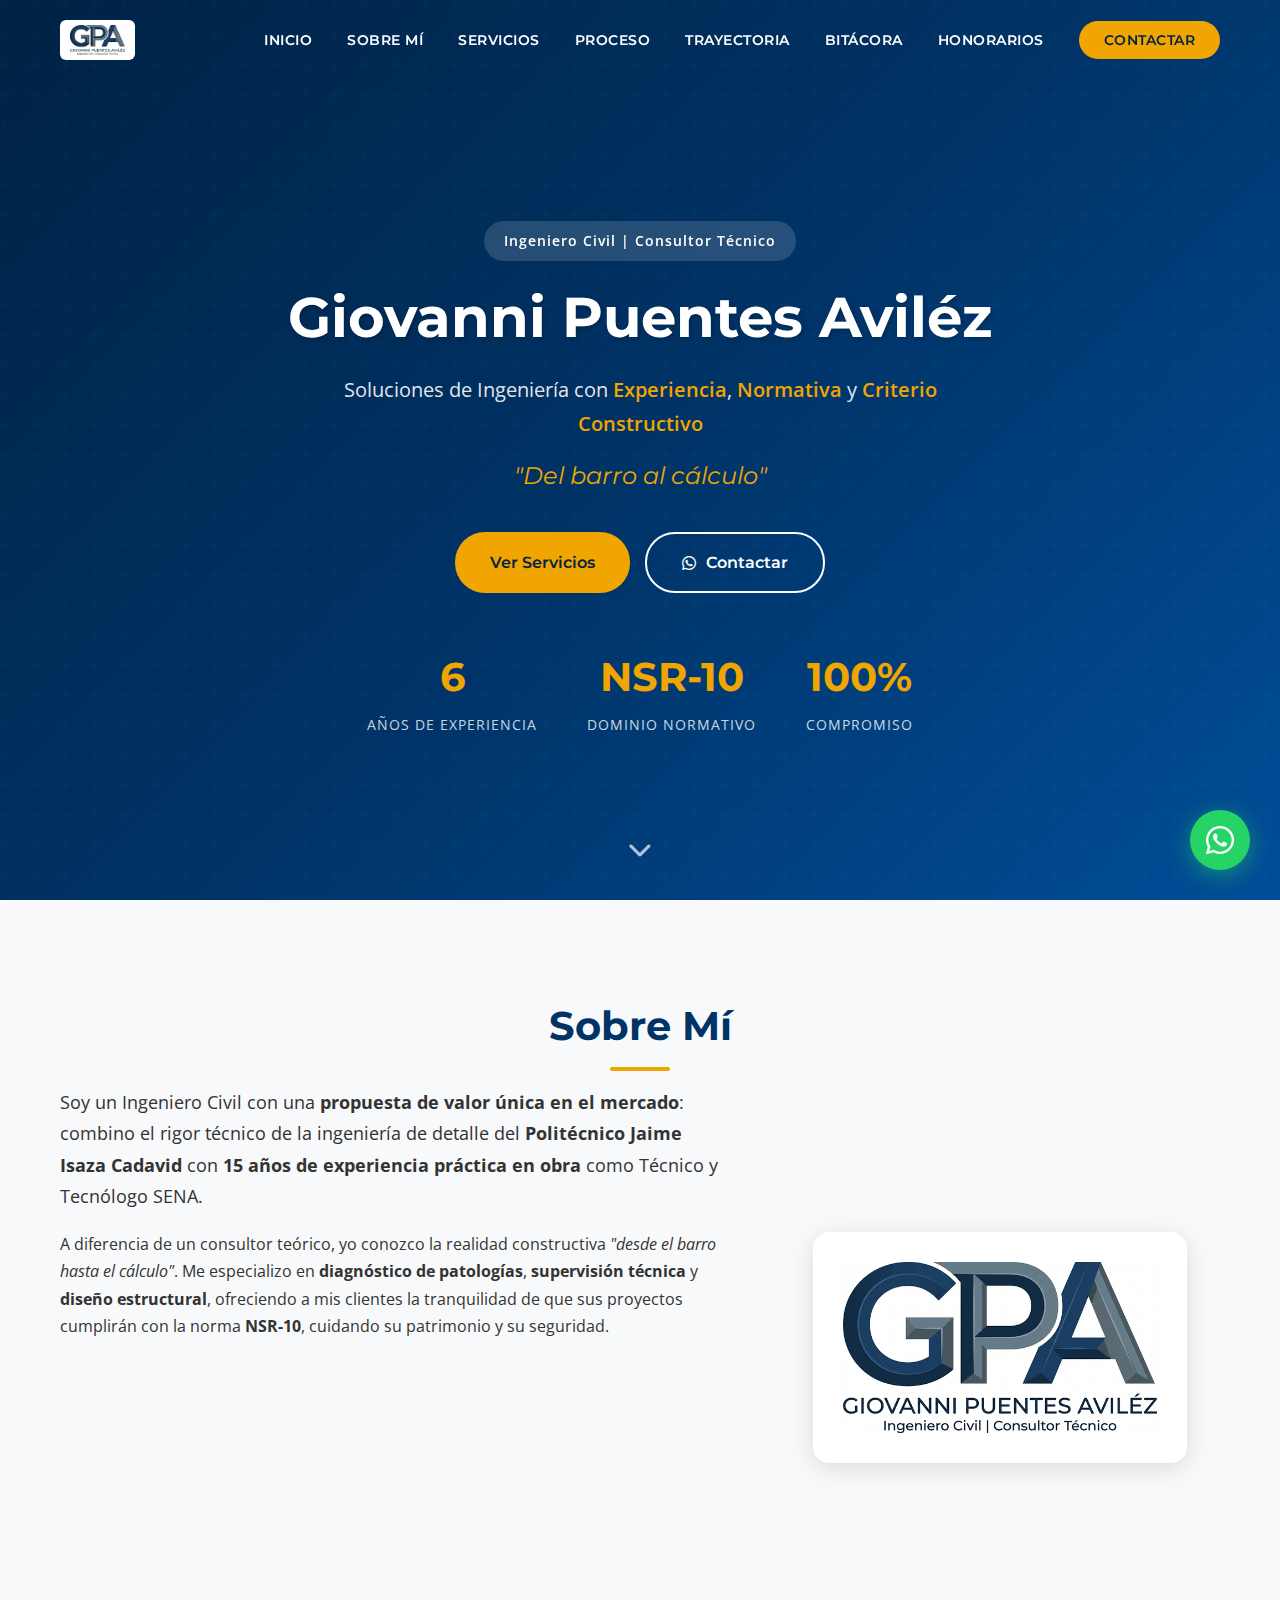
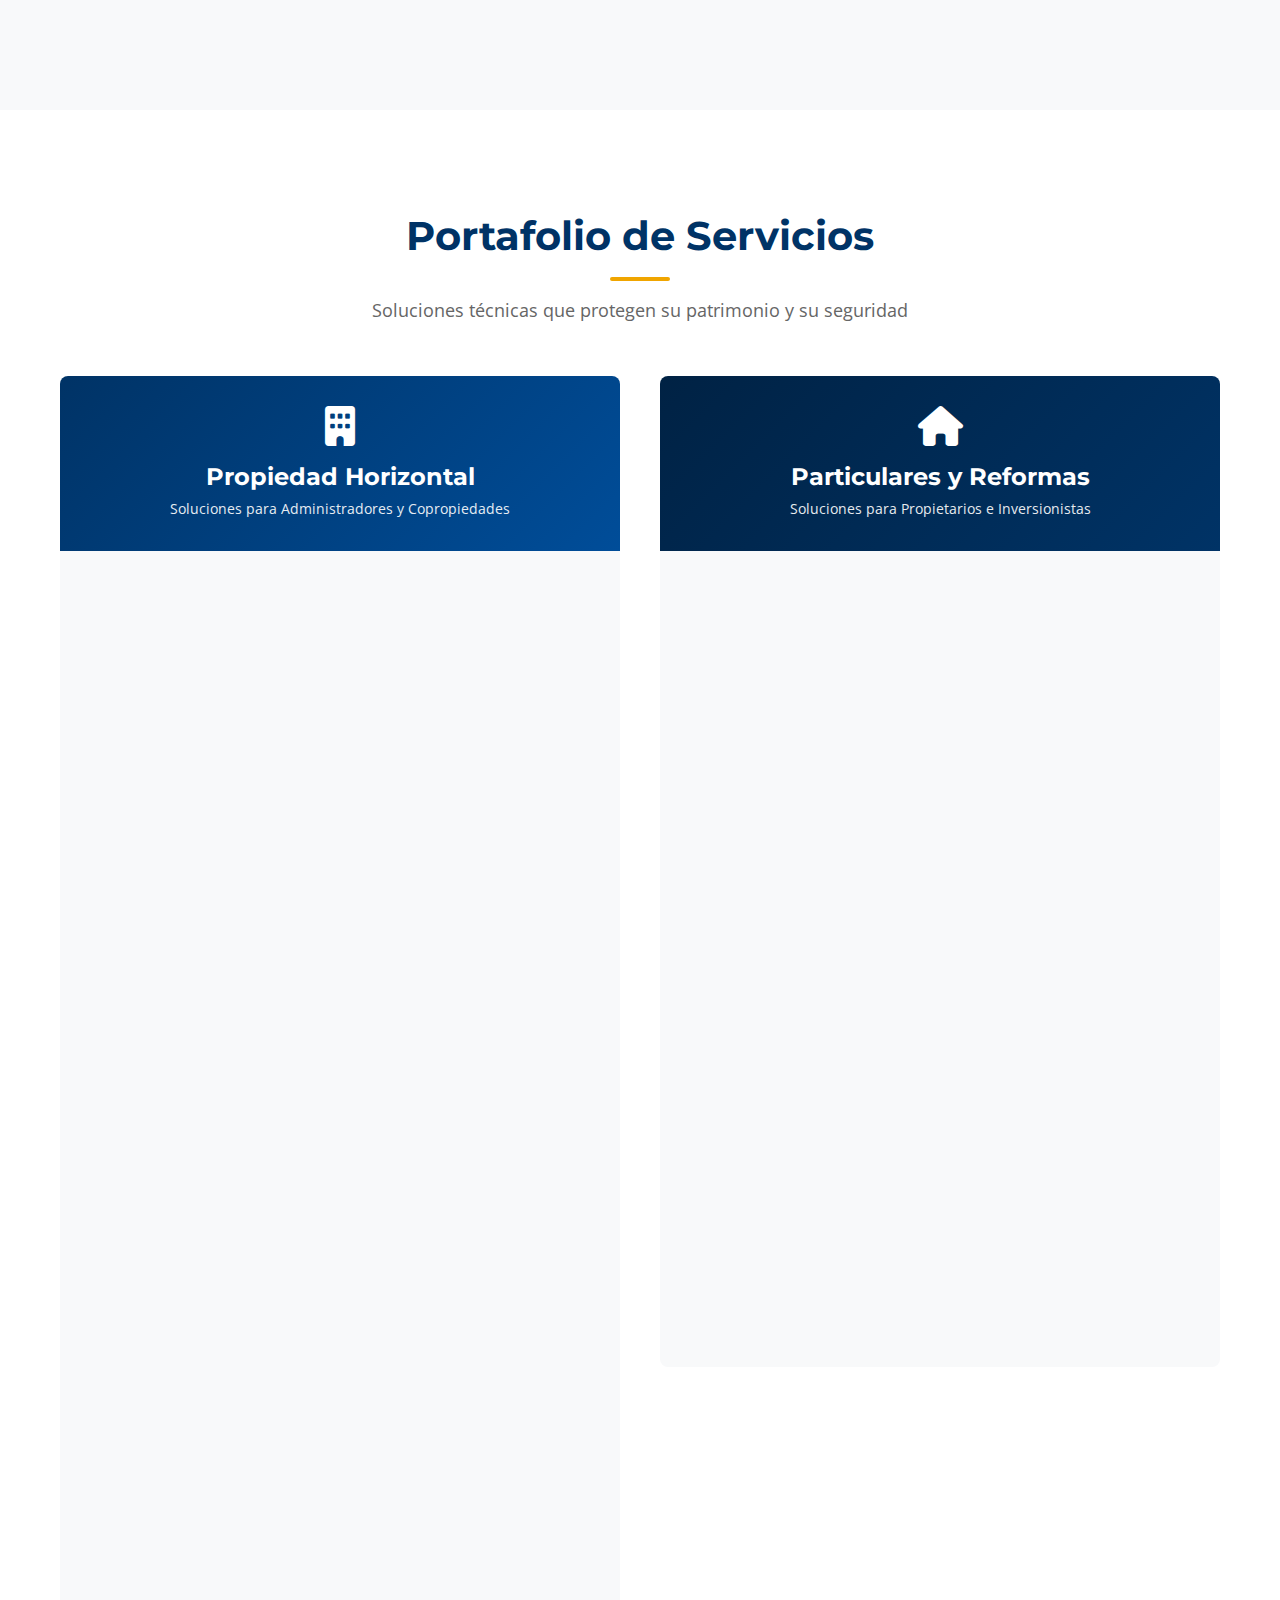
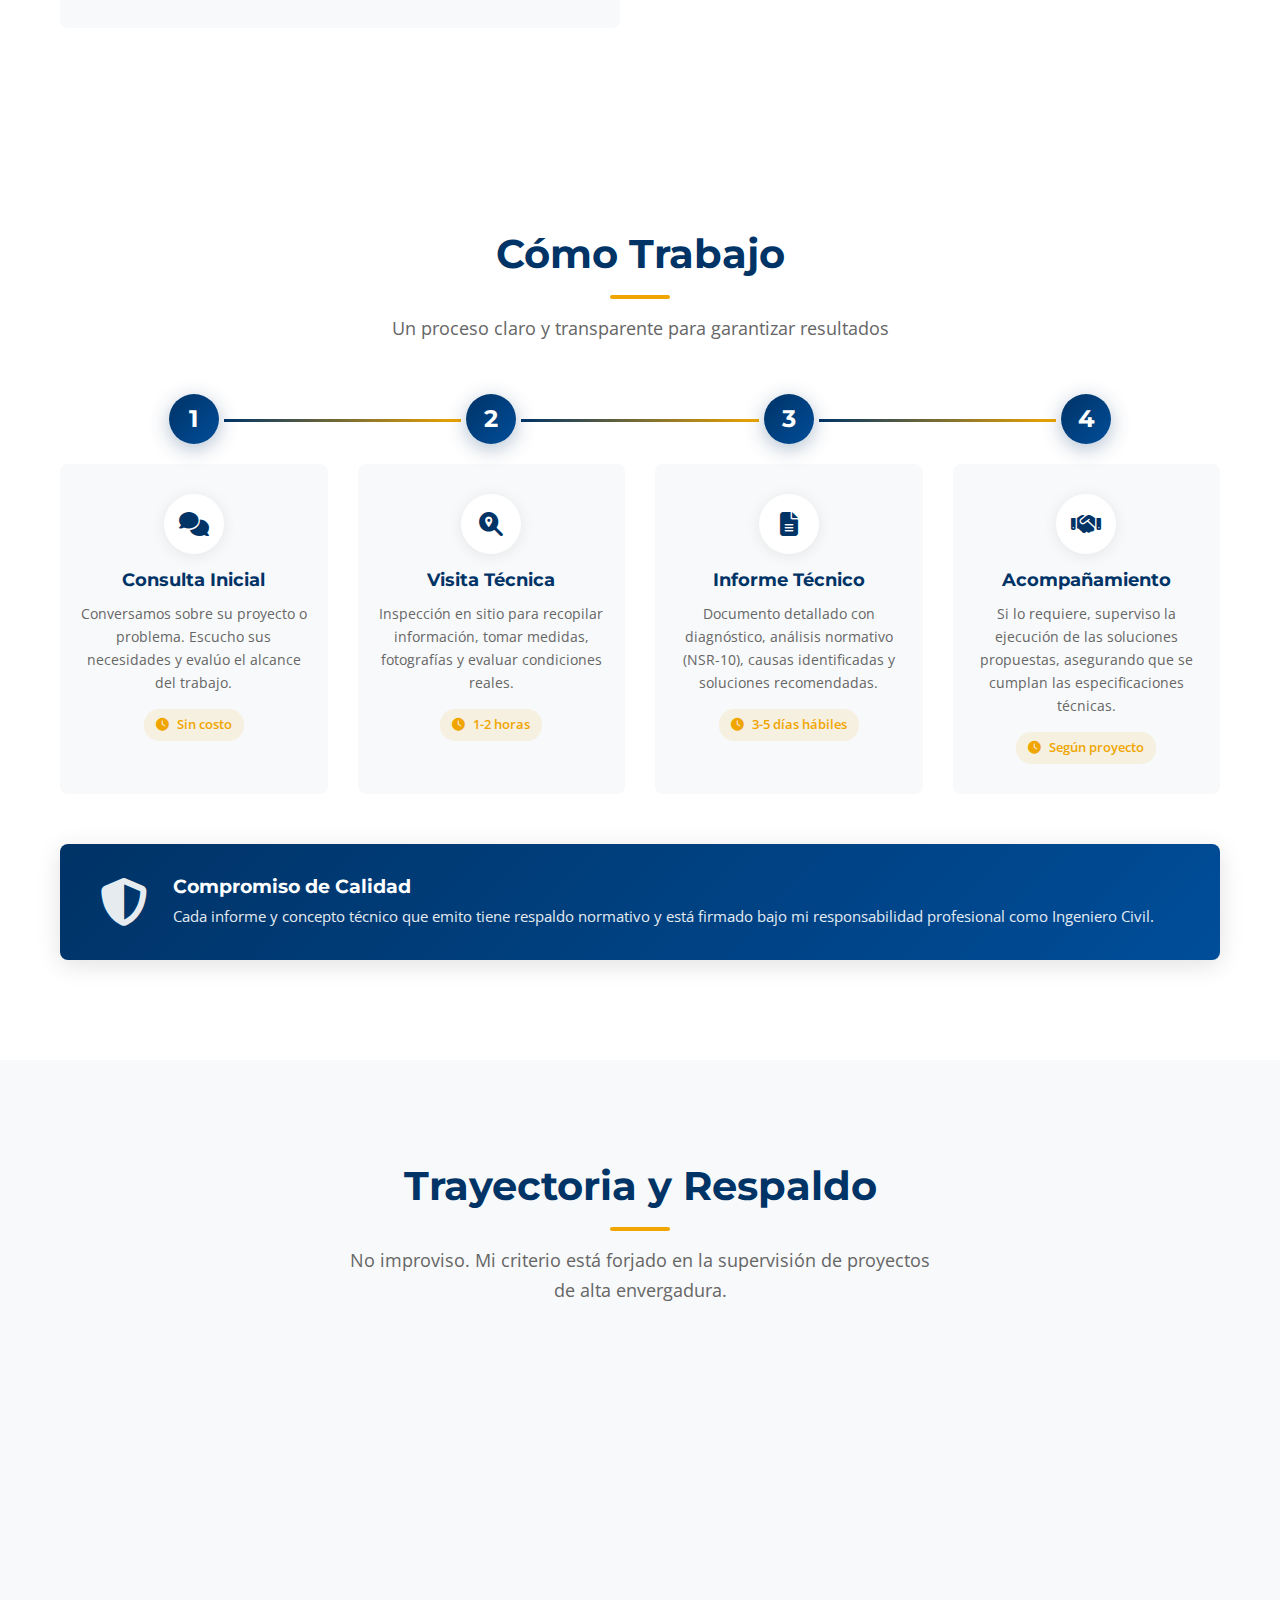
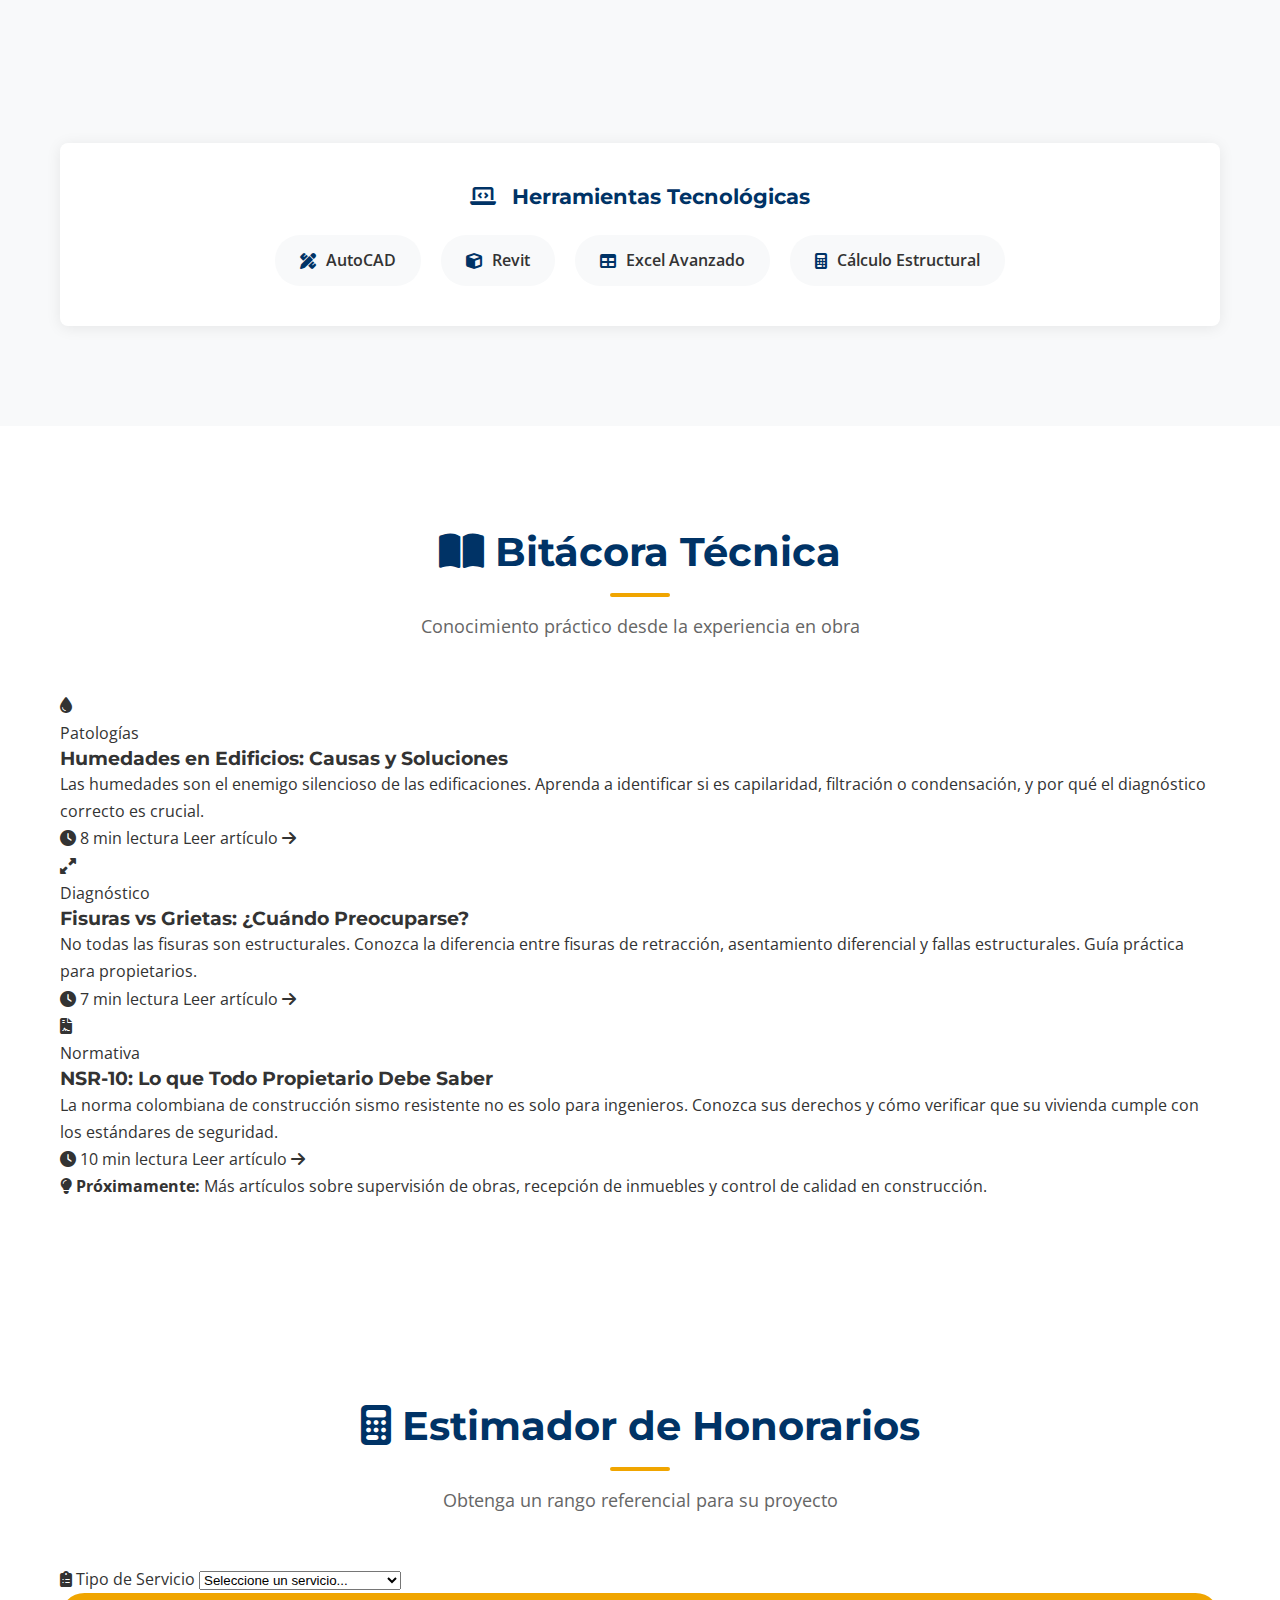
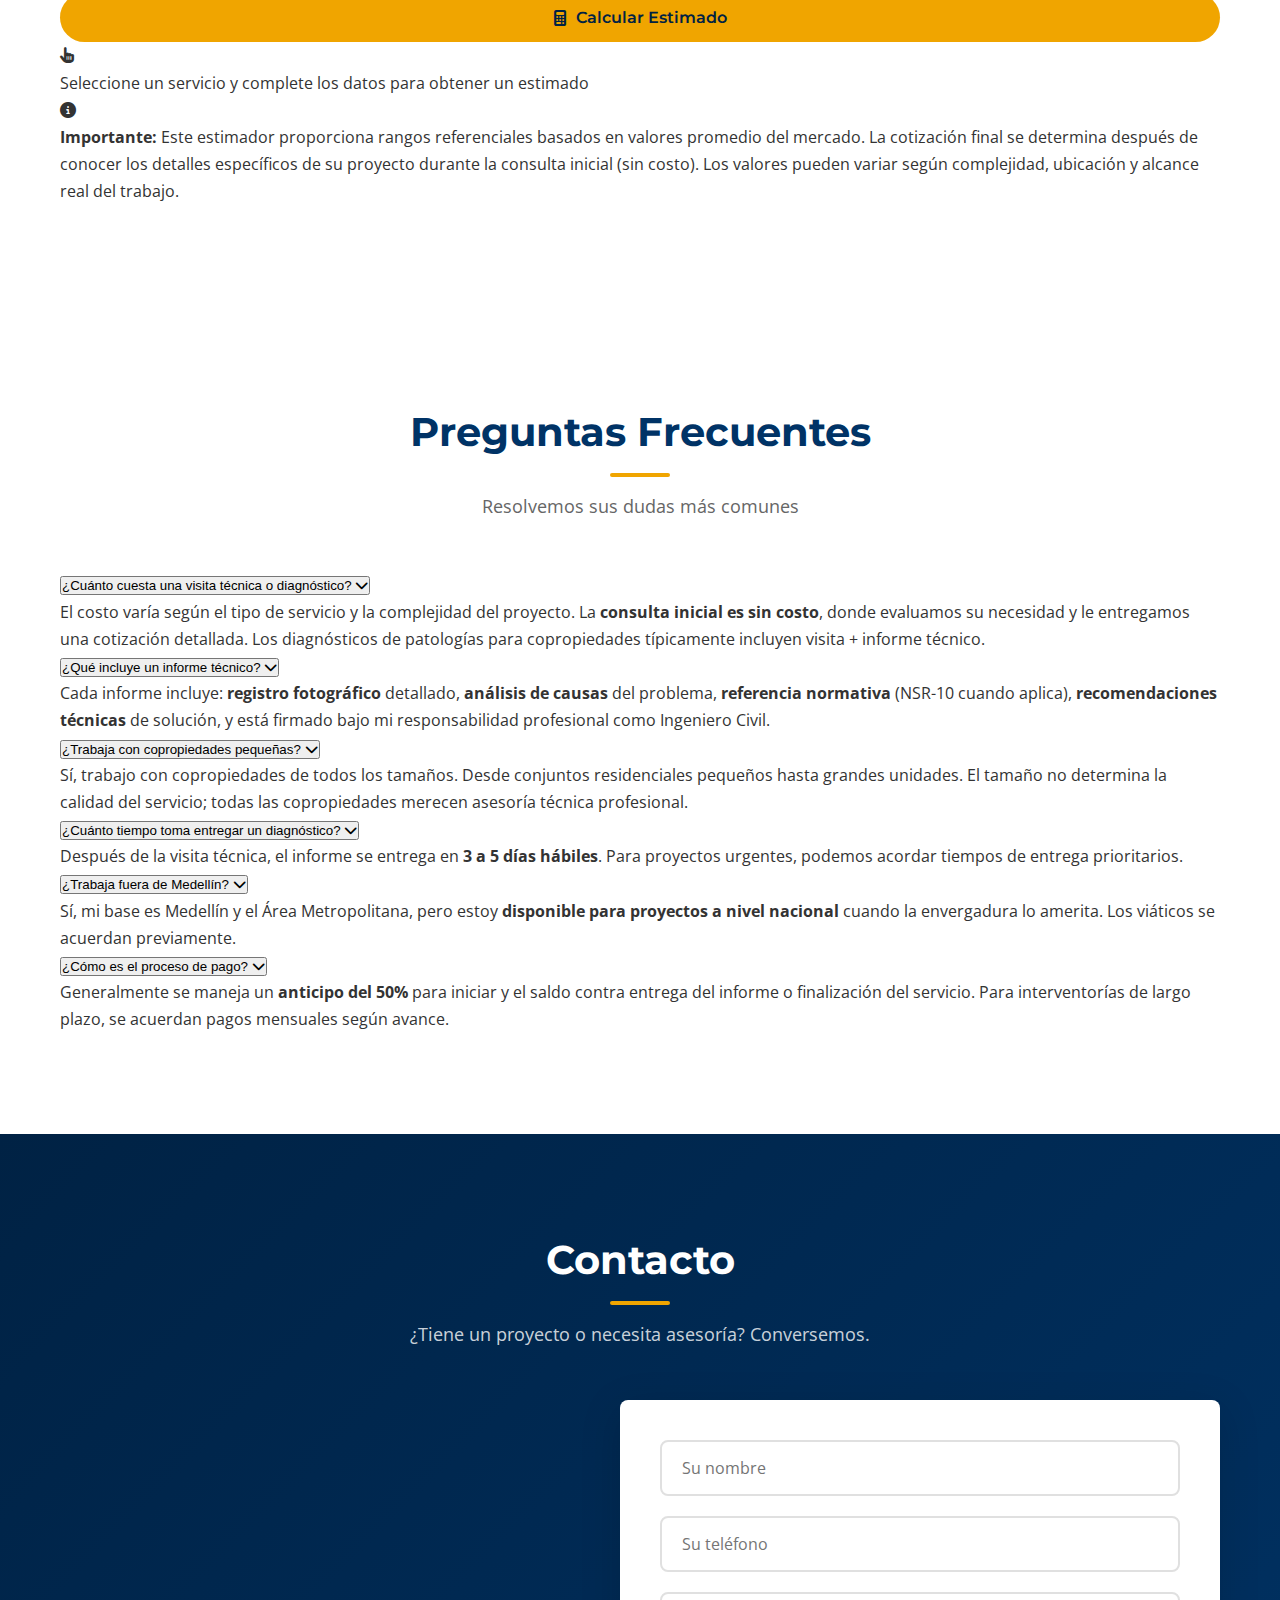
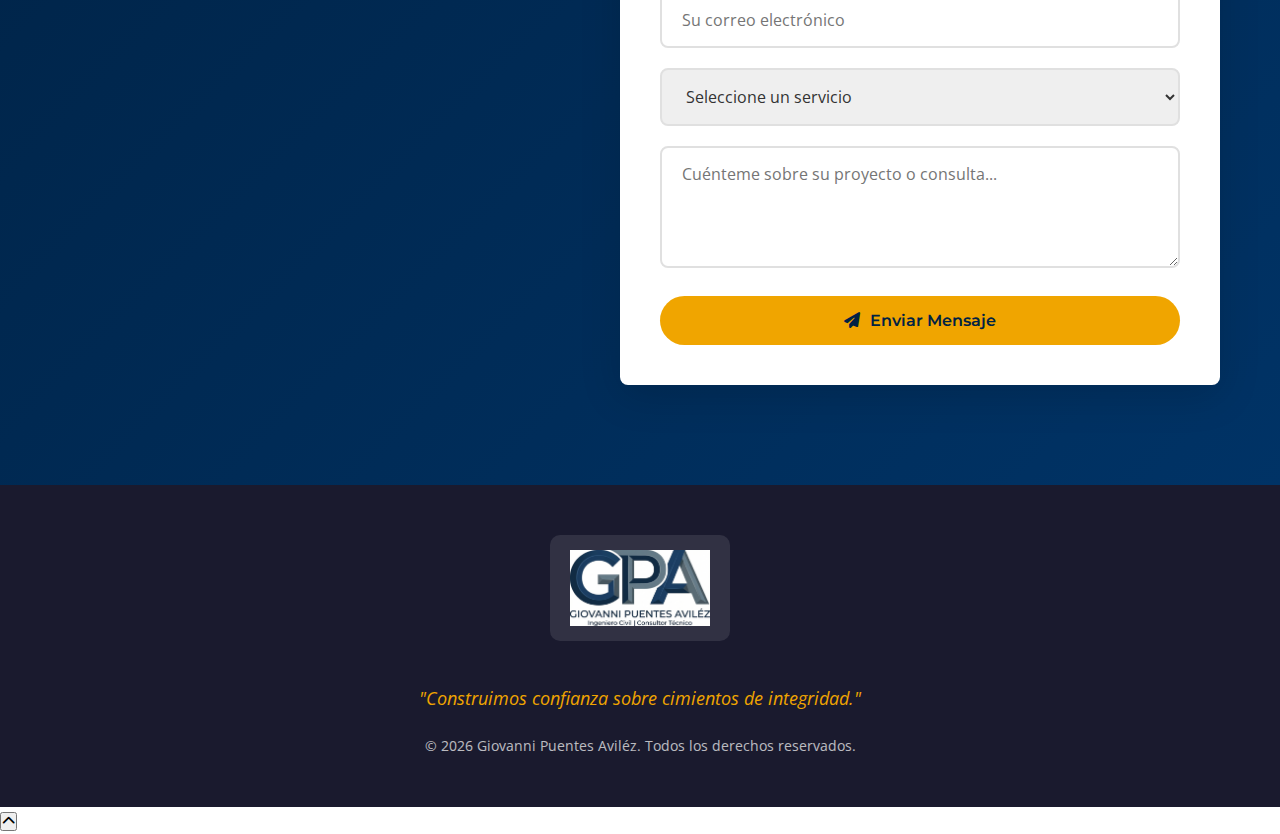
<file: index.html>
<!DOCTYPE html>
<html lang="es">
<head>
    <meta charset="UTF-8">
    <meta name="viewport" content="width=device-width, initial-scale=1.0">
    <meta name="google-site-verification" content="RjV_e_QEi4vQOyTm7ag7mIcTJfCUZMAb8BZRvcpfYEM" />
    <meta name="description" content="Giovanni Puentes Aviléz - Ingeniero Civil especializado en diagnóstico de patologías, supervisión técnica y diseño estructural. Base Medellín, disponibilidad nacional.">
    <meta name="keywords" content="ingeniero civil, patologías constructivas, NSR-10, Medellín, interventoría, diseño estructural, fisuras, grietas, humedades">
    <meta name="author" content="Giovanni Puentes Aviléz">
    
    <!-- Canonical URL -->
    <link rel="canonical" href="https://gpaconsultoria.github.io/">
    
    <!-- Open Graph para redes sociales -->
    <meta property="og:title" content="Ing. Giovanni Puentes Aviléz | Consultor en Ingeniería Civil">
    <meta property="og:description" content="Soluciones de ingeniería con experiencia, normativa y criterio constructivo. Del barro al cálculo.">
    <meta property="og:type" content="website">
    <meta property="og:image" content="https://gpaconsultoria.github.io/logo.png">
    <meta property="og:url" content="https://gpaconsultoria.github.io/">
    <meta property="og:locale" content="es_CO">
    <meta property="og:site_name" content="GPA Consultoría - Ing. Giovanni Puentes">
    <meta name="twitter:card" content="summary_large_image">
    
    <!-- Favicon -->
    <link rel="icon" type="image/svg+xml" href="data:image/svg+xml,<svg xmlns='http://www.w3.org/2000/svg' viewBox='0 0 100 100'><rect width='100' height='100' rx='15' fill='%23003366'/><text x='50' y='68' font-family='Arial,sans-serif' font-size='40' font-weight='bold' fill='white' text-anchor='middle'>GPA</text></svg>">
    
    <title>Ing. Giovanni Puentes Aviléz | Consultor en Ingeniería Civil en Medellín</title>
    
    <!-- Schema.org - Datos Estructurados para SEO Local -->
    <script type="application/ld+json">
    {
        "@context": "https://schema.org",
        "@type": "ProfessionalService",
        "name": "GPA Consultoría - Ing. Giovanni Puentes Aviléz",
        "description": "Ingeniero Civil especializado en diagnóstico de patologías constructivas, supervisión técnica, interventoría y diseño estructural según NSR-10.",
        "url": "https://gpaconsultoria.github.io/",
        "logo": "https://gpaconsultoria.github.io/logo.png",
        "image": "https://gpaconsultoria.github.io/logo.png",
        "telephone": "+573173369020",
        "email": "gp1042345@gmail.com",
        "address": {
            "@type": "PostalAddress",
            "addressLocality": "Medellín",
            "addressRegion": "Antioquia",
            "addressCountry": "CO"
        },
        "geo": {
            "@type": "GeoCoordinates",
            "latitude": "6.2442",
            "longitude": "-75.5812"
        },
        "areaServed": [
            {
                "@type": "City",
                "name": "Medellín"
            },
            {
                "@type": "Country",
                "name": "Colombia"
            }
        ],
        "serviceType": [
            "Diagnóstico de Patologías Constructivas",
            "Supervisión Técnica de Obras",
            "Interventoría de Mantenimientos",
            "Diseño Estructural",
            "Peritaje Técnico",
            "Consultoría NSR-10"
        ],
        "priceRange": "$$",
        "openingHoursSpecification": {
            "@type": "OpeningHoursSpecification",
            "dayOfWeek": ["Monday", "Tuesday", "Wednesday", "Thursday", "Friday"],
            "opens": "08:00",
            "closes": "18:00"
        },
        "sameAs": [],
        "founder": {
            "@type": "Person",
            "name": "Giovanni Puentes Aviléz",
            "jobTitle": "Ingeniero Civil",
            "alumniOf": [
                {
                    "@type": "EducationalOrganization",
                    "name": "Politécnico Jaime Isaza Cadavid"
                },
                {
                    "@type": "EducationalOrganization",
                    "name": "SENA"
                }
            ]
        }
    }
    </script>
    
    <!-- Google Fonts -->
    <link rel="preconnect" href="https://fonts.googleapis.com">
    <link rel="preconnect" href="https://fonts.gstatic.com" crossorigin>
    <link href="https://fonts.googleapis.com/css2?family=Montserrat:wght@400;600;700&family=Open+Sans:wght@400;500;600&display=swap" rel="stylesheet">
    
    <!-- Font Awesome -->
    <link rel="stylesheet" href="https://cdnjs.cloudflare.com/ajax/libs/font-awesome/6.5.1/css/all.min.css">
    
    <link rel="stylesheet" href="styles.css">
</head>
<body>
    <!-- ===== NAVEGACIÓN ===== -->
    <nav class="navbar" id="navbar">
        <div class="nav-container">
            <a href="#inicio" class="nav-logo">
                <img src="logo.png" alt="GPA - Giovanni Puentes Aviléz" class="logo-img">
            </a>
            <button class="nav-toggle" id="nav-toggle" aria-label="Menú">
                <i class="fas fa-bars"></i>
            </button>
            <ul class="nav-menu" id="nav-menu">
                <li><a href="#inicio" class="nav-link">Inicio</a></li>
                <li><a href="#sobre-mi" class="nav-link">Sobre Mí</a></li>
                <li><a href="#servicios" class="nav-link">Servicios</a></li>
                <li><a href="#proceso" class="nav-link">Proceso</a></li>
                <li><a href="#trayectoria" class="nav-link">Trayectoria</a></li>
                <li><a href="#bitacora" class="nav-link">Bitácora</a></li>
                <li><a href="#estimador" class="nav-link">Honorarios</a></li>
                <li><a href="#contacto" class="nav-link nav-cta">Contactar</a></li>
            </ul>
        </div>
    </nav>

    <!-- ===== HERO SECTION ===== -->
    <header class="hero" id="inicio">
        <div class="hero-content">
            <div class="hero-badge">Ingeniero Civil | Consultor Técnico</div>
            <h1 class="hero-title">Giovanni Puentes Aviléz</h1>
            <p class="hero-subtitle">Soluciones de Ingeniería con <span class="highlight">Experiencia</span>, <span class="highlight">Normativa</span> y <span class="highlight">Criterio Constructivo</span></p>
            <p class="hero-tagline">"Del barro al cálculo"</p>
            <div class="hero-cta">
                <a href="#servicios" class="btn btn-primary">Ver Servicios</a>
                <a href="#contacto" class="btn btn-secondary">
                    <i class="fab fa-whatsapp"></i> Contactar
                </a>
            </div>
            <div class="hero-stats">
                <div class="stat">
                    <span class="stat-number">15+</span>
                    <span class="stat-label">Años de Experiencia</span>
                </div>
                <div class="stat">
                    <span class="stat-number">NSR-10</span>
                    <span class="stat-label">Dominio Normativo</span>
                </div>
                <div class="stat">
                    <span class="stat-number">100%</span>
                    <span class="stat-label">Compromiso</span>
                </div>
            </div>
        </div>
        <div class="hero-scroll">
            <a href="#sobre-mi"><i class="fas fa-chevron-down"></i></a>
        </div>
    </header>

    <!-- ===== SOBRE MÍ ===== -->
    <section class="section sobre-mi" id="sobre-mi">
        <div class="container">
            <h2 class="section-title">Sobre Mí</h2>
            <div class="sobre-mi-content">
                <div class="sobre-mi-text">
                    <p class="lead">
                        Soy un Ingeniero Civil con una <strong>propuesta de valor única en el mercado</strong>: combino el rigor técnico de la ingeniería de detalle del <strong>Politécnico Jaime Isaza Cadavid</strong> con <strong>15 años de experiencia práctica en obra</strong> como Técnico y Tecnólogo SENA.
                    </p>
                    <p>
                        A diferencia de un consultor teórico, yo conozco la realidad constructiva <em>"desde el barro hasta el cálculo"</em>. Me especializo en <strong>diagnóstico de patologías</strong>, <strong>supervisión técnica</strong> y <strong>diseño estructural</strong>, ofreciendo a mis clientes la tranquilidad de que sus proyectos cumplirán con la norma <strong>NSR-10</strong>, cuidando su patrimonio y su seguridad.
                    </p>
                    <div class="credenciales">
                        <div class="credencial">
                            <i class="fas fa-graduation-cap"></i>
                            <span>Politécnico Jaime Isaza Cadavid</span>
                        </div>
                        <div class="credencial">
                            <i class="fas fa-tools"></i>
                            <span>Técnico y Tecnólogo SENA</span>
                        </div>
                        <div class="credencial">
                            <i class="fas fa-map-marker-alt"></i>
                            <span>Base Medellín | Disponibilidad Nacional</span>
                        </div>
                    </div>
                </div>
                <div class="sobre-mi-imagen">
                    <img src="logo.png" alt="GPA - Giovanni Puentes Aviléz" class="logo-grande-img">
                </div>
            </div>
        </div>
    </section>

    <!-- ===== SERVICIOS ===== -->
    <section class="section servicios" id="servicios">
        <div class="container">
            <h2 class="section-title">Portafolio de Servicios</h2>
            <p class="section-subtitle">Soluciones técnicas que protegen su patrimonio y su seguridad</p>
            
            <div class="servicios-grid">
                <!-- Propiedad Horizontal -->
                <div class="servicios-categoria">
                    <div class="categoria-header">
                        <i class="fas fa-building"></i>
                        <h3>Propiedad Horizontal</h3>
                        <p>Soluciones para Administradores y Copropiedades</p>
                    </div>
                    <div class="servicios-lista">
                        <div class="servicio-card">
                            <div class="servicio-icon"><i class="fas fa-search"></i></div>
                            <h4>Diagnóstico de Patologías Constructivas</h4>
                            <p>Evaluación técnica de humedades, fisuras, asentamientos y fachadas. Informes con causa raíz y solución definitiva.</p>
                            <span class="servicio-beneficio"><i class="fas fa-check-circle"></i> Tranquilidad y decisiones informadas</span>
                        </div>
                        <div class="servicio-card">
                            <div class="servicio-icon"><i class="fas fa-clipboard-check"></i></div>
                            <h4>Interventoría de Mantenimientos</h4>
                            <p>Supervisión a contratistas (fachadistas, impermeabilizadores) para validar materiales y cumplimiento normativo.</p>
                            <span class="servicio-beneficio"><i class="fas fa-check-circle"></i> Control real sobre su inversión</span>
                        </div>
                        <div class="servicio-card">
                            <div class="servicio-icon"><i class="fas fa-handshake"></i></div>
                            <h4>Recepción de Zonas Comunes</h4>
                            <p>Acompañamiento técnico para recibir obras nuevas a constructores, validando acabados y redes.</p>
                            <span class="servicio-beneficio"><i class="fas fa-check-circle"></i> Evite vicios ocultos</span>
                        </div>
                        <div class="servicio-card">
                            <div class="servicio-icon"><i class="fas fa-hard-hat"></i></div>
                            <h4>Gestión de Riesgos y Alturas</h4>
                            <p>Asesoría en protocolos de seguridad para trabajos en zonas comunes.</p>
                            <span class="servicio-beneficio"><i class="fas fa-check-circle"></i> Minimice riesgos legales</span>
                        </div>
                    </div>
                </div>

                <!-- Particulares y Reformas -->
                <div class="servicios-categoria">
                    <div class="categoria-header categoria-alt">
                        <i class="fas fa-home"></i>
                        <h3>Particulares y Reformas</h3>
                        <p>Soluciones para Propietarios e Inversionistas</p>
                    </div>
                    <div class="servicios-lista">
                        <div class="servicio-card">
                            <div class="servicio-icon"><i class="fas fa-drafting-compass"></i></div>
                            <h4>Diseño Estructural</h4>
                            <p>Cálculo para ampliaciones, reformas y viviendas unifamiliares, optimizando materiales sin sacrificar seguridad.</p>
                            <span class="servicio-beneficio"><i class="fas fa-check-circle"></i> Ahorro inteligente con respaldo normativo</span>
                        </div>
                        <div class="servicio-card">
                            <div class="servicio-icon"><i class="fas fa-eye"></i></div>
                            <h4>Supervisión Técnica Itinerante</h4>
                            <p>Visitas de control a su obra para auditar a su maestro o contratista. "Soy sus ojos técnicos en el proyecto."</p>
                            <span class="servicio-beneficio"><i class="fas fa-check-circle"></i> Tranquilidad sin estar presente</span>
                        </div>
                        <div class="servicio-card">
                            <div class="servicio-icon"><i class="fas fa-file-signature"></i></div>
                            <h4>Peritaje Técnico</h4>
                            <p>Conceptos profesionales para toma de decisiones en compra o reparación de inmuebles.</p>
                            <span class="servicio-beneficio"><i class="fas fa-check-circle"></i> Invierta con certeza</span>
                        </div>
                    </div>
                </div>
            </div>
        </div>
    </section>

    <!-- ===== CÓMO TRABAJO ===== -->
    <section class="section como-trabajo" id="proceso">
        <div class="container">
            <h2 class="section-title">Cómo Trabajo</h2>
            <p class="section-subtitle">Un proceso claro y transparente para garantizar resultados</p>
            
            <div class="proceso-timeline">
                <div class="proceso-step">
                    <div class="paso-numero">1</div>
                    <div class="paso-contenido">
                        <div class="paso-icon"><i class="fas fa-comments"></i></div>
                        <h4>Consulta Inicial</h4>
                        <p>Conversamos sobre su proyecto o problema. Escucho sus necesidades y evalúo el alcance del trabajo.</p>
                        <span class="paso-tiempo"><i class="fas fa-clock"></i> Sin costo</span>
                    </div>
                </div>
                
                <div class="proceso-step">
                    <div class="paso-numero">2</div>
                    <div class="paso-contenido">
                        <div class="paso-icon"><i class="fas fa-search-location"></i></div>
                        <h4>Visita Técnica</h4>
                        <p>Inspección en sitio para recopilar información, tomar medidas, fotografías y evaluar condiciones reales.</p>
                        <span class="paso-tiempo"><i class="fas fa-clock"></i> 1-2 horas</span>
                    </div>
                </div>
                
                <div class="proceso-step">
                    <div class="paso-numero">3</div>
                    <div class="paso-contenido">
                        <div class="paso-icon"><i class="fas fa-file-alt"></i></div>
                        <h4>Informe Técnico</h4>
                        <p>Documento detallado con diagnóstico, análisis normativo (NSR-10), causas identificadas y soluciones recomendadas.</p>
                        <span class="paso-tiempo"><i class="fas fa-clock"></i> 3-5 días hábiles</span>
                    </div>
                </div>
                
                <div class="proceso-step">
                    <div class="paso-numero">4</div>
                    <div class="paso-contenido">
                        <div class="paso-icon"><i class="fas fa-handshake"></i></div>
                        <h4>Acompañamiento</h4>
                        <p>Si lo requiere, superviso la ejecución de las soluciones propuestas, asegurando que se cumplan las especificaciones técnicas.</p>
                        <span class="paso-tiempo"><i class="fas fa-clock"></i> Según proyecto</span>
                    </div>
                </div>
            </div>
            
            <div class="proceso-garantia">
                <i class="fas fa-shield-alt"></i>
                <div>
                    <h4>Compromiso de Calidad</h4>
                    <p>Cada informe y concepto técnico que emito tiene respaldo normativo y está firmado bajo mi responsabilidad profesional como Ingeniero Civil.</p>
                </div>
            </div>
        </div>
    </section>

    <!-- ===== TRAYECTORIA ===== -->
    <section class="section trayectoria" id="trayectoria">
        <div class="container">
            <h2 class="section-title">Trayectoria y Respaldo</h2>
            <p class="section-subtitle">No improviso. Mi criterio está forjado en la supervisión de proyectos de alta envergadura.</p>
            
            <div class="trayectoria-grid">
                <div class="trayectoria-card">
                    <div class="trayectoria-icon">
                        <i class="fas fa-balance-scale"></i>
                    </div>
                    <h4>Dominio Normativo NSR-10</h4>
                    <p>Manejo integral de Títulos B, C, F, H, I. Cada concepto emitido tiene respaldo técnico y legal vigente.</p>
                </div>
                <div class="trayectoria-card">
                    <div class="trayectoria-icon">
                        <i class="fas fa-shield-alt"></i>
                    </div>
                    <h4>Liderazgo en Seguridad Industrial</h4>
                    <p>Experiencia liderando departamentos de seguridad y reducción de siniestralidad, protegiendo personas e inversión.</p>
                </div>
                <div class="trayectoria-card">
                    <div class="trayectoria-icon">
                        <i class="fas fa-check-double"></i>
                    </div>
                    <h4>Control de Calidad en Obra</h4>
                    <p>Más de una década supervisando vaciados de concreto, estructuras metálicas y estabilización de taludes en Medellín.</p>
                </div>
            </div>

            <!-- Herramientas -->
            <div class="herramientas">
                <h3><i class="fas fa-laptop-code"></i> Herramientas Tecnológicas</h3>
                <div class="herramientas-lista">
                    <span class="herramienta"><i class="fas fa-pencil-ruler"></i> AutoCAD</span>
                    <span class="herramienta"><i class="fas fa-cube"></i> Revit</span>
                    <span class="herramienta"><i class="fas fa-table"></i> Excel Avanzado</span>
                    <span class="herramienta"><i class="fas fa-calculator"></i> Cálculo Estructural</span>
                </div>
            </div>
        </div>
    </section>

    <!-- ===== BITÁCORA TÉCNICA ===== -->
    <section class="section bitacora" id="bitacora">
        <div class="container">
            <h2 class="section-title"><i class="fas fa-book-open"></i> Bitácora Técnica</h2>
            <p class="section-subtitle">Conocimiento práctico desde la experiencia en obra</p>
            
            <div class="bitacora-grid">
                <article class="bitacora-card">
                    <a href="humedades-en-edificios.html" class="bitacora-link">
                        <div class="bitacora-imagen">
                            <i class="fas fa-tint"></i>
                        </div>
                        <div class="bitacora-contenido">
                            <span class="bitacora-categoria">Patologías</span>
                            <h3>Humedades en Edificios: Causas y Soluciones</h3>
                            <p>Las humedades son el enemigo silencioso de las edificaciones. Aprenda a identificar si es capilaridad, filtración o condensación, y por qué el diagnóstico correcto es crucial.</p>
                            <div class="bitacora-meta">
                                <span><i class="fas fa-clock"></i> 8 min lectura</span>
                                <span class="bitacora-leer">Leer artículo <i class="fas fa-arrow-right"></i></span>
                            </div>
                        </div>
                    </a>
                </article>

                <article class="bitacora-card">
                    <a href="fisuras-vs-grietas.html" class="bitacora-link">
                        <div class="bitacora-imagen">
                            <i class="fas fa-expand-alt"></i>
                        </div>
                        <div class="bitacora-contenido">
                            <span class="bitacora-categoria">Diagnóstico</span>
                            <h3>Fisuras vs Grietas: ¿Cuándo Preocuparse?</h3>
                            <p>No todas las fisuras son estructurales. Conozca la diferencia entre fisuras de retracción, asentamiento diferencial y fallas estructurales. Guía práctica para propietarios.</p>
                            <div class="bitacora-meta">
                                <span><i class="fas fa-clock"></i> 7 min lectura</span>
                                <span class="bitacora-leer">Leer artículo <i class="fas fa-arrow-right"></i></span>
                            </div>
                        </div>
                    </a>
                </article>

                <article class="bitacora-card">
                    <a href="nsr-10-propietarios.html" class="bitacora-link">
                        <div class="bitacora-imagen">
                            <i class="fas fa-file-contract"></i>
                        </div>
                        <div class="bitacora-contenido">
                            <span class="bitacora-categoria">Normativa</span>
                            <h3>NSR-10: Lo que Todo Propietario Debe Saber</h3>
                            <p>La norma colombiana de construcción sismo resistente no es solo para ingenieros. Conozca sus derechos y cómo verificar que su vivienda cumple con los estándares de seguridad.</p>
                            <div class="bitacora-meta">
                                <span><i class="fas fa-clock"></i> 10 min lectura</span>
                                <span class="bitacora-leer">Leer artículo <i class="fas fa-arrow-right"></i></span>
                            </div>
                        </div>
                    </a>
                </article>
            </div>

            <div class="bitacora-cta">
                <p><i class="fas fa-lightbulb"></i> <strong>Próximamente:</strong> Más artículos sobre supervisión de obras, recepción de inmuebles y control de calidad en construcción.</p>
            </div>
        </div>
    </section>

    <!-- ===== ESTIMADOR DE HONORARIOS ===== -->
    <section class="section estimador" id="estimador">
        <div class="container">
            <h2 class="section-title"><i class="fas fa-calculator"></i> Estimador de Honorarios</h2>
            <p class="section-subtitle">Obtenga un rango referencial para su proyecto</p>
            
            <div class="estimador-container">
                <div class="estimador-form">
                    <div class="estimador-grupo">
                        <label for="tipoServicio"><i class="fas fa-clipboard-list"></i> Tipo de Servicio</label>
                        <select id="tipoServicio">
                            <option value="">Seleccione un servicio...</option>
                            <option value="visita">Visita Técnica Simple</option>
                            <option value="patologias">Informe de Patologías</option>
                            <option value="interventoria">Interventoría de Obras</option>
                            <option value="diseno">Diseño Estructural</option>
                            <option value="supervision">Supervisión Técnica Itinerante</option>
                            <option value="peritaje">Peritaje Técnico</option>
                        </select>
                    </div>

                    <div class="estimador-grupo" id="grupoArea" style="display: none;">
                        <label for="areaProyecto"><i class="fas fa-ruler-combined"></i> Área Aproximada (m²)</label>
                        <input type="number" id="areaProyecto" placeholder="Ej: 80" min="1">
                    </div>

                    <div class="estimador-grupo" id="grupoTipo" style="display: none;">
                        <label for="tipoEdificacion"><i class="fas fa-building"></i> Tipo de Edificación</label>
                        <select id="tipoEdificacion">
                            <option value="residencial">Vivienda / Apartamento</option>
                            <option value="comercial">Local Comercial</option>
                            <option value="ph">Propiedad Horizontal</option>
                            <option value="industrial">Industrial / Bodega</option>
                        </select>
                    </div>

                    <div class="estimador-grupo" id="grupoVisitas" style="display: none;">
                        <label for="numVisitas"><i class="fas fa-calendar-check"></i> Número de Visitas Estimadas</label>
                        <input type="number" id="numVisitas" placeholder="Ej: 4" min="1">
                    </div>

                    <button type="button" class="btn btn-primary btn-block" id="calcularBtn">
                        <i class="fas fa-calculator"></i> Calcular Estimado
                    </button>
                </div>

                <div class="estimador-resultado" id="resultadoEstimador">
                    <div class="resultado-placeholder">
                        <i class="fas fa-hand-pointer"></i>
                        <p>Seleccione un servicio y complete los datos para obtener un estimado</p>
                    </div>
                </div>
            </div>

            <div class="estimador-disclaimer">
                <i class="fas fa-info-circle"></i>
                <p><strong>Importante:</strong> Este estimador proporciona rangos referenciales basados en valores promedio del mercado. La cotización final se determina después de conocer los detalles específicos de su proyecto durante la consulta inicial (sin costo). Los valores pueden variar según complejidad, ubicación y alcance real del trabajo.</p>
            </div>
        </div>
    </section>

    <!-- ===== PREGUNTAS FRECUENTES ===== -->
    <section class="section faq" id="faq">
        <div class="container">
            <h2 class="section-title">Preguntas Frecuentes</h2>
            <p class="section-subtitle">Resolvemos sus dudas más comunes</p>
            
            <div class="faq-grid">
                <div class="faq-item">
                    <button class="faq-question">
                        <span>¿Cuánto cuesta una visita técnica o diagnóstico?</span>
                        <i class="fas fa-chevron-down"></i>
                    </button>
                    <div class="faq-answer">
                        <p>El costo varía según el tipo de servicio y la complejidad del proyecto. La <strong>consulta inicial es sin costo</strong>, donde evaluamos su necesidad y le entregamos una cotización detallada. Los diagnósticos de patologías para copropiedades típicamente incluyen visita + informe técnico.</p>
                    </div>
                </div>
                
                <div class="faq-item">
                    <button class="faq-question">
                        <span>¿Qué incluye un informe técnico?</span>
                        <i class="fas fa-chevron-down"></i>
                    </button>
                    <div class="faq-answer">
                        <p>Cada informe incluye: <strong>registro fotográfico</strong> detallado, <strong>análisis de causas</strong> del problema, <strong>referencia normativa</strong> (NSR-10 cuando aplica), <strong>recomendaciones técnicas</strong> de solución, y está firmado bajo mi responsabilidad profesional como Ingeniero Civil.</p>
                    </div>
                </div>
                
                <div class="faq-item">
                    <button class="faq-question">
                        <span>¿Trabaja con copropiedades pequeñas?</span>
                        <i class="fas fa-chevron-down"></i>
                    </button>
                    <div class="faq-answer">
                        <p>Sí, trabajo con copropiedades de todos los tamaños. Desde conjuntos residenciales pequeños hasta grandes unidades. El tamaño no determina la calidad del servicio; todas las copropiedades merecen asesoría técnica profesional.</p>
                    </div>
                </div>
                
                <div class="faq-item">
                    <button class="faq-question">
                        <span>¿Cuánto tiempo toma entregar un diagnóstico?</span>
                        <i class="fas fa-chevron-down"></i>
                    </button>
                    <div class="faq-answer">
                        <p>Después de la visita técnica, el informe se entrega en <strong>3 a 5 días hábiles</strong>. Para proyectos urgentes, podemos acordar tiempos de entrega prioritarios.</p>
                    </div>
                </div>
                
                <div class="faq-item">
                    <button class="faq-question">
                        <span>¿Trabaja fuera de Medellín?</span>
                        <i class="fas fa-chevron-down"></i>
                    </button>
                    <div class="faq-answer">
                        <p>Sí, mi base es Medellín y el Área Metropolitana, pero estoy <strong>disponible para proyectos a nivel nacional</strong> cuando la envergadura lo amerita. Los viáticos se acuerdan previamente.</p>
                    </div>
                </div>
                
                <div class="faq-item">
                    <button class="faq-question">
                        <span>¿Cómo es el proceso de pago?</span>
                        <i class="fas fa-chevron-down"></i>
                    </button>
                    <div class="faq-answer">
                        <p>Generalmente se maneja un <strong>anticipo del 50%</strong> para iniciar y el saldo contra entrega del informe o finalización del servicio. Para interventorías de largo plazo, se acuerdan pagos mensuales según avance.</p>
                    </div>
                </div>
            </div>
        </div>
    </section>

    <!-- ===== CONTACTO ===== -->
    <section class="section contacto" id="contacto">
        <div class="container">
            <h2 class="section-title">Contacto</h2>
            <p class="section-subtitle">¿Tiene un proyecto o necesita asesoría? Conversemos.</p>
            
            <div class="contacto-grid">
                <div class="contacto-info">
                    <div class="contacto-item">
                        <i class="fas fa-phone"></i>
                        <div>
                            <h4>Teléfono</h4>
                            <a href="tel:+573173369020">+57 317 336 90 20</a>
                        </div>
                    </div>
                    <div class="contacto-item">
                        <i class="fab fa-whatsapp"></i>
                        <div>
                            <h4>WhatsApp</h4>
                            <a href="https://wa.me/573173369020?text=Hola%20Ing.%20Giovanni,%20me%20interesa%20conocer%20sus%20servicios." target="_blank">Enviar mensaje</a>
                        </div>
                    </div>
                    <div class="contacto-item">
                        <i class="fas fa-envelope"></i>
                        <div>
                            <h4>Correo</h4>
                            <a href="mailto:gp1042345@gmail.com">gp1042345@gmail.com</a>
                        </div>
                    </div>
                    <div class="contacto-item">
                        <i class="fas fa-map-marker-alt"></i>
                        <div>
                            <h4>Ubicación</h4>
                            <p>Medellín, Colombia</p>
                            <small style="opacity: 0.8;">Disponible para proyectos a nivel nacional</small>
                        </div>
                    </div>
                </div>
                
                <form class="contacto-form" id="contactForm" action="https://formspree.io/f/xreebrzv" method="POST">
                    <input type="hidden" name="_next" value="https://gp95091.github.io/gracias.html">
                    <div class="form-group">
                        <input type="text" id="nombre" name="nombre" placeholder="Su nombre" required>
                    </div>
                    <div class="form-group">
                        <input type="tel" id="telefono" name="telefono" placeholder="Su teléfono" required>
                    </div>
                    <div class="form-group">
                        <input type="email" id="email" name="email" placeholder="Su correo electrónico" required>
                    </div>
                    <div class="form-group">
                        <select id="servicio" name="servicio" required>
                            <option value="">Seleccione un servicio</option>
                            <option value="Diagnóstico de Patologías">Diagnóstico de Patologías</option>
                            <option value="Interventoría de Mantenimientos">Interventoría de Mantenimientos</option>
                            <option value="Recepción de Zonas Comunes">Recepción de Zonas Comunes</option>
                            <option value="Gestión de Riesgos y Alturas">Gestión de Riesgos y Alturas</option>
                            <option value="Diseño Estructural">Diseño Estructural</option>
                            <option value="Supervisión Técnica">Supervisión Técnica</option>
                            <option value="Peritaje Técnico">Peritaje Técnico</option>
                            <option value="Otro">Otro</option>
                        </select>
                    </div>
                    <div class="form-group">
                        <textarea id="mensaje" name="mensaje" rows="4" placeholder="Cuénteme sobre su proyecto o consulta..." required></textarea>
                    </div>
                    <input type="hidden" name="_subject" value="Nuevo contacto desde Portafolio Web">
                    <input type="hidden" name="_next" value="https://giovannipuentes.github.io/#contacto">
                    <button type="submit" class="btn btn-primary btn-block">
                        <i class="fas fa-paper-plane"></i> Enviar Mensaje
                    </button>
                </form>
            </div>
        </div>
    </section>

    <!-- ===== FOOTER ===== -->
    <footer class="footer">
        <div class="container">
            <div class="footer-content">
                <div class="footer-logo">
                    <img src="logo.png" alt="GPA - Giovanni Puentes Aviléz" class="logo-footer-img">
                </div>
                <p class="footer-slogan">"Construimos confianza sobre cimientos de integridad."</p>
                <p class="footer-copyright">&copy; 2026 Giovanni Puentes Aviléz. Todos los derechos reservados.</p>
            </div>
        </div>
    </footer>

    <!-- WhatsApp Flotante -->
    <a href="https://wa.me/573173369020?text=Hola%20Ing.%20Giovanni,%20me%20interesa%20conocer%20sus%20servicios." class="whatsapp-float" target="_blank" aria-label="Contactar por WhatsApp">
        <i class="fab fa-whatsapp"></i>
    </a>

    <!-- Botón Volver Arriba -->
    <button class="scroll-top" id="scrollTop" aria-label="Volver arriba">
        <i class="fas fa-chevron-up"></i>
    </button>

    <script src="script.js"></script>
</body>
</html>
</file>
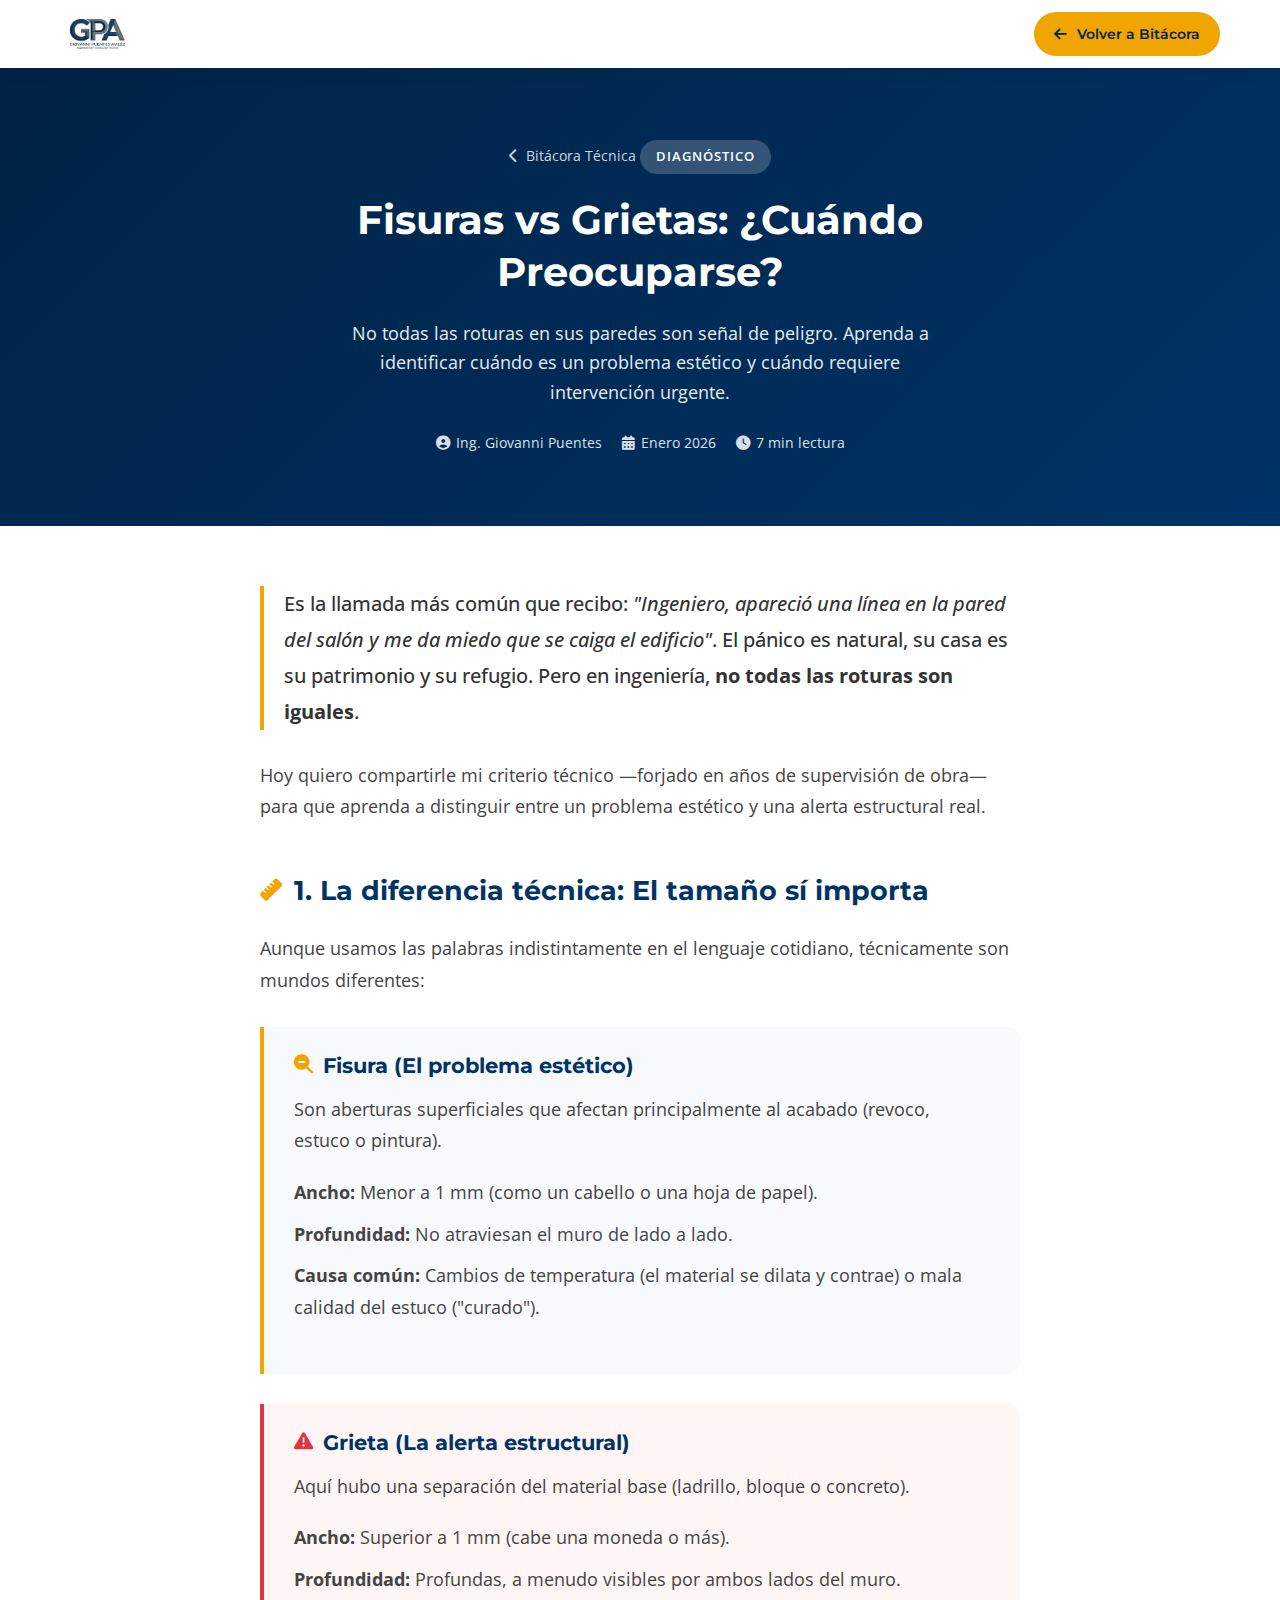
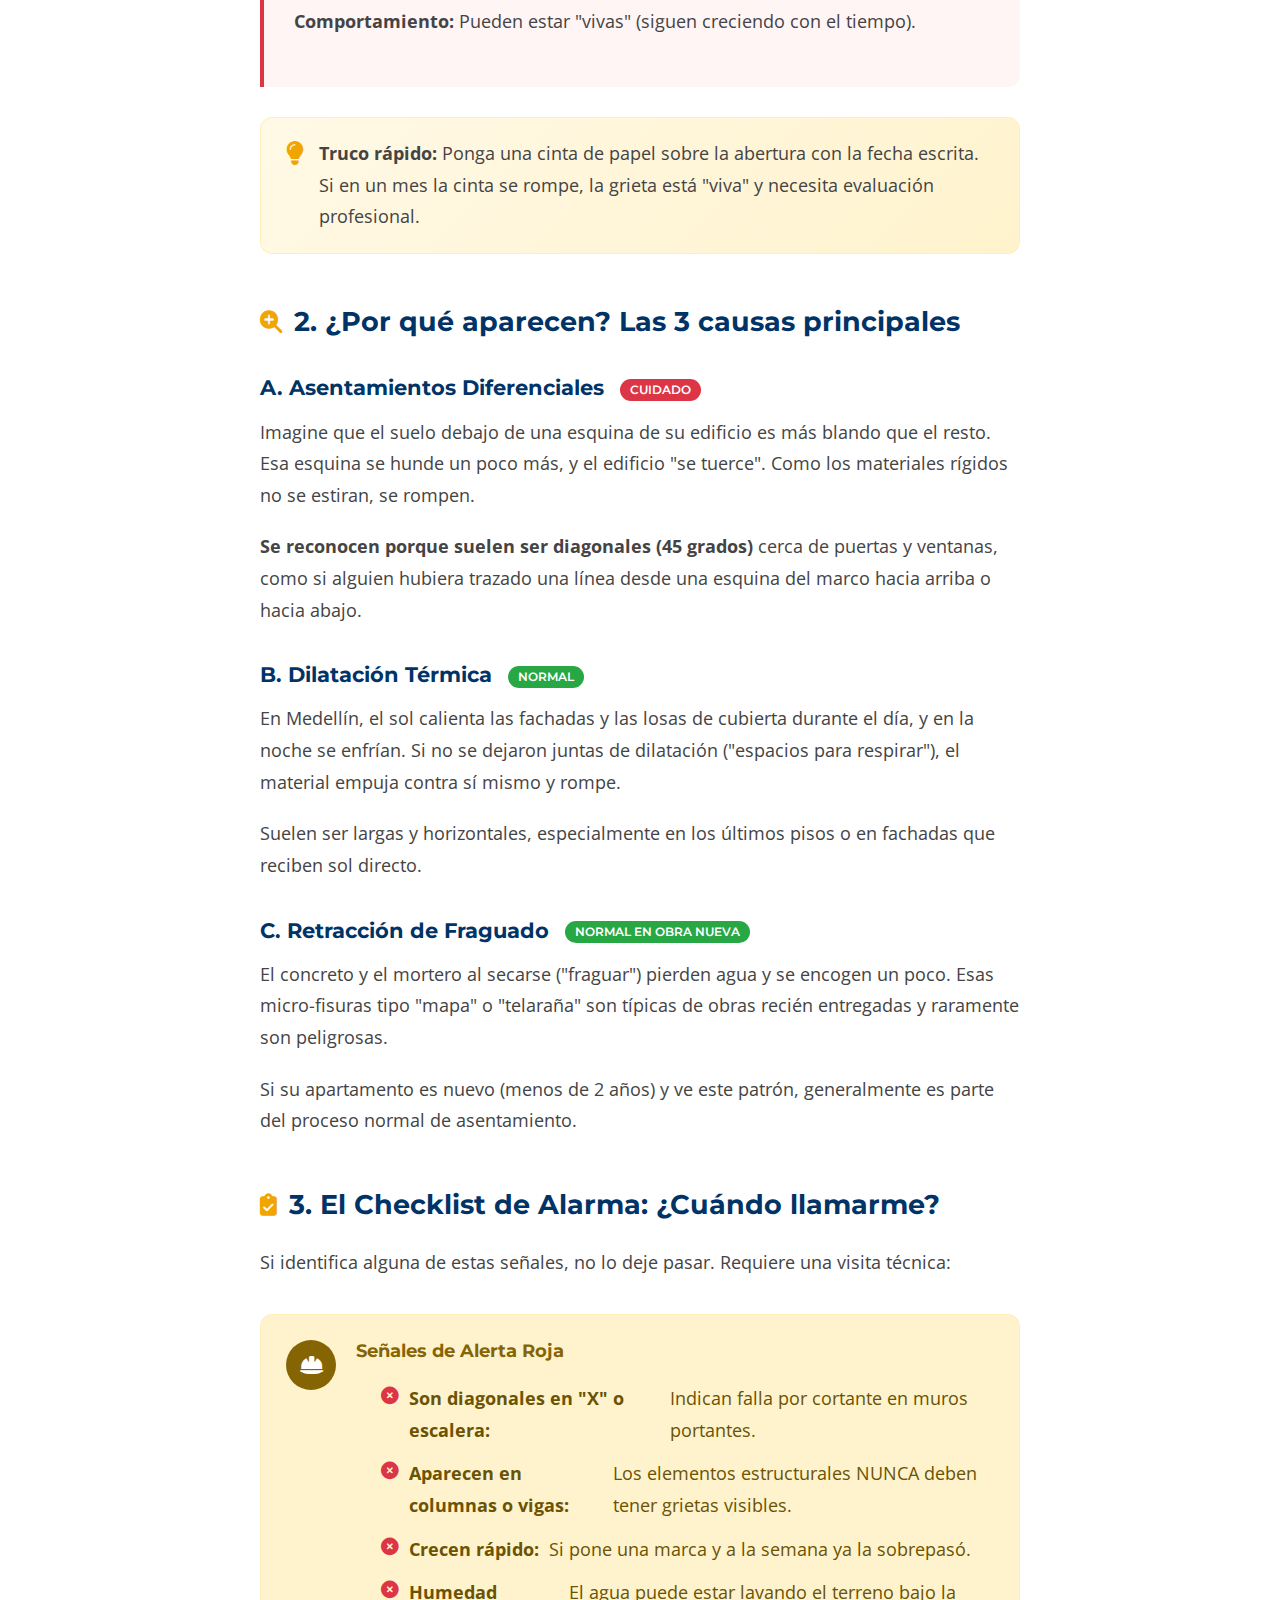
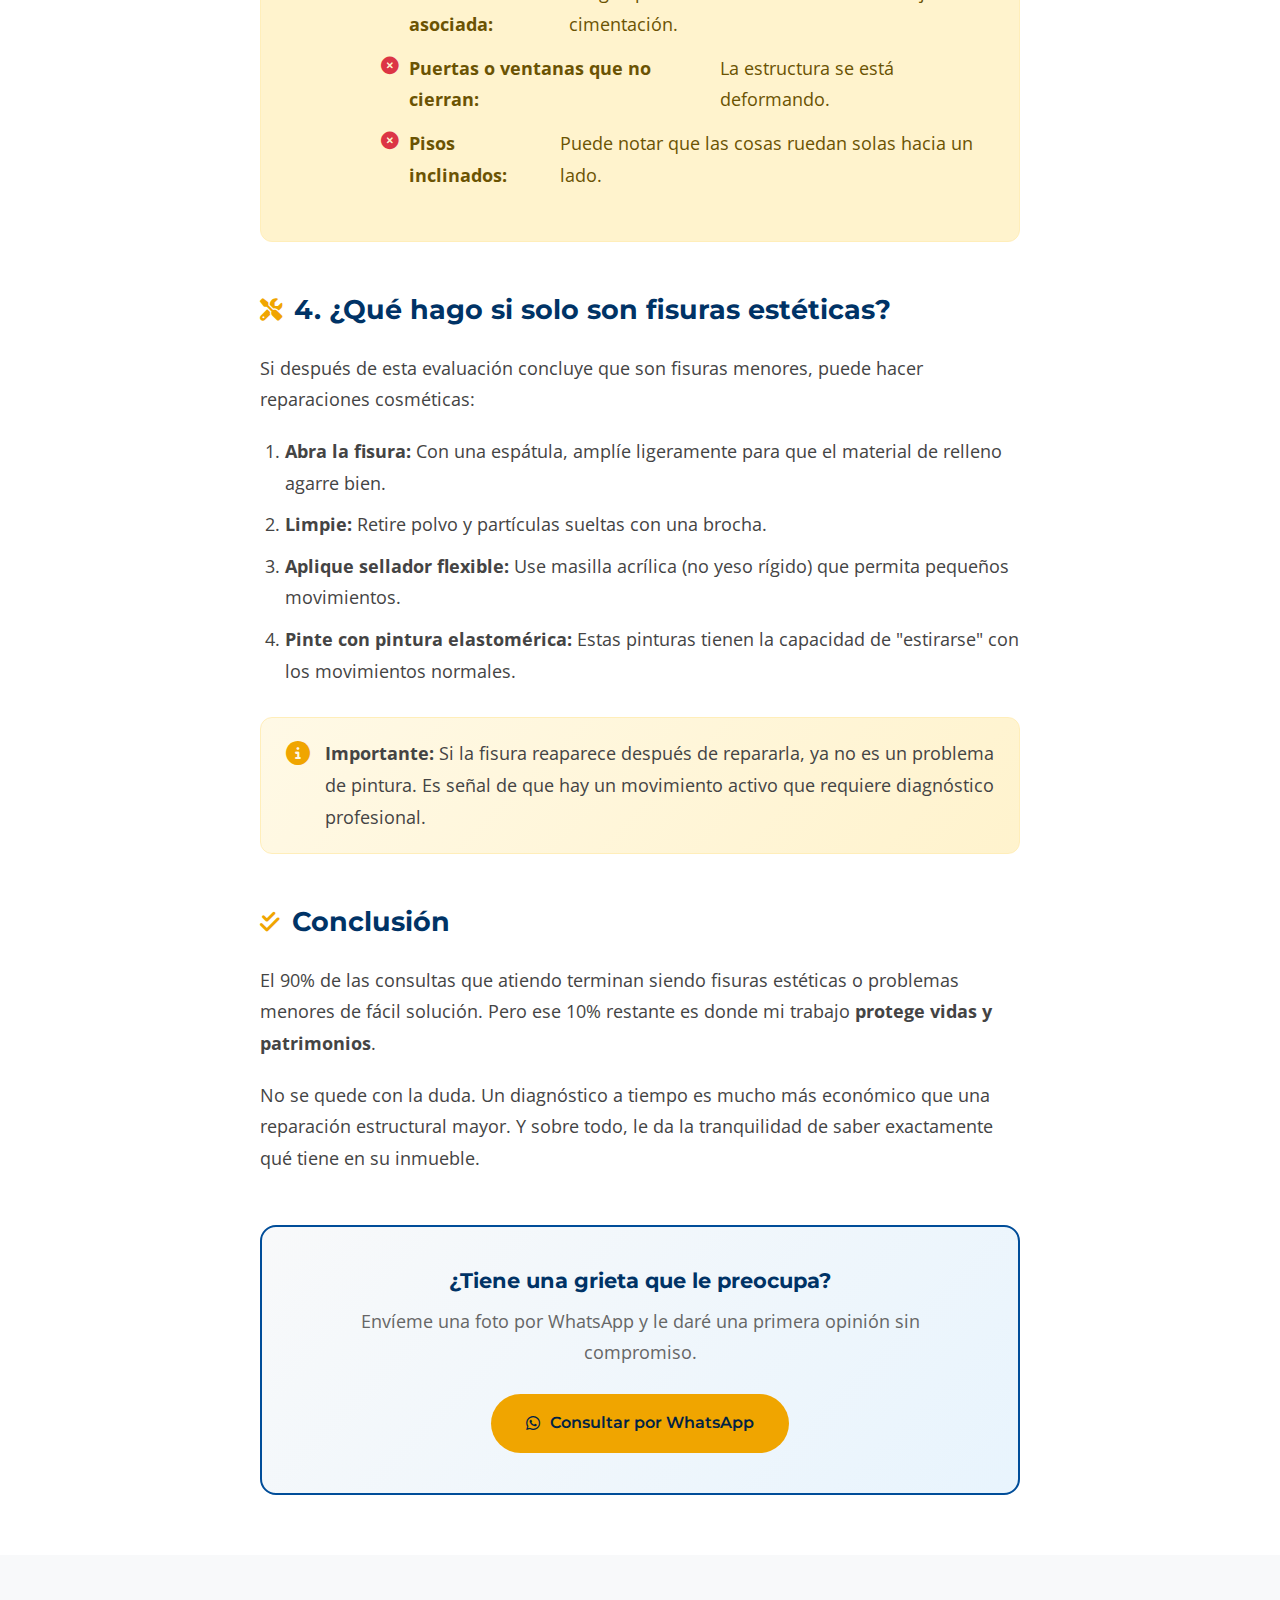
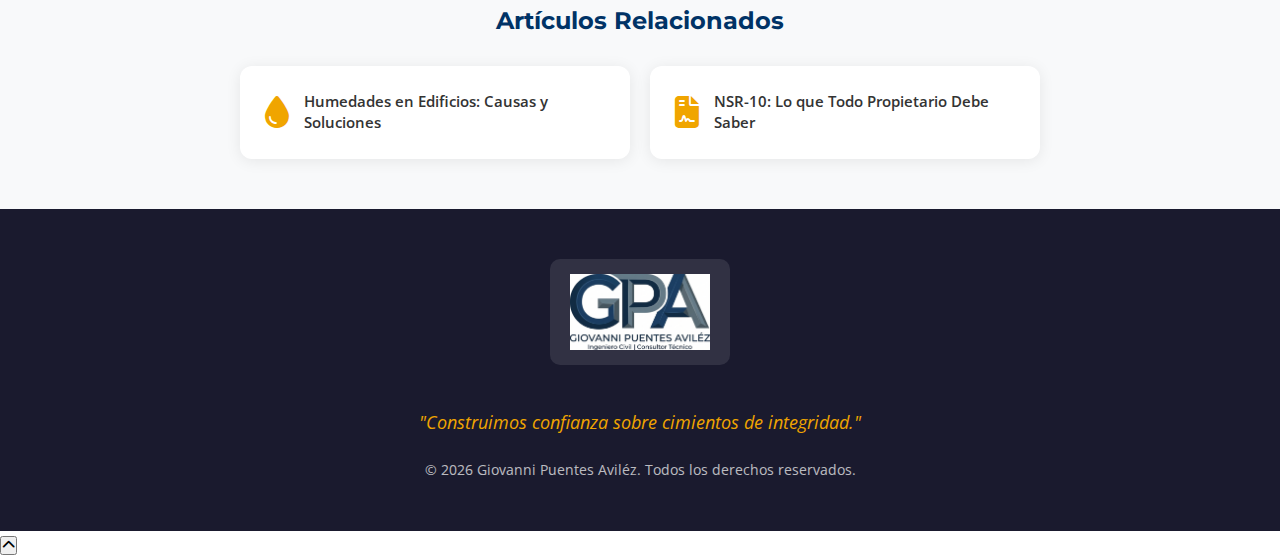
<file: fisuras-vs-grietas.html>
<!DOCTYPE html>
<html lang="es">

<head>
    <meta charset="UTF-8">
    <meta name="viewport" content="width=device-width, initial-scale=1.0">
    <meta name="description"
        content="¿Preocupado por una grieta en su pared? Aprenda la diferencia técnica entre fisura y grieta, sus causas y cuándo es necesario llamar a un ingeniero civil experto.">
    <meta name="keywords"
        content="fisuras, grietas, patología constructiva, reparación de muros, asentamientos, ingeniero civil medellin">
    <meta name="author" content="Giovanni Puentes Aviléz">

    <!-- Open Graph -->
    <meta property="og:title" content="Fisuras vs Grietas: ¿Cuándo Preocuparse? | Ing. Giovanni Puentes">
    <meta property="og:description" content="Aprenda la diferencia técnica entre fisuras estéticas y grietas estructurales. Guía práctica para propietarios.">
    <meta property="og:type" content="article">
    <meta property="og:image" content="logo.png">

    <title>Fisuras vs Grietas: ¿Cuándo Preocuparse? | Ing. Giovanni Puentes</title>

    <!-- Favicon -->
    <link rel="icon" type="image/svg+xml" href="data:image/svg+xml,<svg xmlns='http://www.w3.org/2000/svg' viewBox='0 0 100 100'><rect width='100' height='100' rx='15' fill='%23003366'/><text x='50' y='68' font-family='Arial,sans-serif' font-size='40' font-weight='bold' fill='white' text-anchor='middle'>GPA</text></svg>">

    <!-- Google Fonts -->
    <link rel="preconnect" href="https://fonts.googleapis.com">
    <link rel="preconnect" href="https://fonts.gstatic.com" crossorigin>
    <link href="https://fonts.googleapis.com/css2?family=Montserrat:wght@400;600;700&family=Open+Sans:wght@400;500;600;700&display=swap" rel="stylesheet">

    <!-- Font Awesome -->
    <link rel="stylesheet" href="https://cdnjs.cloudflare.com/ajax/libs/font-awesome/6.5.1/css/all.min.css">

    <link rel="stylesheet" href="styles.css">
    <link rel="stylesheet" href="articulo.css">
</head>

<body>
    <!-- ===== NAVEGACIÓN ===== -->
    <nav class="navbar scrolled" id="navbar">
        <div class="nav-container">
            <a href="index.html" class="nav-logo">
                <img src="logo.png" alt="GPA - Giovanni Puentes Aviléz" class="logo-img">
            </a>
            <a href="index.html#bitacora" class="btn btn-primary" style="padding: 10px 20px; font-size: 0.9rem;">
                <i class="fas fa-arrow-left"></i> Volver a Bitácora
            </a>
        </div>
    </nav>

    <!-- ===== HEADER ARTÍCULO ===== -->
    <header class="article-header">
        <div class="container">
            <a href="index.html#bitacora" class="back-link"><i class="fas fa-chevron-left"></i> Bitácora Técnica</a>
            <span class="article-categoria">Diagnóstico</span>
            <h1>Fisuras vs Grietas: ¿Cuándo Preocuparse?</h1>
            <p class="article-excerpt">No todas las roturas en sus paredes son señal de peligro. Aprenda a identificar cuándo es un problema estético y cuándo requiere intervención urgente.</p>
            <div class="article-meta">
                <span><i class="fas fa-user-circle"></i> Ing. Giovanni Puentes</span>
                <span><i class="fas fa-calendar-alt"></i> Enero 2026</span>
                <span><i class="fas fa-clock"></i> 7 min lectura</span>
            </div>
        </div>
    </header>

    <!-- ===== CONTENIDO ===== -->
    <article class="article-content">
        <p class="lead">
            Es la llamada más común que recibo: <em>"Ingeniero, apareció una línea en la pared del salón y me da miedo que se caiga el edificio"</em>.
            El pánico es natural, su casa es su patrimonio y su refugio. Pero en ingeniería, <strong>no todas las roturas son iguales</strong>.
        </p>

        <p>Hoy quiero compartirle mi criterio técnico —forjado en años de supervisión de obra— para que aprenda a distinguir entre un problema estético y una alerta estructural real.</p>

        <h2><i class="fas fa-ruler"></i> 1. La diferencia técnica: El tamaño sí importa</h2>
        <p>Aunque usamos las palabras indistintamente en el lenguaje cotidiano, técnicamente son mundos diferentes:</p>

        <div class="info-box info-box-normal">
            <h3><i class="fas fa-search-minus"></i> Fisura (El problema estético)</h3>
            <p>Son aberturas superficiales que afectan principalmente al acabado (revoco, estuco o pintura).</p>
            <ul>
                <li><strong>Ancho:</strong> Menor a 1 mm (como un cabello o una hoja de papel).</li>
                <li><strong>Profundidad:</strong> No atraviesan el muro de lado a lado.</li>
                <li><strong>Causa común:</strong> Cambios de temperatura (el material se dilata y contrae) o mala calidad del estuco ("curado").</li>
            </ul>
        </div>

        <div class="info-box info-box-danger">
            <h3><i class="fas fa-exclamation-triangle"></i> Grieta (La alerta estructural)</h3>
            <p>Aquí hubo una separación del material base (ladrillo, bloque o concreto).</p>
            <ul>
                <li><strong>Ancho:</strong> Superior a 1 mm (cabe una moneda o más).</li>
                <li><strong>Profundidad:</strong> Profundas, a menudo visibles por ambos lados del muro.</li>
                <li><strong>Comportamiento:</strong> Pueden estar "vivas" (siguen creciendo con el tiempo).</li>
            </ul>
        </div>

        <div class="tip-box">
            <i class="fas fa-lightbulb"></i>
            <p><strong>Truco rápido:</strong> Ponga una cinta de papel sobre la abertura con la fecha escrita. Si en un mes la cinta se rompe, la grieta está "viva" y necesita evaluación profesional.</p>
        </div>

        <h2><i class="fas fa-search-plus"></i> 2. ¿Por qué aparecen? Las 3 causas principales</h2>

        <h3>A. Asentamientos Diferenciales <span class="badge badge-danger">Cuidado</span></h3>
        <p>Imagine que el suelo debajo de una esquina de su edificio es más blando que el resto. Esa esquina se hunde un poco más, y el edificio "se tuerce". Como los materiales rígidos no se estiran, se rompen.</p>
        <p><strong>Se reconocen porque suelen ser diagonales (45 grados)</strong> cerca de puertas y ventanas, como si alguien hubiera trazado una línea desde una esquina del marco hacia arriba o hacia abajo.</p>

        <h3>B. Dilatación Térmica <span class="badge badge-normal">Normal</span></h3>
        <p>En Medellín, el sol calienta las fachadas y las losas de cubierta durante el día, y en la noche se enfrían. Si no se dejaron juntas de dilatación ("espacios para respirar"), el material empuja contra sí mismo y rompe.</p>
        <p>Suelen ser largas y horizontales, especialmente en los últimos pisos o en fachadas que reciben sol directo.</p>

        <h3>C. Retracción de Fraguado <span class="badge badge-normal">Normal en obra nueva</span></h3>
        <p>El concreto y el mortero al secarse ("fraguar") pierden agua y se encogen un poco. Esas micro-fisuras tipo "mapa" o "telaraña" son típicas de obras recién entregadas y raramente son peligrosas.</p>
        <p>Si su apartamento es nuevo (menos de 2 años) y ve este patrón, generalmente es parte del proceso normal de asentamiento.</p>

        <h2><i class="fas fa-clipboard-check"></i> 3. El Checklist de Alarma: ¿Cuándo llamarme?</h2>
        <p>Si identifica alguna de estas señales, no lo deje pasar. Requiere una visita técnica:</p>

        <div class="alert-box">
            <div class="alert-icon">
                <i class="fas fa-hard-hat"></i>
            </div>
            <div class="alert-content">
                <h4>Señales de Alerta Roja</h4>
                <ul class="checklist">
                    <li><i class="fas fa-times-circle"></i> <strong>Son diagonales en "X" o escalera:</strong> Indican falla por cortante en muros portantes.</li>
                    <li><i class="fas fa-times-circle"></i> <strong>Aparecen en columnas o vigas:</strong> Los elementos estructurales NUNCA deben tener grietas visibles.</li>
                    <li><i class="fas fa-times-circle"></i> <strong>Crecen rápido:</strong> Si pone una marca y a la semana ya la sobrepasó.</li>
                    <li><i class="fas fa-times-circle"></i> <strong>Humedad asociada:</strong> El agua puede estar lavando el terreno bajo la cimentación.</li>
                    <li><i class="fas fa-times-circle"></i> <strong>Puertas o ventanas que no cierran:</strong> La estructura se está deformando.</li>
                    <li><i class="fas fa-times-circle"></i> <strong>Pisos inclinados:</strong> Puede notar que las cosas ruedan solas hacia un lado.</li>
                </ul>
            </div>
        </div>

        <h2><i class="fas fa-tools"></i> 4. ¿Qué hago si solo son fisuras estéticas?</h2>
        <p>Si después de esta evaluación concluye que son fisuras menores, puede hacer reparaciones cosméticas:</p>
        <ol>
            <li><strong>Abra la fisura:</strong> Con una espátula, amplíe ligeramente para que el material de relleno agarre bien.</li>
            <li><strong>Limpie:</strong> Retire polvo y partículas sueltas con una brocha.</li>
            <li><strong>Aplique sellador flexible:</strong> Use masilla acrílica (no yeso rígido) que permita pequeños movimientos.</li>
            <li><strong>Pinte con pintura elastomérica:</strong> Estas pinturas tienen la capacidad de "estirarse" con los movimientos normales.</li>
        </ol>

        <div class="tip-box">
            <i class="fas fa-info-circle"></i>
            <p><strong>Importante:</strong> Si la fisura reaparece después de repararla, ya no es un problema de pintura. Es señal de que hay un movimiento activo que requiere diagnóstico profesional.</p>
        </div>

        <h2><i class="fas fa-check-double"></i> Conclusión</h2>
        <p>El 90% de las consultas que atiendo terminan siendo fisuras estéticas o problemas menores de fácil solución. Pero ese 10% restante es donde mi trabajo <strong>protege vidas y patrimonios</strong>.</p>

        <p>No se quede con la duda. Un diagnóstico a tiempo es mucho más económico que una reparación estructural mayor. Y sobre todo, le da la tranquilidad de saber exactamente qué tiene en su inmueble.</p>

        <!-- CTA Final -->
        <div class="article-cta">
            <h3>¿Tiene una grieta que le preocupa?</h3>
            <p>Envíeme una foto por WhatsApp y le daré una primera opinión sin compromiso.</p>
            <a href="https://wa.me/573173369020?text=Hola%20Ing.%20Giovanni,%20tengo%20una%20grieta%20en%20mi%20inmueble%20y%20quisiera%20su%20opinión." class="btn btn-primary">
                <i class="fab fa-whatsapp"></i> Consultar por WhatsApp
            </a>
        </div>
    </article>

    <!-- ===== ARTÍCULOS RELACIONADOS ===== -->
    <section class="related-articles">
        <div class="container">
            <h3>Artículos Relacionados</h3>
            <div class="related-grid">
                <a href="humedades-en-edificios.html" class="related-card">
                    <i class="fas fa-tint"></i>
                    <span>Humedades en Edificios: Causas y Soluciones</span>
                </a>
                <a href="nsr-10-propietarios.html" class="related-card">
                    <i class="fas fa-file-contract"></i>
                    <span>NSR-10: Lo que Todo Propietario Debe Saber</span>
                </a>
            </div>
        </div>
    </section>

    <!-- ===== FOOTER ===== -->
    <footer class="footer">
        <div class="container">
            <div class="footer-content">
                <div class="footer-logo">
                    <img src="logo.png" alt="GPA - Giovanni Puentes Aviléz" class="logo-footer-img">
                </div>
                <p class="footer-slogan">"Construimos confianza sobre cimientos de integridad."</p>
                <p class="footer-copyright">&copy; 2026 Giovanni Puentes Aviléz. Todos los derechos reservados.</p>
            </div>
        </div>
    </footer>

    <!-- Botón Volver Arriba -->
    <button class="scroll-top" id="scrollTop" aria-label="Volver arriba">
        <i class="fas fa-chevron-up"></i>
    </button>

    <script src="script.js"></script>
</body>

</html>
</file>
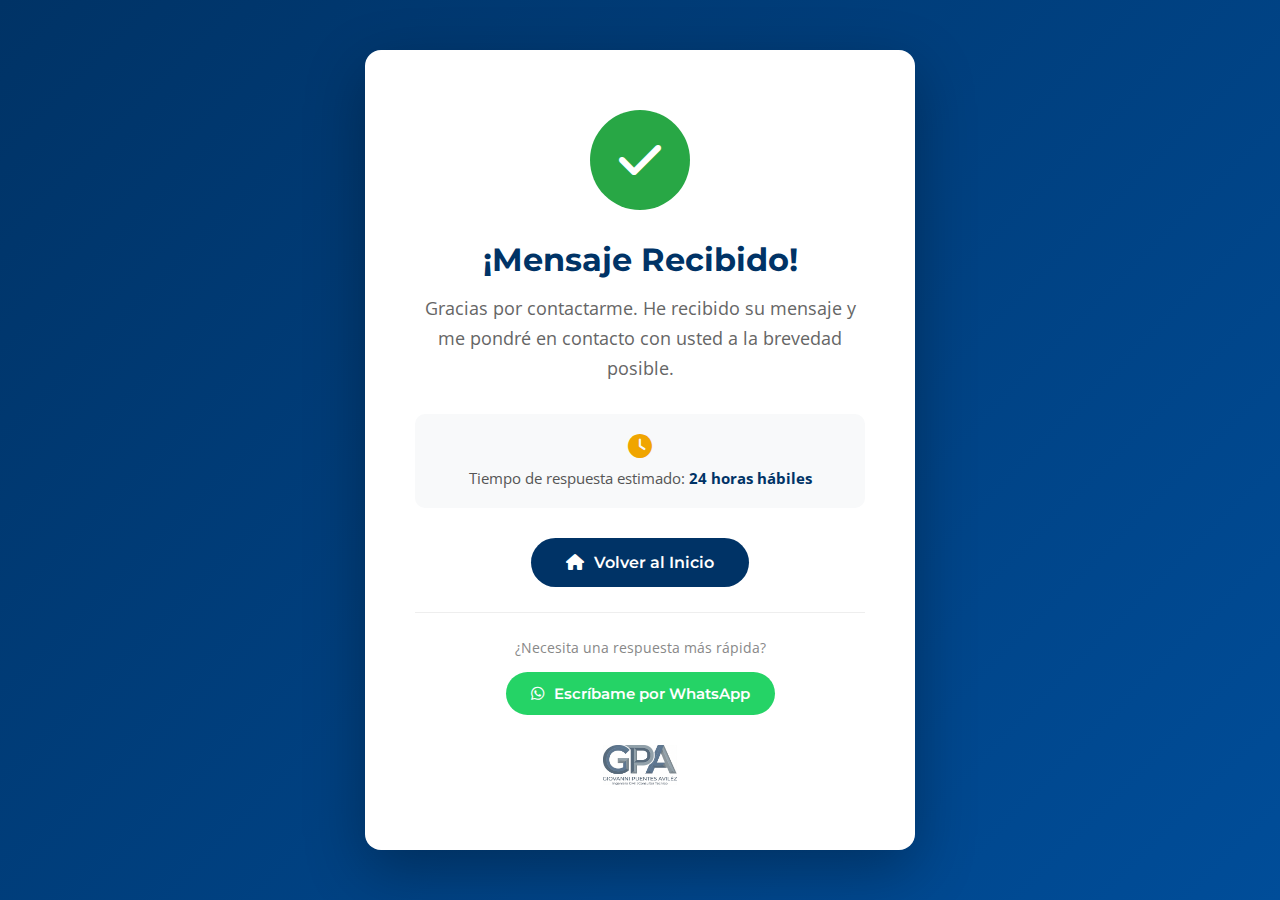
<file: gracias.html>
<!DOCTYPE html>
<html lang="es">
<head>
    <meta charset="UTF-8">
    <meta name="viewport" content="width=device-width, initial-scale=1.0">
    <title>¡Mensaje Enviado! | Ing. Giovanni Puentes Aviléz</title>
    
    <!-- Favicon -->
    <link rel="icon" type="image/svg+xml" href="data:image/svg+xml,<svg xmlns='http://www.w3.org/2000/svg' viewBox='0 0 100 100'><rect width='100' height='100' rx='15' fill='%23003366'/><text x='50' y='68' font-family='Arial,sans-serif' font-size='40' font-weight='bold' fill='white' text-anchor='middle'>GPA</text></svg>">
    
    <!-- Google Fonts -->
    <link rel="preconnect" href="https://fonts.googleapis.com">
    <link rel="preconnect" href="https://fonts.gstatic.com" crossorigin>
    <link href="https://fonts.googleapis.com/css2?family=Montserrat:wght@400;600;700&family=Open+Sans:wght@400;500;600&display=swap" rel="stylesheet">
    
    <!-- Font Awesome -->
    <link rel="stylesheet" href="https://cdnjs.cloudflare.com/ajax/libs/font-awesome/6.5.1/css/all.min.css">
    
    <style>
        :root {
            --color-primario: #003366;
            --color-secundario: #f0a500;
            --color-exito: #28a745;
        }
        
        * {
            margin: 0;
            padding: 0;
            box-sizing: border-box;
        }
        
        body {
            font-family: 'Open Sans', sans-serif;
            min-height: 100vh;
            display: flex;
            align-items: center;
            justify-content: center;
            background: linear-gradient(135deg, var(--color-primario) 0%, #004d99 100%);
            padding: 20px;
        }
        
        .gracias-container {
            background: white;
            padding: 60px 50px;
            border-radius: 16px;
            text-align: center;
            max-width: 550px;
            box-shadow: 0 20px 60px rgba(0, 0, 0, 0.3);
            animation: fadeInUp 0.6s ease;
        }
        
        @keyframes fadeInUp {
            from {
                opacity: 0;
                transform: translateY(30px);
            }
            to {
                opacity: 1;
                transform: translateY(0);
            }
        }
        
        .icono-exito {
            width: 100px;
            height: 100px;
            background: var(--color-exito);
            border-radius: 50%;
            display: flex;
            align-items: center;
            justify-content: center;
            margin: 0 auto 30px;
            animation: scaleIn 0.5s ease 0.3s both;
        }
        
        @keyframes scaleIn {
            from {
                transform: scale(0);
            }
            to {
                transform: scale(1);
            }
        }
        
        .icono-exito i {
            font-size: 3rem;
            color: white;
        }
        
        h1 {
            font-family: 'Montserrat', sans-serif;
            color: var(--color-primario);
            font-size: 2rem;
            margin-bottom: 15px;
        }
        
        .mensaje {
            color: #666;
            font-size: 1.1rem;
            line-height: 1.7;
            margin-bottom: 30px;
        }
        
        .tiempo-respuesta {
            background: #f8f9fa;
            padding: 20px;
            border-radius: 10px;
            margin-bottom: 30px;
        }
        
        .tiempo-respuesta i {
            color: var(--color-secundario);
            font-size: 1.5rem;
            margin-bottom: 10px;
        }
        
        .tiempo-respuesta p {
            color: #555;
            font-size: 0.95rem;
        }
        
        .tiempo-respuesta strong {
            color: var(--color-primario);
        }
        
        .btn {
            display: inline-flex;
            align-items: center;
            gap: 10px;
            padding: 15px 35px;
            background: var(--color-primario);
            color: white;
            text-decoration: none;
            border-radius: 30px;
            font-family: 'Montserrat', sans-serif;
            font-weight: 600;
            transition: all 0.3s ease;
        }
        
        .btn:hover {
            background: #004d99;
            transform: translateY(-3px);
            box-shadow: 0 10px 30px rgba(0, 51, 102, 0.3);
        }
        
        .whatsapp-alternativo {
            margin-top: 25px;
            padding-top: 25px;
            border-top: 1px solid #eee;
        }
        
        .whatsapp-alternativo p {
            color: #888;
            font-size: 0.9rem;
            margin-bottom: 15px;
        }
        
        .btn-whatsapp {
            background: #25D366;
            padding: 12px 25px;
            font-size: 0.95rem;
        }
        
        .btn-whatsapp:hover {
            background: #1da851;
        }
        
        .logo {
            margin-top: 30px;
            opacity: 0.7;
        }
        
        .logo img {
            height: 40px;
        }
    </style>
</head>
<body>
    <div class="gracias-container">
        <div class="icono-exito">
            <i class="fas fa-check"></i>
        </div>
        
        <h1>¡Mensaje Recibido!</h1>
        
        <p class="mensaje">
            Gracias por contactarme. He recibido su mensaje y me pondré en contacto con usted a la brevedad posible.
        </p>
        
        <div class="tiempo-respuesta">
            <i class="fas fa-clock"></i>
            <p>Tiempo de respuesta estimado: <strong>24 horas hábiles</strong></p>
        </div>
        
        <a href="index.html" class="btn">
            <i class="fas fa-home"></i> Volver al Inicio
        </a>
        
        <div class="whatsapp-alternativo">
            <p>¿Necesita una respuesta más rápida?</p>
            <a href="https://wa.me/573173369020?text=Hola%20Ing.%20Giovanni,%20acabo%20de%20enviar%20un%20formulario%20desde%20su%20web." class="btn btn-whatsapp" target="_blank">
                <i class="fab fa-whatsapp"></i> Escríbame por WhatsApp
            </a>
        </div>
        
        <div class="logo">
            <img src="logo.png" alt="GPA - Giovanni Puentes Aviléz">
        </div>
    </div>
</body>
</html>
</file>
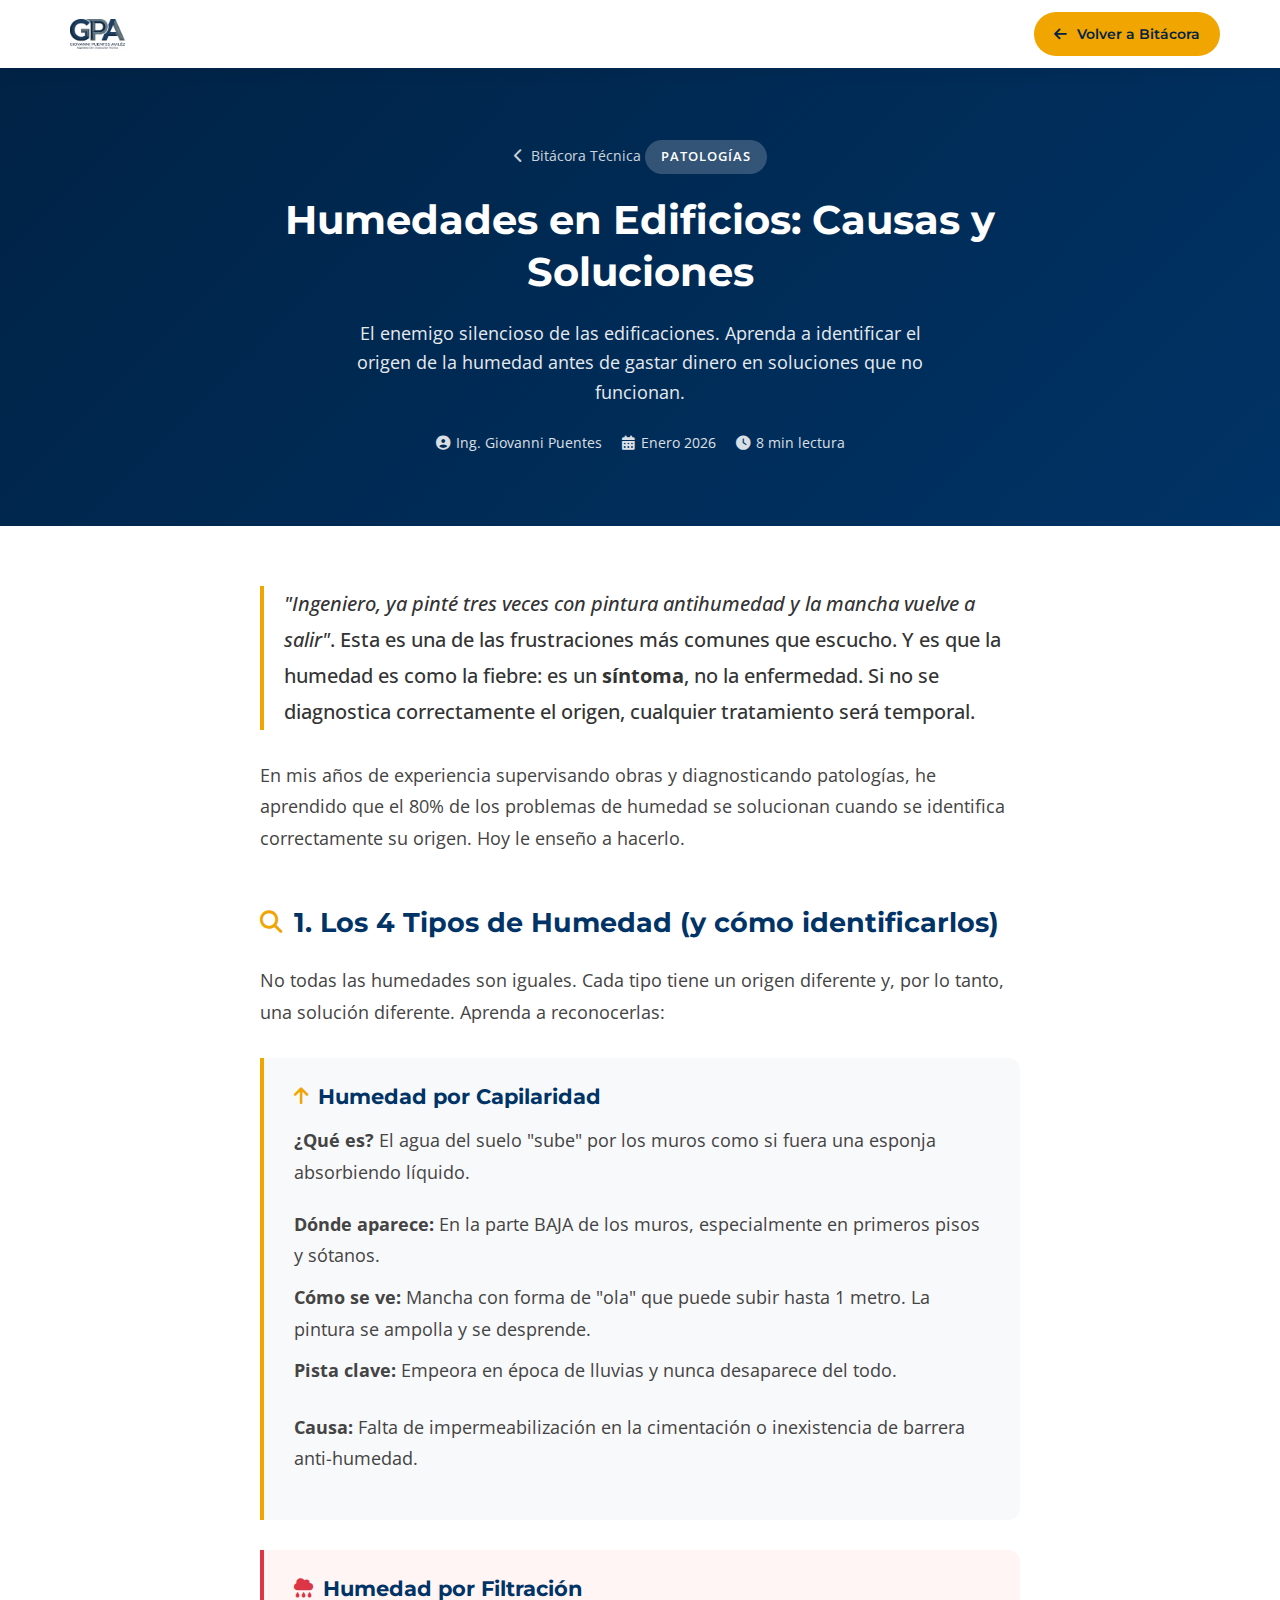
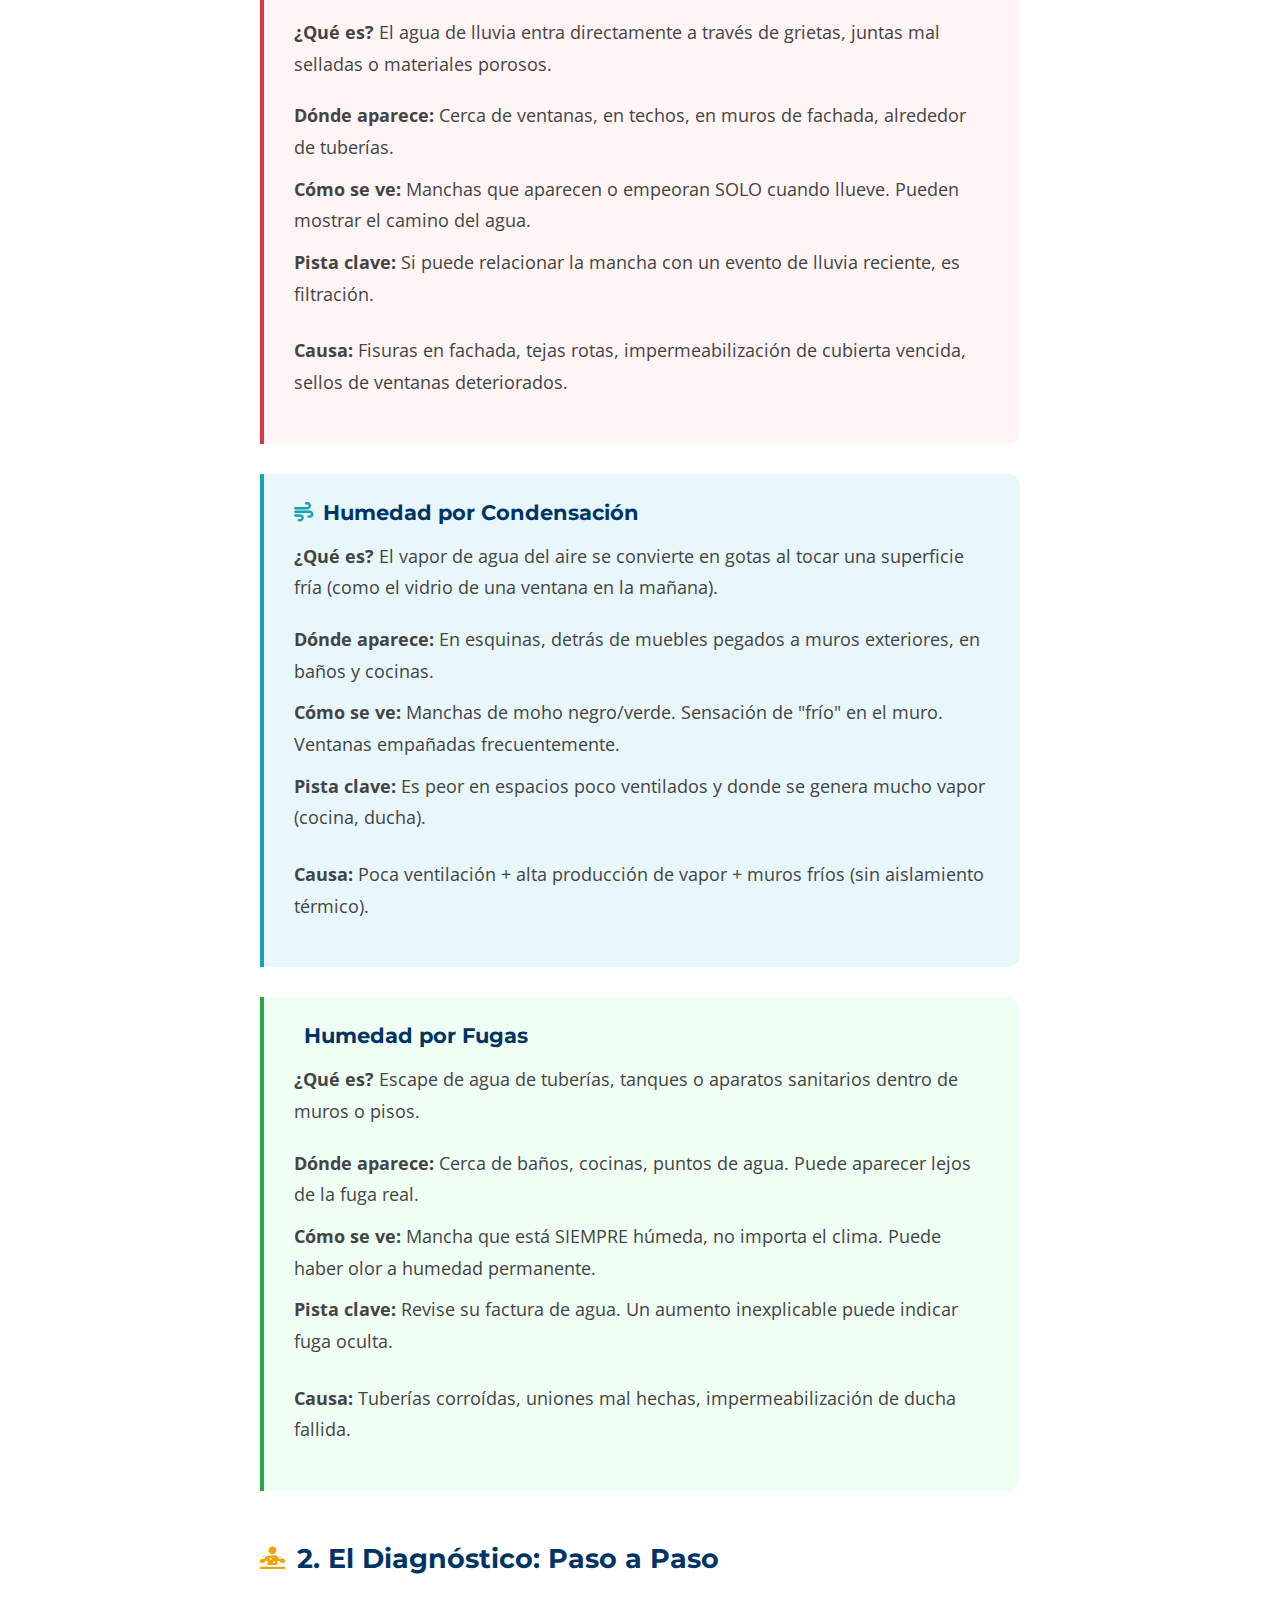
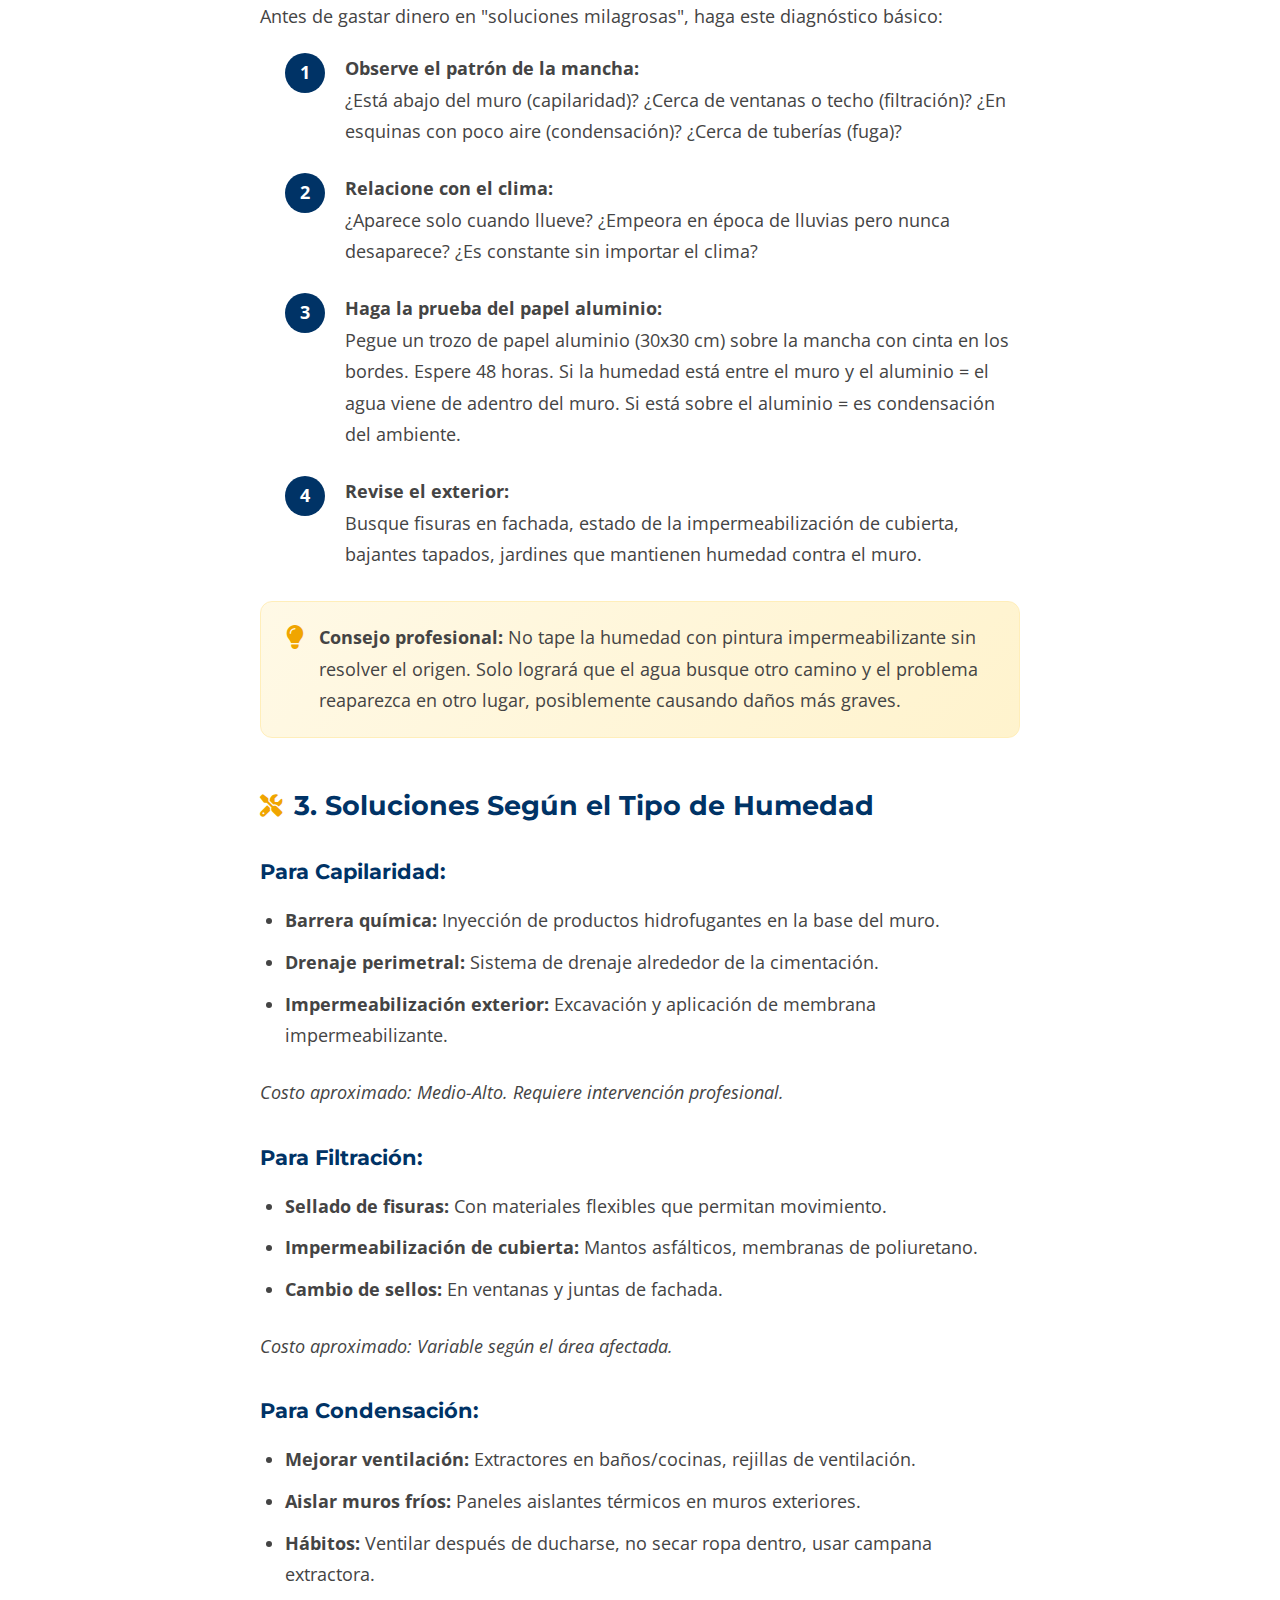
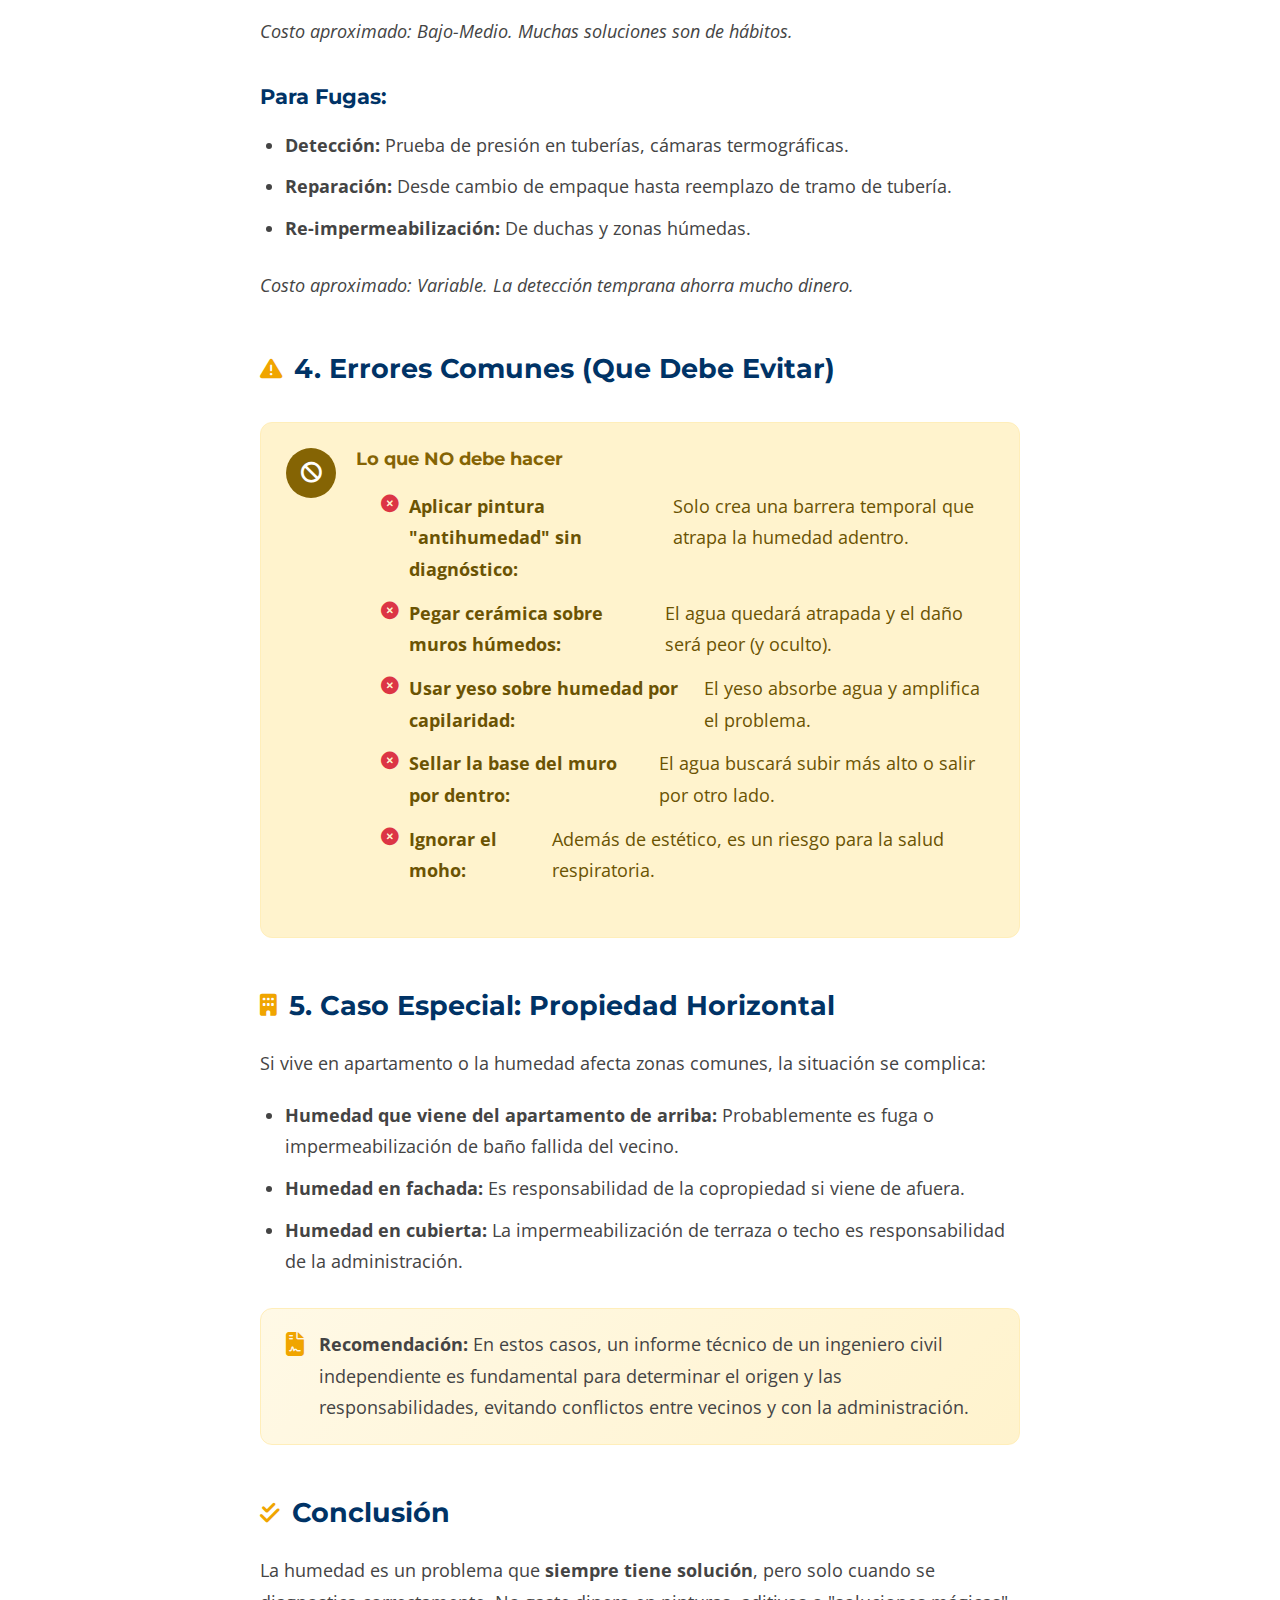
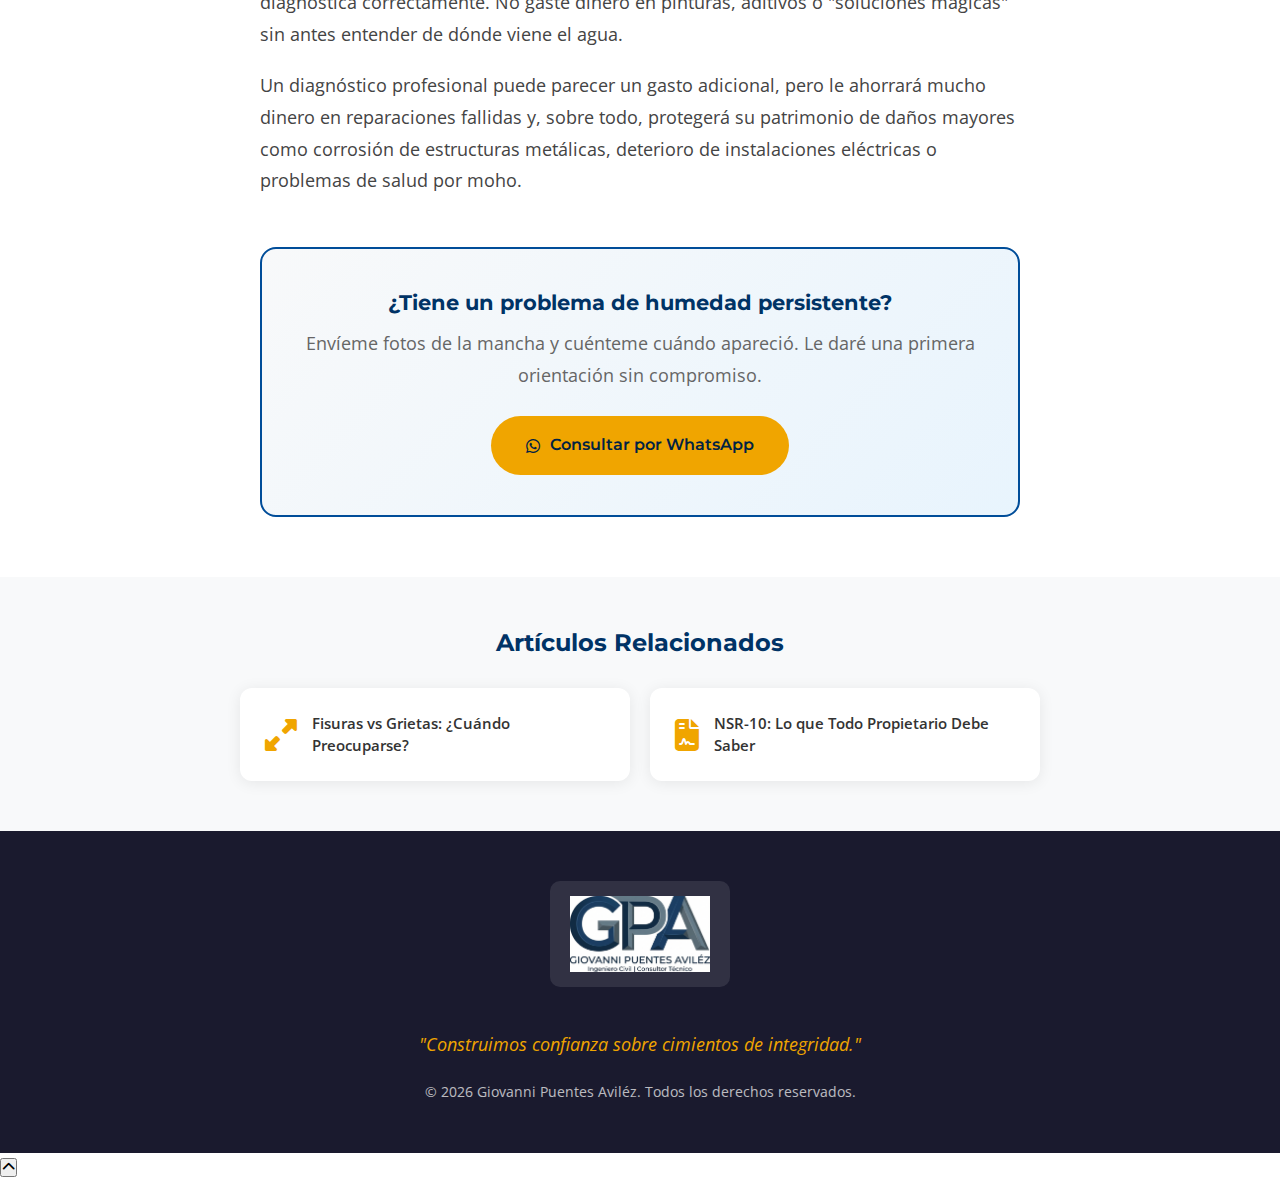
<file: humedades-en-edificios.html>
<!DOCTYPE html>
<html lang="es">

<head>
    <meta charset="UTF-8">
    <meta name="viewport" content="width=device-width, initial-scale=1.0">
    <meta name="description"
        content="Guía completa sobre humedades en edificios: aprenda a identificar si es capilaridad, filtración o condensación. Diagnóstico correcto para soluciones definitivas.">
    <meta name="keywords"
        content="humedades, capilaridad, filtración, condensación, impermeabilización, ingeniero civil medellin, patologías">
    <meta name="author" content="Giovanni Puentes Aviléz">

    <!-- Open Graph -->
    <meta property="og:title" content="Humedades en Edificios: Causas y Soluciones | Ing. Giovanni Puentes">
    <meta property="og:description" content="Las humedades son el enemigo silencioso de las edificaciones. Aprenda a identificar el tipo y la solución correcta.">
    <meta property="og:type" content="article">
    <meta property="og:image" content="logo.png">

    <title>Humedades en Edificios: Causas y Soluciones | Ing. Giovanni Puentes</title>

    <!-- Favicon -->
    <link rel="icon" type="image/svg+xml" href="data:image/svg+xml,<svg xmlns='http://www.w3.org/2000/svg' viewBox='0 0 100 100'><rect width='100' height='100' rx='15' fill='%23003366'/><text x='50' y='68' font-family='Arial,sans-serif' font-size='40' font-weight='bold' fill='white' text-anchor='middle'>GPA</text></svg>">

    <!-- Google Fonts -->
    <link rel="preconnect" href="https://fonts.googleapis.com">
    <link rel="preconnect" href="https://fonts.gstatic.com" crossorigin>
    <link href="https://fonts.googleapis.com/css2?family=Montserrat:wght@400;600;700&family=Open+Sans:wght@400;500;600;700&display=swap" rel="stylesheet">

    <!-- Font Awesome -->
    <link rel="stylesheet" href="https://cdnjs.cloudflare.com/ajax/libs/font-awesome/6.5.1/css/all.min.css">

    <link rel="stylesheet" href="styles.css">
    <link rel="stylesheet" href="articulo.css">
</head>

<body>
    <!-- ===== NAVEGACIÓN ===== -->
    <nav class="navbar scrolled" id="navbar">
        <div class="nav-container">
            <a href="index.html" class="nav-logo">
                <img src="logo.png" alt="GPA - Giovanni Puentes Aviléz" class="logo-img">
            </a>
            <a href="index.html#bitacora" class="btn btn-primary" style="padding: 10px 20px; font-size: 0.9rem;">
                <i class="fas fa-arrow-left"></i> Volver a Bitácora
            </a>
        </div>
    </nav>

    <!-- ===== HEADER ARTÍCULO ===== -->
    <header class="article-header">
        <div class="container">
            <a href="index.html#bitacora" class="back-link"><i class="fas fa-chevron-left"></i> Bitácora Técnica</a>
            <span class="article-categoria">Patologías</span>
            <h1>Humedades en Edificios: Causas y Soluciones</h1>
            <p class="article-excerpt">El enemigo silencioso de las edificaciones. Aprenda a identificar el origen de la humedad antes de gastar dinero en soluciones que no funcionan.</p>
            <div class="article-meta">
                <span><i class="fas fa-user-circle"></i> Ing. Giovanni Puentes</span>
                <span><i class="fas fa-calendar-alt"></i> Enero 2026</span>
                <span><i class="fas fa-clock"></i> 8 min lectura</span>
            </div>
        </div>
    </header>

    <!-- ===== CONTENIDO ===== -->
    <article class="article-content">
        <p class="lead">
            <em>"Ingeniero, ya pinté tres veces con pintura antihumedad y la mancha vuelve a salir"</em>. Esta es una de las frustraciones más comunes que escucho. Y es que la humedad es como la fiebre: es un <strong>síntoma</strong>, no la enfermedad. Si no se diagnostica correctamente el origen, cualquier tratamiento será temporal.
        </p>

        <p>En mis años de experiencia supervisando obras y diagnosticando patologías, he aprendido que el 80% de los problemas de humedad se solucionan cuando se identifica correctamente su origen. Hoy le enseño a hacerlo.</p>

        <h2><i class="fas fa-search"></i> 1. Los 4 Tipos de Humedad (y cómo identificarlos)</h2>
        
        <p>No todas las humedades son iguales. Cada tipo tiene un origen diferente y, por lo tanto, una solución diferente. Aprenda a reconocerlas:</p>

        <div class="info-box info-box-normal">
            <h3><i class="fas fa-arrow-up"></i> Humedad por Capilaridad</h3>
            <p><strong>¿Qué es?</strong> El agua del suelo "sube" por los muros como si fuera una esponja absorbiendo líquido.</p>
            <ul>
                <li><strong>Dónde aparece:</strong> En la parte BAJA de los muros, especialmente en primeros pisos y sótanos.</li>
                <li><strong>Cómo se ve:</strong> Mancha con forma de "ola" que puede subir hasta 1 metro. La pintura se ampolla y se desprende.</li>
                <li><strong>Pista clave:</strong> Empeora en época de lluvias y nunca desaparece del todo.</li>
            </ul>
            <p><strong>Causa:</strong> Falta de impermeabilización en la cimentación o inexistencia de barrera anti-humedad.</p>
        </div>

        <div class="info-box info-box-danger">
            <h3><i class="fas fa-cloud-rain"></i> Humedad por Filtración</h3>
            <p><strong>¿Qué es?</strong> El agua de lluvia entra directamente a través de grietas, juntas mal selladas o materiales porosos.</p>
            <ul>
                <li><strong>Dónde aparece:</strong> Cerca de ventanas, en techos, en muros de fachada, alrededor de tuberías.</li>
                <li><strong>Cómo se ve:</strong> Manchas que aparecen o empeoran SOLO cuando llueve. Pueden mostrar el camino del agua.</li>
                <li><strong>Pista clave:</strong> Si puede relacionar la mancha con un evento de lluvia reciente, es filtración.</li>
            </ul>
            <p><strong>Causa:</strong> Fisuras en fachada, tejas rotas, impermeabilización de cubierta vencida, sellos de ventanas deteriorados.</p>
        </div>

        <div class="info-box" style="border-left-color: #17a2b8; background: #e8f7fa;">
            <h3><i class="fas fa-wind" style="color: #17a2b8;"></i> Humedad por Condensación</h3>
            <p><strong>¿Qué es?</strong> El vapor de agua del aire se convierte en gotas al tocar una superficie fría (como el vidrio de una ventana en la mañana).</p>
            <ul>
                <li><strong>Dónde aparece:</strong> En esquinas, detrás de muebles pegados a muros exteriores, en baños y cocinas.</li>
                <li><strong>Cómo se ve:</strong> Manchas de moho negro/verde. Sensación de "frío" en el muro. Ventanas empañadas frecuentemente.</li>
                <li><strong>Pista clave:</strong> Es peor en espacios poco ventilados y donde se genera mucho vapor (cocina, ducha).</li>
            </ul>
            <p><strong>Causa:</strong> Poca ventilación + alta producción de vapor + muros fríos (sin aislamiento térmico).</p>
        </div>

        <div class="info-box info-box-success">
            <h3><i class="fas fa-pipe" style="color: #28a745;"></i> Humedad por Fugas</h3>
            <p><strong>¿Qué es?</strong> Escape de agua de tuberías, tanques o aparatos sanitarios dentro de muros o pisos.</p>
            <ul>
                <li><strong>Dónde aparece:</strong> Cerca de baños, cocinas, puntos de agua. Puede aparecer lejos de la fuga real.</li>
                <li><strong>Cómo se ve:</strong> Mancha que está SIEMPRE húmeda, no importa el clima. Puede haber olor a humedad permanente.</li>
                <li><strong>Pista clave:</strong> Revise su factura de agua. Un aumento inexplicable puede indicar fuga oculta.</li>
            </ul>
            <p><strong>Causa:</strong> Tuberías corroídas, uniones mal hechas, impermeabilización de ducha fallida.</p>
        </div>

        <h2><i class="fas fa-diagnoses"></i> 2. El Diagnóstico: Paso a Paso</h2>
        
        <p>Antes de gastar dinero en "soluciones milagrosas", haga este diagnóstico básico:</p>

        <ol class="steps-list">
            <li>
                <strong>Observe el patrón de la mancha:</strong><br>
                ¿Está abajo del muro (capilaridad)? ¿Cerca de ventanas o techo (filtración)? ¿En esquinas con poco aire (condensación)? ¿Cerca de tuberías (fuga)?
            </li>
            <li>
                <strong>Relacione con el clima:</strong><br>
                ¿Aparece solo cuando llueve? ¿Empeora en época de lluvias pero nunca desaparece? ¿Es constante sin importar el clima?
            </li>
            <li>
                <strong>Haga la prueba del papel aluminio:</strong><br>
                Pegue un trozo de papel aluminio (30x30 cm) sobre la mancha con cinta en los bordes. Espere 48 horas. Si la humedad está entre el muro y el aluminio = el agua viene de adentro del muro. Si está sobre el aluminio = es condensación del ambiente.
            </li>
            <li>
                <strong>Revise el exterior:</strong><br>
                Busque fisuras en fachada, estado de la impermeabilización de cubierta, bajantes tapados, jardines que mantienen humedad contra el muro.
            </li>
        </ol>

        <div class="tip-box">
            <i class="fas fa-lightbulb"></i>
            <p><strong>Consejo profesional:</strong> No tape la humedad con pintura impermeabilizante sin resolver el origen. Solo logrará que el agua busque otro camino y el problema reaparezca en otro lugar, posiblemente causando daños más graves.</p>
        </div>

        <h2><i class="fas fa-tools"></i> 3. Soluciones Según el Tipo de Humedad</h2>

        <h3>Para Capilaridad:</h3>
        <ul>
            <li><strong>Barrera química:</strong> Inyección de productos hidrofugantes en la base del muro.</li>
            <li><strong>Drenaje perimetral:</strong> Sistema de drenaje alrededor de la cimentación.</li>
            <li><strong>Impermeabilización exterior:</strong> Excavación y aplicación de membrana impermeabilizante.</li>
        </ul>
        <p><em>Costo aproximado: Medio-Alto. Requiere intervención profesional.</em></p>

        <h3>Para Filtración:</h3>
        <ul>
            <li><strong>Sellado de fisuras:</strong> Con materiales flexibles que permitan movimiento.</li>
            <li><strong>Impermeabilización de cubierta:</strong> Mantos asfálticos, membranas de poliuretano.</li>
            <li><strong>Cambio de sellos:</strong> En ventanas y juntas de fachada.</li>
        </ul>
        <p><em>Costo aproximado: Variable según el área afectada.</em></p>

        <h3>Para Condensación:</h3>
        <ul>
            <li><strong>Mejorar ventilación:</strong> Extractores en baños/cocinas, rejillas de ventilación.</li>
            <li><strong>Aislar muros fríos:</strong> Paneles aislantes térmicos en muros exteriores.</li>
            <li><strong>Hábitos:</strong> Ventilar después de ducharse, no secar ropa dentro, usar campana extractora.</li>
        </ul>
        <p><em>Costo aproximado: Bajo-Medio. Muchas soluciones son de hábitos.</em></p>

        <h3>Para Fugas:</h3>
        <ul>
            <li><strong>Detección:</strong> Prueba de presión en tuberías, cámaras termográficas.</li>
            <li><strong>Reparación:</strong> Desde cambio de empaque hasta reemplazo de tramo de tubería.</li>
            <li><strong>Re-impermeabilización:</strong> De duchas y zonas húmedas.</li>
        </ul>
        <p><em>Costo aproximado: Variable. La detección temprana ahorra mucho dinero.</em></p>

        <h2><i class="fas fa-exclamation-triangle"></i> 4. Errores Comunes (Que Debe Evitar)</h2>

        <div class="alert-box">
            <div class="alert-icon">
                <i class="fas fa-ban"></i>
            </div>
            <div class="alert-content">
                <h4>Lo que NO debe hacer</h4>
                <ul class="checklist">
                    <li><i class="fas fa-times-circle"></i> <strong>Aplicar pintura "antihumedad" sin diagnóstico:</strong> Solo crea una barrera temporal que atrapa la humedad adentro.</li>
                    <li><i class="fas fa-times-circle"></i> <strong>Pegar cerámica sobre muros húmedos:</strong> El agua quedará atrapada y el daño será peor (y oculto).</li>
                    <li><i class="fas fa-times-circle"></i> <strong>Usar yeso sobre humedad por capilaridad:</strong> El yeso absorbe agua y amplifica el problema.</li>
                    <li><i class="fas fa-times-circle"></i> <strong>Sellar la base del muro por dentro:</strong> El agua buscará subir más alto o salir por otro lado.</li>
                    <li><i class="fas fa-times-circle"></i> <strong>Ignorar el moho:</strong> Además de estético, es un riesgo para la salud respiratoria.</li>
                </ul>
            </div>
        </div>

        <h2><i class="fas fa-building"></i> 5. Caso Especial: Propiedad Horizontal</h2>

        <p>Si vive en apartamento o la humedad afecta zonas comunes, la situación se complica:</p>

        <ul>
            <li><strong>Humedad que viene del apartamento de arriba:</strong> Probablemente es fuga o impermeabilización de baño fallida del vecino.</li>
            <li><strong>Humedad en fachada:</strong> Es responsabilidad de la copropiedad si viene de afuera.</li>
            <li><strong>Humedad en cubierta:</strong> La impermeabilización de terraza o techo es responsabilidad de la administración.</li>
        </ul>

        <div class="tip-box">
            <i class="fas fa-file-contract"></i>
            <p><strong>Recomendación:</strong> En estos casos, un informe técnico de un ingeniero civil independiente es fundamental para determinar el origen y las responsabilidades, evitando conflictos entre vecinos y con la administración.</p>
        </div>

        <h2><i class="fas fa-check-double"></i> Conclusión</h2>
        
        <p>La humedad es un problema que <strong>siempre tiene solución</strong>, pero solo cuando se diagnostica correctamente. No gaste dinero en pinturas, aditivos o "soluciones mágicas" sin antes entender de dónde viene el agua.</p>

        <p>Un diagnóstico profesional puede parecer un gasto adicional, pero le ahorrará mucho dinero en reparaciones fallidas y, sobre todo, protegerá su patrimonio de daños mayores como corrosión de estructuras metálicas, deterioro de instalaciones eléctricas o problemas de salud por moho.</p>

        <!-- CTA Final -->
        <div class="article-cta">
            <h3>¿Tiene un problema de humedad persistente?</h3>
            <p>Envíeme fotos de la mancha y cuénteme cuándo apareció. Le daré una primera orientación sin compromiso.</p>
            <a href="https://wa.me/573173369020?text=Hola%20Ing.%20Giovanni,%20tengo%20un%20problema%20de%20humedad%20en%20mi%20inmueble%20y%20quisiera%20su%20opinión." class="btn btn-primary">
                <i class="fab fa-whatsapp"></i> Consultar por WhatsApp
            </a>
        </div>
    </article>

    <!-- ===== ARTÍCULOS RELACIONADOS ===== -->
    <section class="related-articles">
        <div class="container">
            <h3>Artículos Relacionados</h3>
            <div class="related-grid">
                <a href="fisuras-vs-grietas.html" class="related-card">
                    <i class="fas fa-expand-alt"></i>
                    <span>Fisuras vs Grietas: ¿Cuándo Preocuparse?</span>
                </a>
                <a href="nsr-10-propietarios.html" class="related-card">
                    <i class="fas fa-file-contract"></i>
                    <span>NSR-10: Lo que Todo Propietario Debe Saber</span>
                </a>
            </div>
        </div>
    </section>

    <!-- ===== FOOTER ===== -->
    <footer class="footer">
        <div class="container">
            <div class="footer-content">
                <div class="footer-logo">
                    <img src="logo.png" alt="GPA - Giovanni Puentes Aviléz" class="logo-footer-img">
                </div>
                <p class="footer-slogan">"Construimos confianza sobre cimientos de integridad."</p>
                <p class="footer-copyright">&copy; 2026 Giovanni Puentes Aviléz. Todos los derechos reservados.</p>
            </div>
        </div>
    </footer>

    <!-- Botón Volver Arriba -->
    <button class="scroll-top" id="scrollTop" aria-label="Volver arriba">
        <i class="fas fa-chevron-up"></i>
    </button>

    <script src="script.js"></script>
</body>

</html>
</file>
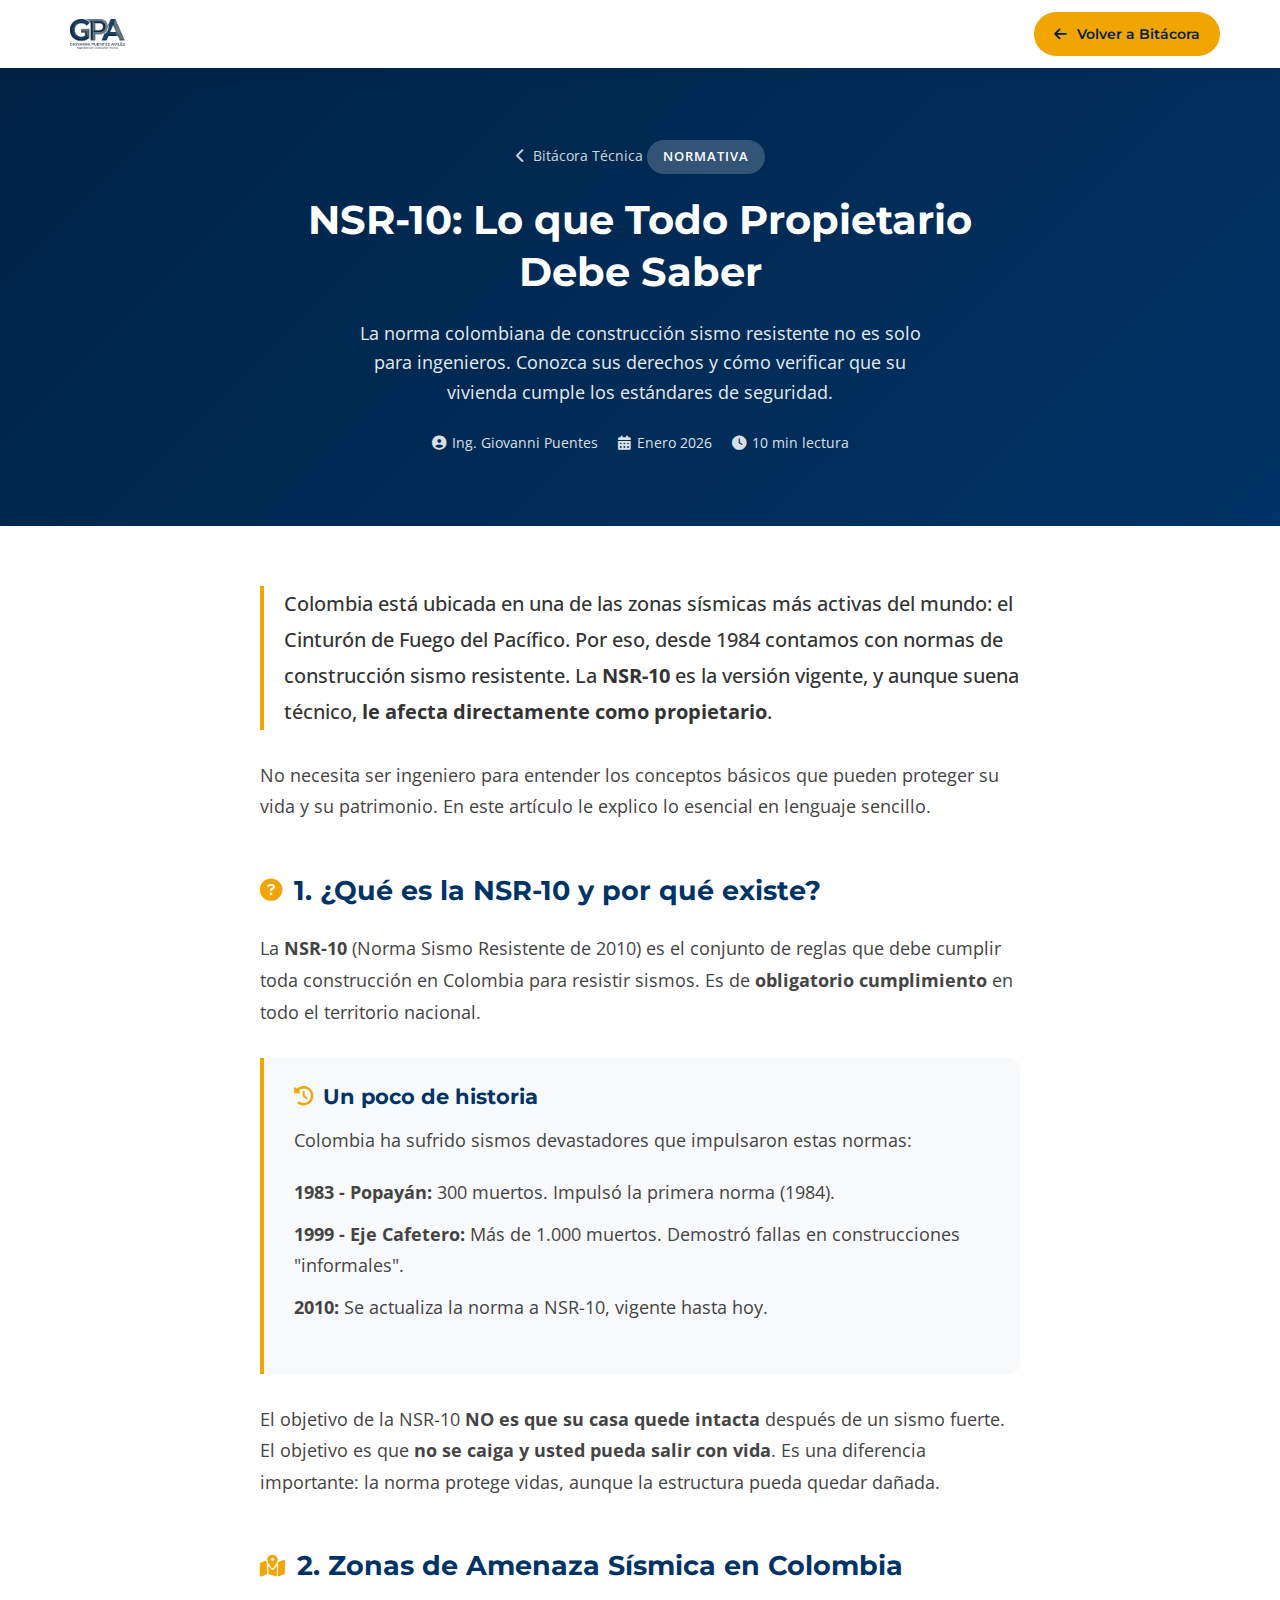
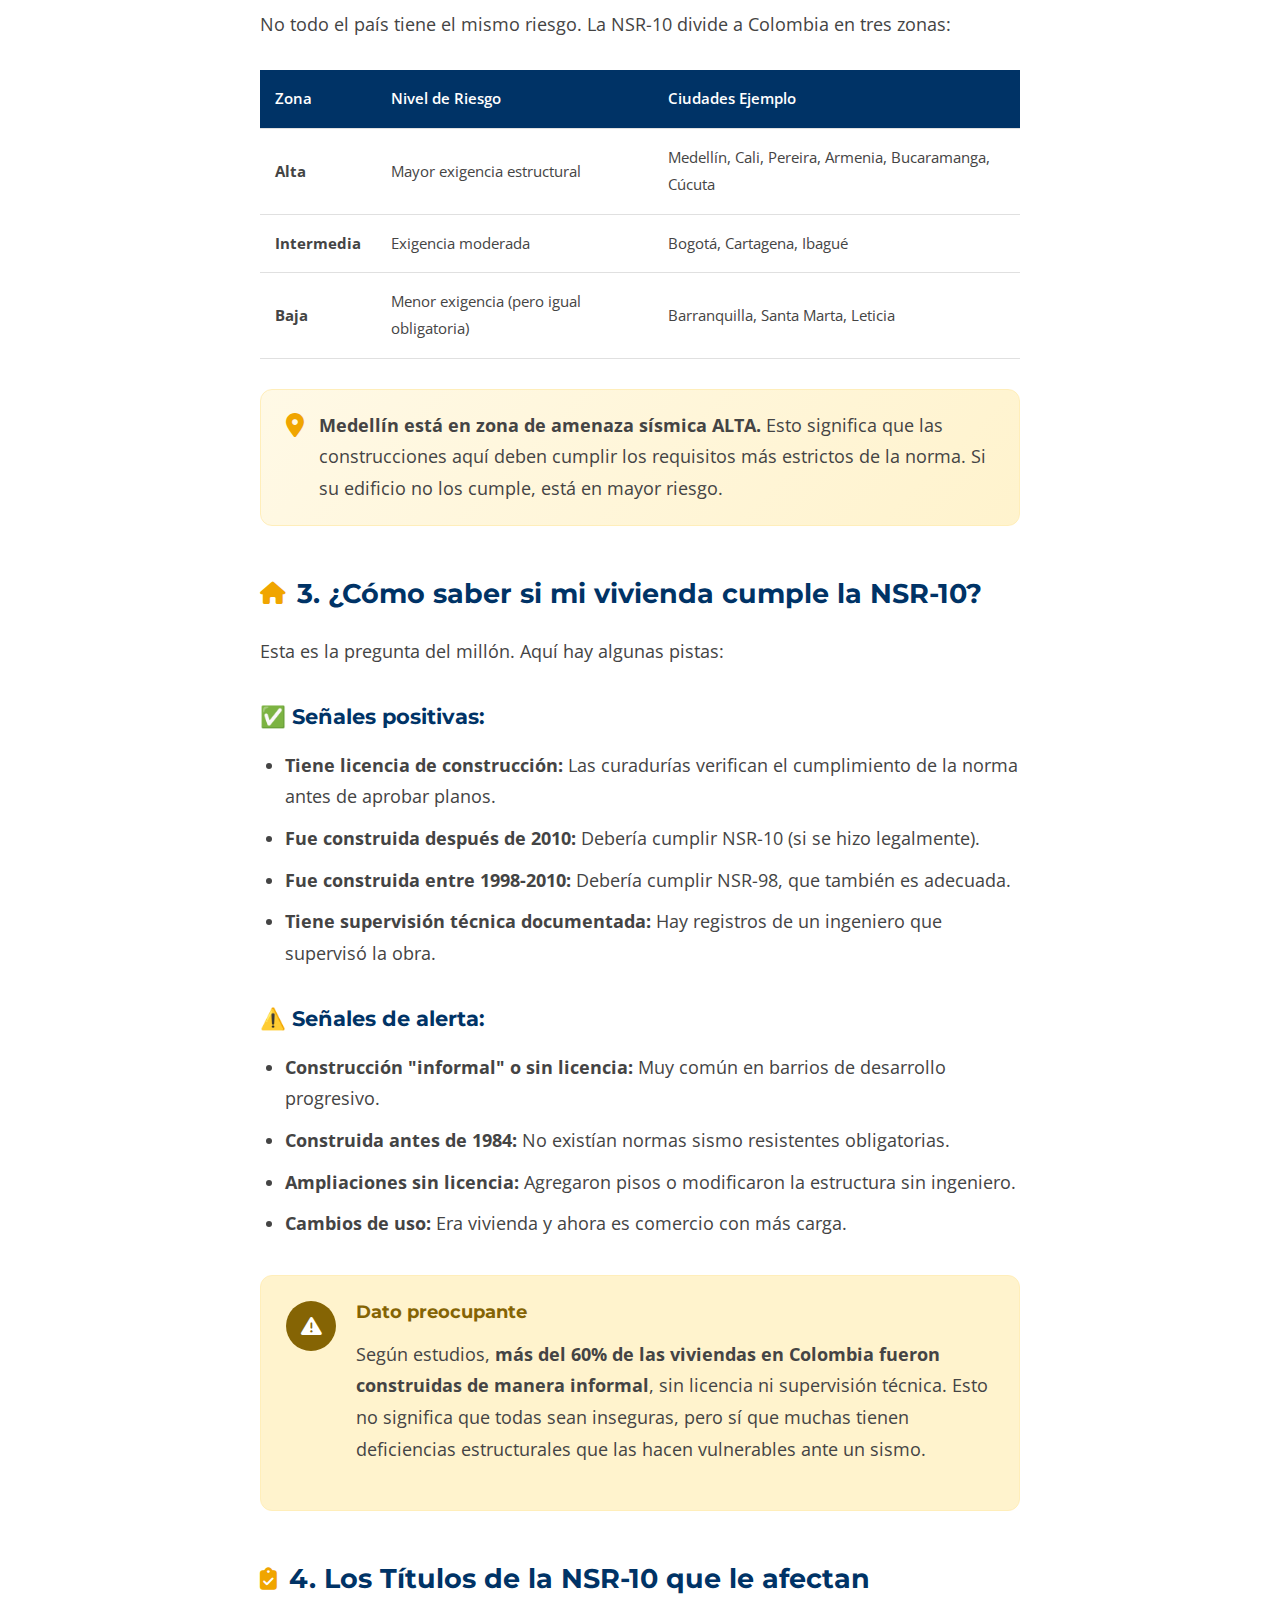
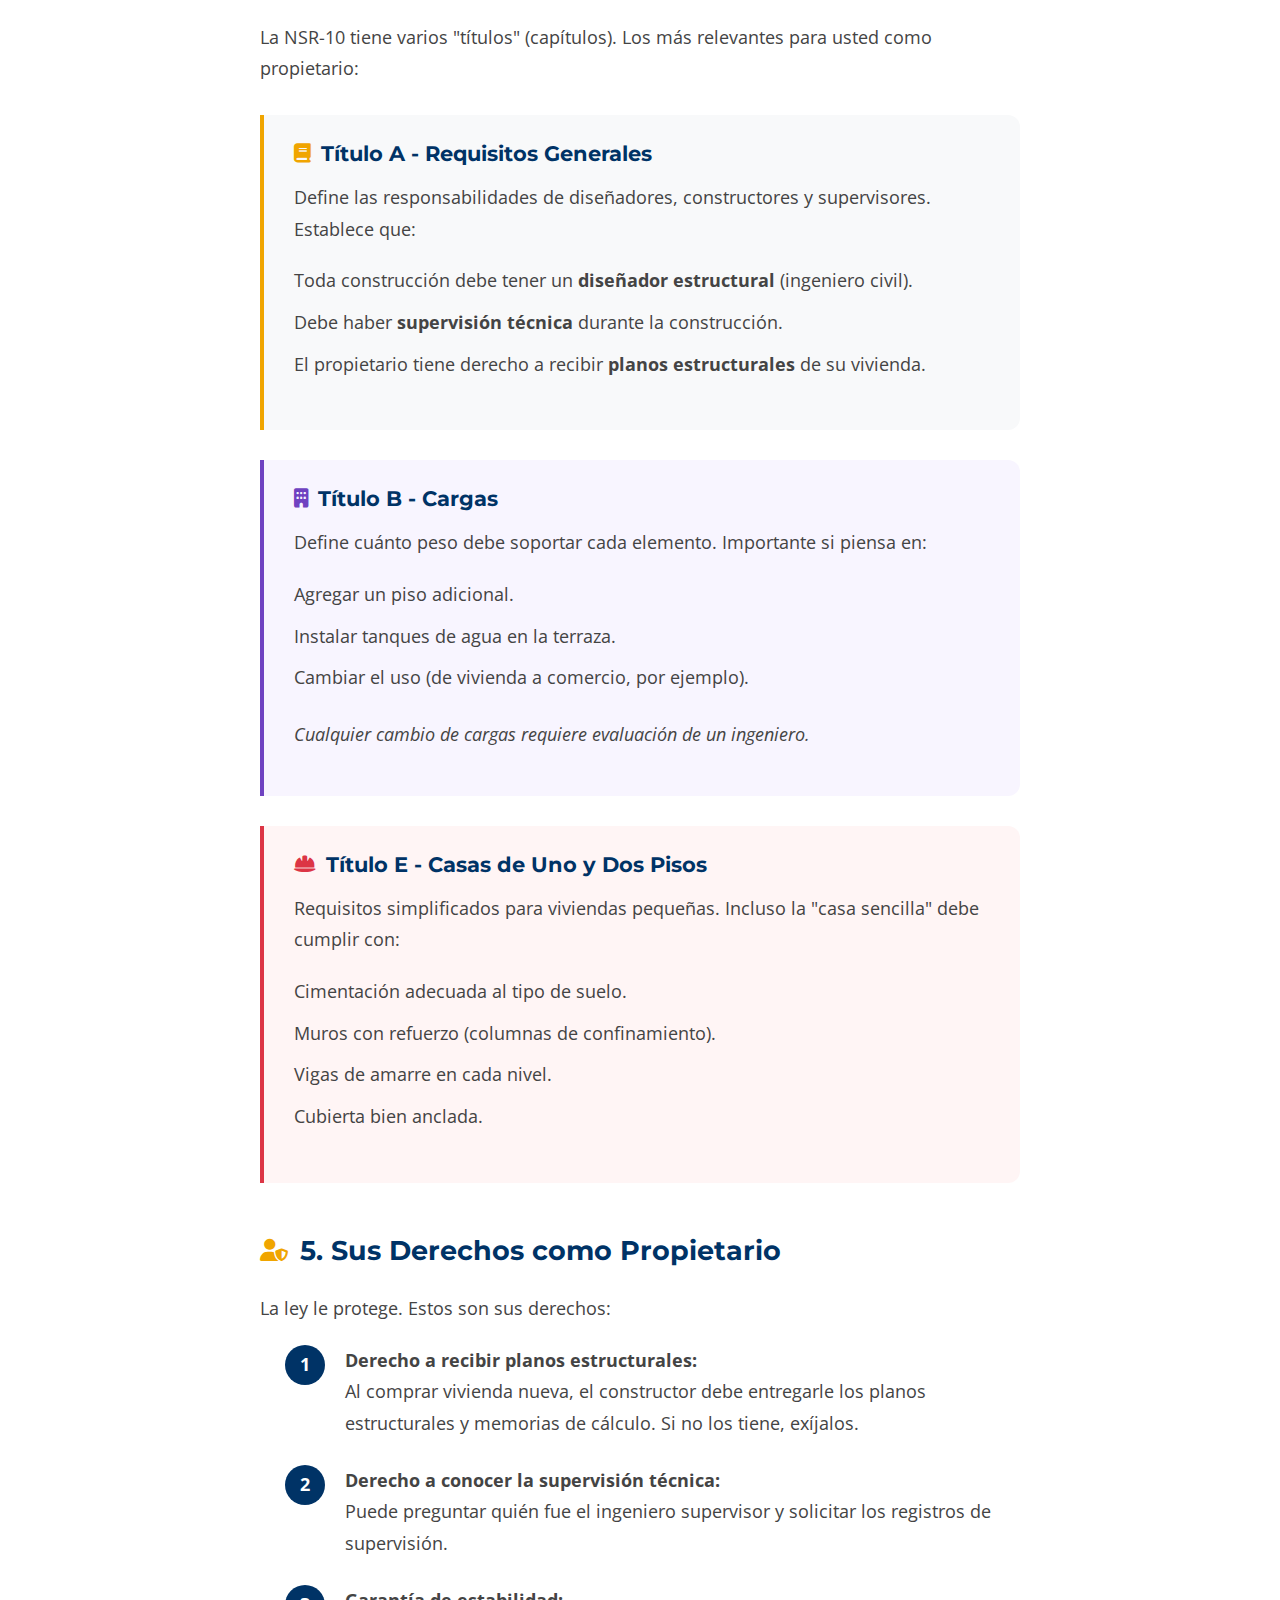
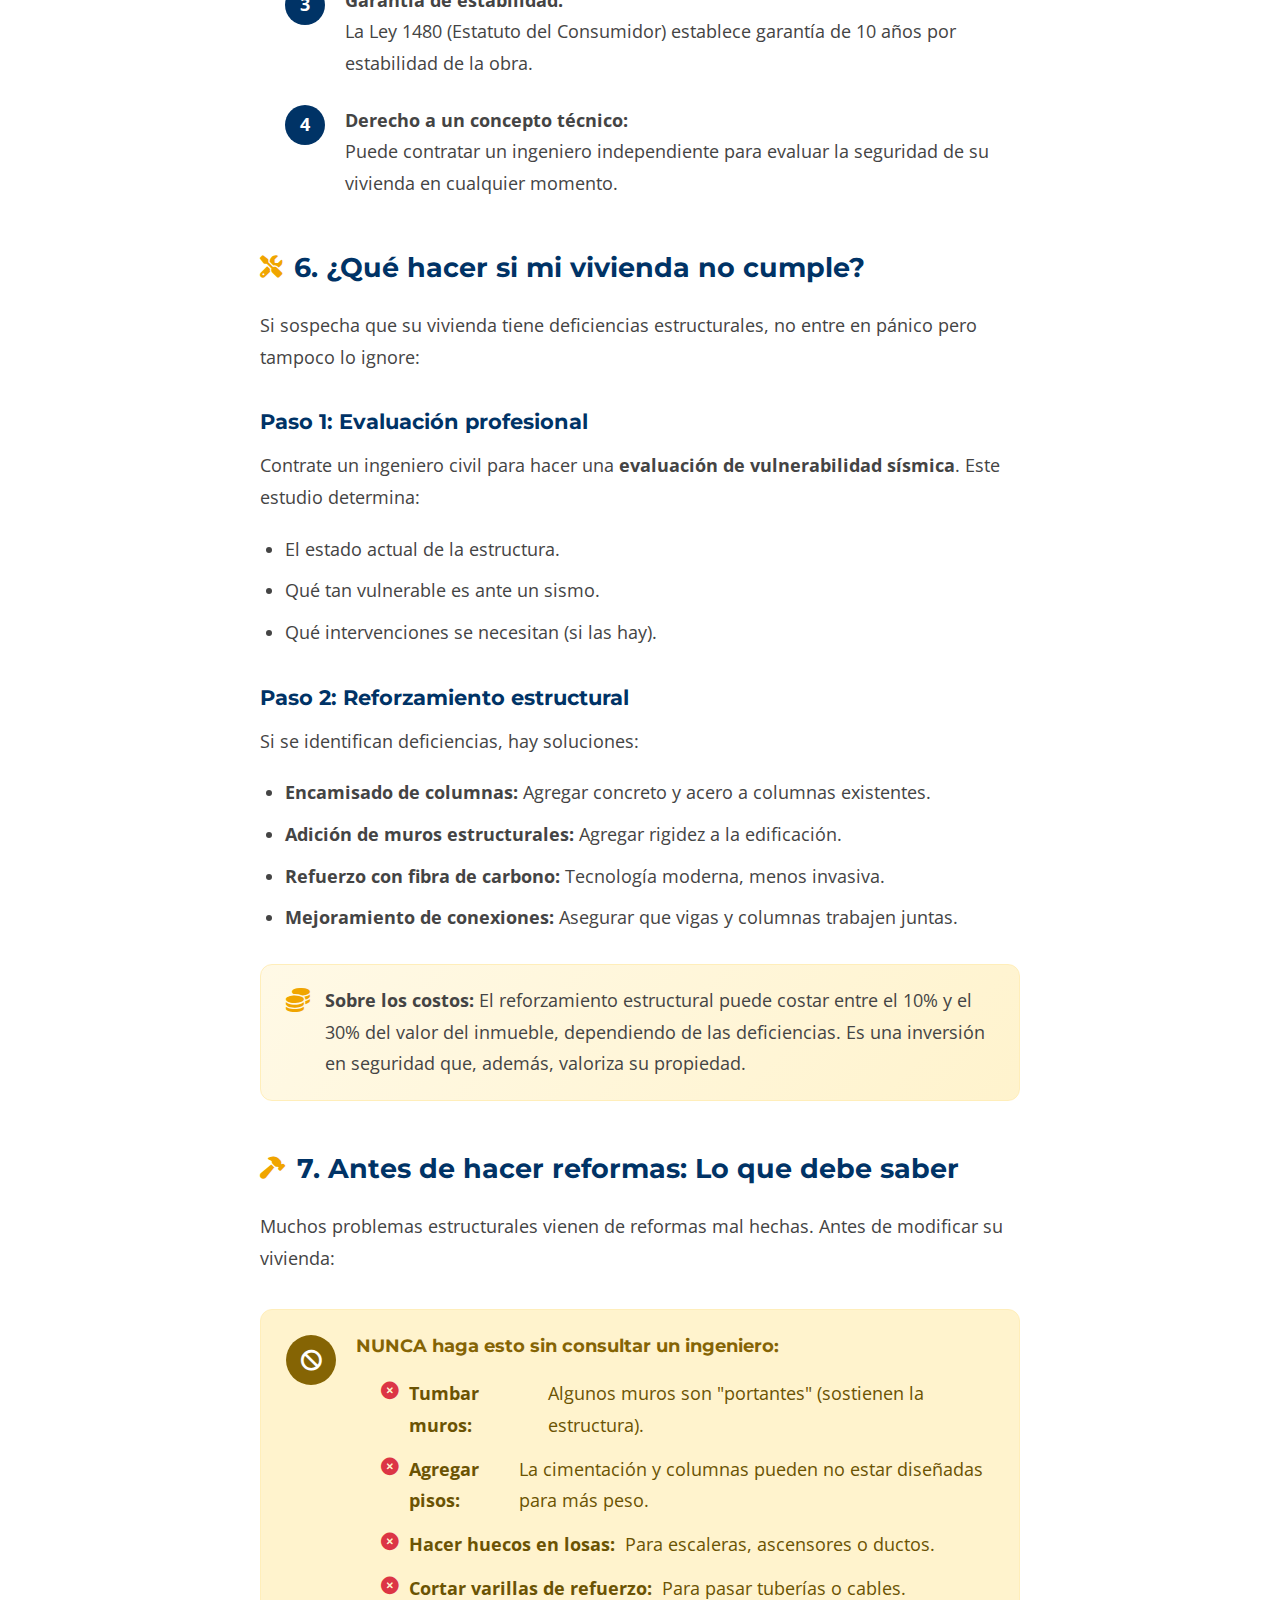
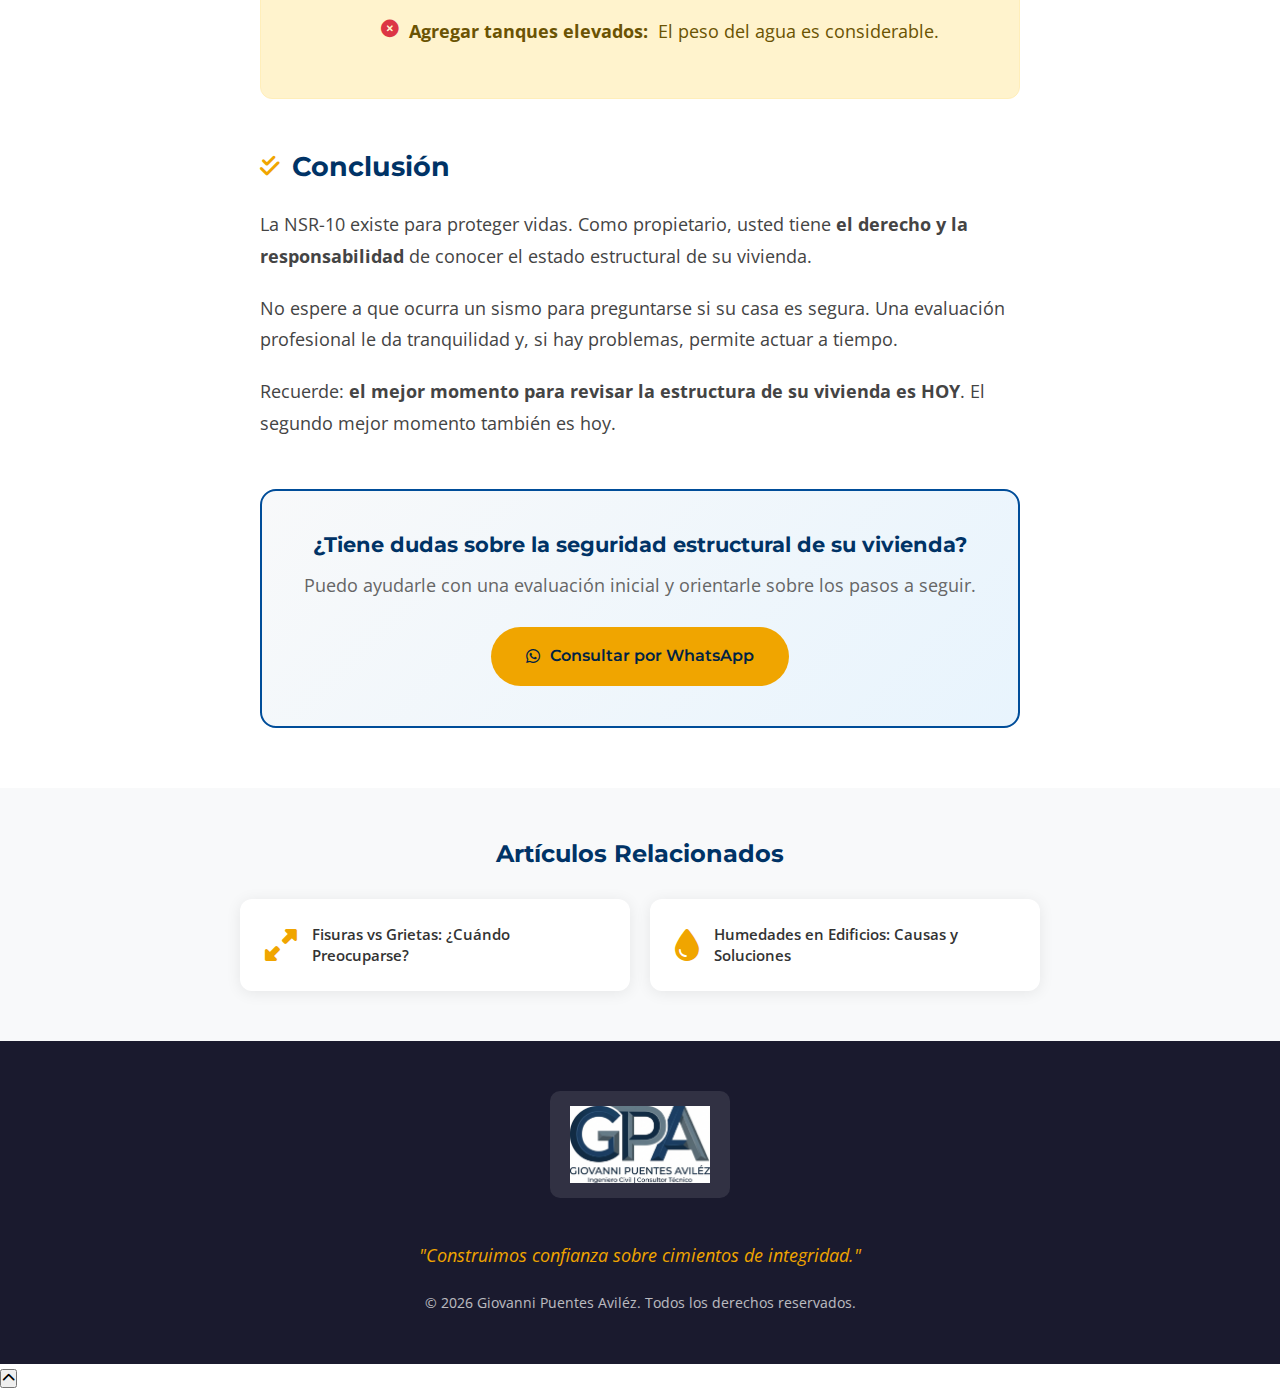
<file: nsr-10-propietarios.html>
<!DOCTYPE html>
<html lang="es">

<head>
    <meta charset="UTF-8">
    <meta name="viewport" content="width=device-width, initial-scale=1.0">
    <meta name="description"
        content="Guía práctica sobre la NSR-10 para propietarios: conozca sus derechos, cómo verificar que su vivienda cumple la norma y qué hacer si tiene dudas sobre la seguridad estructural.">
    <meta name="keywords"
        content="NSR-10, norma sismo resistente, construcción Colombia, seguridad estructural, ingeniero civil medellin, vivienda segura">
    <meta name="author" content="Giovanni Puentes Aviléz">

    <!-- Open Graph -->
    <meta property="og:title" content="NSR-10: Lo que Todo Propietario Debe Saber | Ing. Giovanni Puentes">
    <meta property="og:description" content="La norma de construcción sismo resistente no es solo para ingenieros. Conozca sus derechos y cómo proteger su patrimonio.">
    <meta property="og:type" content="article">
    <meta property="og:image" content="logo.png">

    <title>NSR-10: Lo que Todo Propietario Debe Saber | Ing. Giovanni Puentes</title>

    <!-- Favicon -->
    <link rel="icon" type="image/svg+xml" href="data:image/svg+xml,<svg xmlns='http://www.w3.org/2000/svg' viewBox='0 0 100 100'><rect width='100' height='100' rx='15' fill='%23003366'/><text x='50' y='68' font-family='Arial,sans-serif' font-size='40' font-weight='bold' fill='white' text-anchor='middle'>GPA</text></svg>">

    <!-- Google Fonts -->
    <link rel="preconnect" href="https://fonts.googleapis.com">
    <link rel="preconnect" href="https://fonts.gstatic.com" crossorigin>
    <link href="https://fonts.googleapis.com/css2?family=Montserrat:wght@400;600;700&family=Open+Sans:wght@400;500;600;700&display=swap" rel="stylesheet">

    <!-- Font Awesome -->
    <link rel="stylesheet" href="https://cdnjs.cloudflare.com/ajax/libs/font-awesome/6.5.1/css/all.min.css">

    <link rel="stylesheet" href="styles.css">
    <link rel="stylesheet" href="articulo.css">
</head>

<body>
    <!-- ===== NAVEGACIÓN ===== -->
    <nav class="navbar scrolled" id="navbar">
        <div class="nav-container">
            <a href="index.html" class="nav-logo">
                <img src="logo.png" alt="GPA - Giovanni Puentes Aviléz" class="logo-img">
            </a>
            <a href="index.html#bitacora" class="btn btn-primary" style="padding: 10px 20px; font-size: 0.9rem;">
                <i class="fas fa-arrow-left"></i> Volver a Bitácora
            </a>
        </div>
    </nav>

    <!-- ===== HEADER ARTÍCULO ===== -->
    <header class="article-header">
        <div class="container">
            <a href="index.html#bitacora" class="back-link"><i class="fas fa-chevron-left"></i> Bitácora Técnica</a>
            <span class="article-categoria">Normativa</span>
            <h1>NSR-10: Lo que Todo Propietario Debe Saber</h1>
            <p class="article-excerpt">La norma colombiana de construcción sismo resistente no es solo para ingenieros. Conozca sus derechos y cómo verificar que su vivienda cumple los estándares de seguridad.</p>
            <div class="article-meta">
                <span><i class="fas fa-user-circle"></i> Ing. Giovanni Puentes</span>
                <span><i class="fas fa-calendar-alt"></i> Enero 2026</span>
                <span><i class="fas fa-clock"></i> 10 min lectura</span>
            </div>
        </div>
    </header>

    <!-- ===== CONTENIDO ===== -->
    <article class="article-content">
        <p class="lead">
            Colombia está ubicada en una de las zonas sísmicas más activas del mundo: el Cinturón de Fuego del Pacífico. Por eso, desde 1984 contamos con normas de construcción sismo resistente. La <strong>NSR-10</strong> es la versión vigente, y aunque suena técnico, <strong>le afecta directamente como propietario</strong>.
        </p>

        <p>No necesita ser ingeniero para entender los conceptos básicos que pueden proteger su vida y su patrimonio. En este artículo le explico lo esencial en lenguaje sencillo.</p>

        <h2><i class="fas fa-question-circle"></i> 1. ¿Qué es la NSR-10 y por qué existe?</h2>
        
        <p>La <strong>NSR-10</strong> (Norma Sismo Resistente de 2010) es el conjunto de reglas que debe cumplir toda construcción en Colombia para resistir sismos. Es de <strong>obligatorio cumplimiento</strong> en todo el territorio nacional.</p>

        <div class="info-box info-box-normal">
            <h3><i class="fas fa-history"></i> Un poco de historia</h3>
            <p>Colombia ha sufrido sismos devastadores que impulsaron estas normas:</p>
            <ul>
                <li><strong>1983 - Popayán:</strong> 300 muertos. Impulsó la primera norma (1984).</li>
                <li><strong>1999 - Eje Cafetero:</strong> Más de 1.000 muertos. Demostró fallas en construcciones "informales".</li>
                <li><strong>2010:</strong> Se actualiza la norma a NSR-10, vigente hasta hoy.</li>
            </ul>
        </div>

        <p>El objetivo de la NSR-10 <strong>NO es que su casa quede intacta</strong> después de un sismo fuerte. El objetivo es que <strong>no se caiga y usted pueda salir con vida</strong>. Es una diferencia importante: la norma protege vidas, aunque la estructura pueda quedar dañada.</p>

        <h2><i class="fas fa-map-marked-alt"></i> 2. Zonas de Amenaza Sísmica en Colombia</h2>

        <p>No todo el país tiene el mismo riesgo. La NSR-10 divide a Colombia en tres zonas:</p>

        <table class="article-table">
            <thead>
                <tr>
                    <th>Zona</th>
                    <th>Nivel de Riesgo</th>
                    <th>Ciudades Ejemplo</th>
                </tr>
            </thead>
            <tbody>
                <tr>
                    <td><strong>Alta</strong></td>
                    <td>Mayor exigencia estructural</td>
                    <td>Medellín, Cali, Pereira, Armenia, Bucaramanga, Cúcuta</td>
                </tr>
                <tr>
                    <td><strong>Intermedia</strong></td>
                    <td>Exigencia moderada</td>
                    <td>Bogotá, Cartagena, Ibagué</td>
                </tr>
                <tr>
                    <td><strong>Baja</strong></td>
                    <td>Menor exigencia (pero igual obligatoria)</td>
                    <td>Barranquilla, Santa Marta, Leticia</td>
                </tr>
            </tbody>
        </table>

        <div class="tip-box">
            <i class="fas fa-map-marker-alt"></i>
            <p><strong>Medellín está en zona de amenaza sísmica ALTA.</strong> Esto significa que las construcciones aquí deben cumplir los requisitos más estrictos de la norma. Si su edificio no los cumple, está en mayor riesgo.</p>
        </div>

        <h2><i class="fas fa-home"></i> 3. ¿Cómo saber si mi vivienda cumple la NSR-10?</h2>

        <p>Esta es la pregunta del millón. Aquí hay algunas pistas:</p>

        <h3>✅ Señales positivas:</h3>
        <ul>
            <li><strong>Tiene licencia de construcción:</strong> Las curadurías verifican el cumplimiento de la norma antes de aprobar planos.</li>
            <li><strong>Fue construida después de 2010:</strong> Debería cumplir NSR-10 (si se hizo legalmente).</li>
            <li><strong>Fue construida entre 1998-2010:</strong> Debería cumplir NSR-98, que también es adecuada.</li>
            <li><strong>Tiene supervisión técnica documentada:</strong> Hay registros de un ingeniero que supervisó la obra.</li>
        </ul>

        <h3>⚠️ Señales de alerta:</h3>
        <ul>
            <li><strong>Construcción "informal" o sin licencia:</strong> Muy común en barrios de desarrollo progresivo.</li>
            <li><strong>Construida antes de 1984:</strong> No existían normas sismo resistentes obligatorias.</li>
            <li><strong>Ampliaciones sin licencia:</strong> Agregaron pisos o modificaron la estructura sin ingeniero.</li>
            <li><strong>Cambios de uso:</strong> Era vivienda y ahora es comercio con más carga.</li>
        </ul>

        <div class="alert-box">
            <div class="alert-icon">
                <i class="fas fa-exclamation-triangle"></i>
            </div>
            <div class="alert-content">
                <h4>Dato preocupante</h4>
                <p>Según estudios, <strong>más del 60% de las viviendas en Colombia fueron construidas de manera informal</strong>, sin licencia ni supervisión técnica. Esto no significa que todas sean inseguras, pero sí que muchas tienen deficiencias estructurales que las hacen vulnerables ante un sismo.</p>
            </div>
        </div>

        <h2><i class="fas fa-clipboard-check"></i> 4. Los Títulos de la NSR-10 que le afectan</h2>

        <p>La NSR-10 tiene varios "títulos" (capítulos). Los más relevantes para usted como propietario:</p>

        <div class="info-box info-box-normal">
            <h3><i class="fas fa-book"></i> Título A - Requisitos Generales</h3>
            <p>Define las responsabilidades de diseñadores, constructores y supervisores. Establece que:</p>
            <ul>
                <li>Toda construcción debe tener un <strong>diseñador estructural</strong> (ingeniero civil).</li>
                <li>Debe haber <strong>supervisión técnica</strong> durante la construcción.</li>
                <li>El propietario tiene derecho a recibir <strong>planos estructurales</strong> de su vivienda.</li>
            </ul>
        </div>

        <div class="info-box" style="border-left-color: #6f42c1; background: #f8f5ff;">
            <h3><i class="fas fa-building" style="color: #6f42c1;"></i> Título B - Cargas</h3>
            <p>Define cuánto peso debe soportar cada elemento. Importante si piensa en:</p>
            <ul>
                <li>Agregar un piso adicional.</li>
                <li>Instalar tanques de agua en la terraza.</li>
                <li>Cambiar el uso (de vivienda a comercio, por ejemplo).</li>
            </ul>
            <p><em>Cualquier cambio de cargas requiere evaluación de un ingeniero.</em></p>
        </div>

        <div class="info-box info-box-danger">
            <h3><i class="fas fa-hard-hat"></i> Título E - Casas de Uno y Dos Pisos</h3>
            <p>Requisitos simplificados para viviendas pequeñas. Incluso la "casa sencilla" debe cumplir con:</p>
            <ul>
                <li>Cimentación adecuada al tipo de suelo.</li>
                <li>Muros con refuerzo (columnas de confinamiento).</li>
                <li>Vigas de amarre en cada nivel.</li>
                <li>Cubierta bien anclada.</li>
            </ul>
        </div>

        <h2><i class="fas fa-user-shield"></i> 5. Sus Derechos como Propietario</h2>

        <p>La ley le protege. Estos son sus derechos:</p>

        <ol class="steps-list">
            <li>
                <strong>Derecho a recibir planos estructurales:</strong><br>
                Al comprar vivienda nueva, el constructor debe entregarle los planos estructurales y memorias de cálculo. Si no los tiene, exíjalos.
            </li>
            <li>
                <strong>Derecho a conocer la supervisión técnica:</strong><br>
                Puede preguntar quién fue el ingeniero supervisor y solicitar los registros de supervisión.
            </li>
            <li>
                <strong>Garantía de estabilidad:</strong><br>
                La Ley 1480 (Estatuto del Consumidor) establece garantía de 10 años por estabilidad de la obra.
            </li>
            <li>
                <strong>Derecho a un concepto técnico:</strong><br>
                Puede contratar un ingeniero independiente para evaluar la seguridad de su vivienda en cualquier momento.
            </li>
        </ol>

        <h2><i class="fas fa-tools"></i> 6. ¿Qué hacer si mi vivienda no cumple?</h2>

        <p>Si sospecha que su vivienda tiene deficiencias estructurales, no entre en pánico pero tampoco lo ignore:</p>

        <h3>Paso 1: Evaluación profesional</h3>
        <p>Contrate un ingeniero civil para hacer una <strong>evaluación de vulnerabilidad sísmica</strong>. Este estudio determina:</p>
        <ul>
            <li>El estado actual de la estructura.</li>
            <li>Qué tan vulnerable es ante un sismo.</li>
            <li>Qué intervenciones se necesitan (si las hay).</li>
        </ul>

        <h3>Paso 2: Reforzamiento estructural</h3>
        <p>Si se identifican deficiencias, hay soluciones:</p>
        <ul>
            <li><strong>Encamisado de columnas:</strong> Agregar concreto y acero a columnas existentes.</li>
            <li><strong>Adición de muros estructurales:</strong> Agregar rigidez a la edificación.</li>
            <li><strong>Refuerzo con fibra de carbono:</strong> Tecnología moderna, menos invasiva.</li>
            <li><strong>Mejoramiento de conexiones:</strong> Asegurar que vigas y columnas trabajen juntas.</li>
        </ul>

        <div class="tip-box">
            <i class="fas fa-coins"></i>
            <p><strong>Sobre los costos:</strong> El reforzamiento estructural puede costar entre el 10% y el 30% del valor del inmueble, dependiendo de las deficiencias. Es una inversión en seguridad que, además, valoriza su propiedad.</p>
        </div>

        <h2><i class="fas fa-hammer"></i> 7. Antes de hacer reformas: Lo que debe saber</h2>

        <p>Muchos problemas estructurales vienen de reformas mal hechas. Antes de modificar su vivienda:</p>

        <div class="alert-box">
            <div class="alert-icon">
                <i class="fas fa-ban"></i>
            </div>
            <div class="alert-content">
                <h4>NUNCA haga esto sin consultar un ingeniero:</h4>
                <ul class="checklist">
                    <li><i class="fas fa-times-circle"></i> <strong>Tumbar muros:</strong> Algunos muros son "portantes" (sostienen la estructura).</li>
                    <li><i class="fas fa-times-circle"></i> <strong>Agregar pisos:</strong> La cimentación y columnas pueden no estar diseñadas para más peso.</li>
                    <li><i class="fas fa-times-circle"></i> <strong>Hacer huecos en losas:</strong> Para escaleras, ascensores o ductos.</li>
                    <li><i class="fas fa-times-circle"></i> <strong>Cortar varillas de refuerzo:</strong> Para pasar tuberías o cables.</li>
                    <li><i class="fas fa-times-circle"></i> <strong>Agregar tanques elevados:</strong> El peso del agua es considerable.</li>
                </ul>
            </div>
        </div>

        <h2><i class="fas fa-check-double"></i> Conclusión</h2>
        
        <p>La NSR-10 existe para proteger vidas. Como propietario, usted tiene <strong>el derecho y la responsabilidad</strong> de conocer el estado estructural de su vivienda.</p>

        <p>No espere a que ocurra un sismo para preguntarse si su casa es segura. Una evaluación profesional le da tranquilidad y, si hay problemas, permite actuar a tiempo.</p>

        <p>Recuerde: <strong>el mejor momento para revisar la estructura de su vivienda es HOY</strong>. El segundo mejor momento también es hoy.</p>

        <!-- CTA Final -->
        <div class="article-cta">
            <h3>¿Tiene dudas sobre la seguridad estructural de su vivienda?</h3>
            <p>Puedo ayudarle con una evaluación inicial y orientarle sobre los pasos a seguir.</p>
            <a href="https://wa.me/573173369020?text=Hola%20Ing.%20Giovanni,%20tengo%20dudas%20sobre%20la%20seguridad%20estructural%20de%20mi%20vivienda%20y%20quisiera%20una%20evaluación." class="btn btn-primary">
                <i class="fab fa-whatsapp"></i> Consultar por WhatsApp
            </a>
        </div>
    </article>

    <!-- ===== ARTÍCULOS RELACIONADOS ===== -->
    <section class="related-articles">
        <div class="container">
            <h3>Artículos Relacionados</h3>
            <div class="related-grid">
                <a href="fisuras-vs-grietas.html" class="related-card">
                    <i class="fas fa-expand-alt"></i>
                    <span>Fisuras vs Grietas: ¿Cuándo Preocuparse?</span>
                </a>
                <a href="humedades-en-edificios.html" class="related-card">
                    <i class="fas fa-tint"></i>
                    <span>Humedades en Edificios: Causas y Soluciones</span>
                </a>
            </div>
        </div>
    </section>

    <!-- ===== FOOTER ===== -->
    <footer class="footer">
        <div class="container">
            <div class="footer-content">
                <div class="footer-logo">
                    <img src="logo.png" alt="GPA - Giovanni Puentes Aviléz" class="logo-footer-img">
                </div>
                <p class="footer-slogan">"Construimos confianza sobre cimientos de integridad."</p>
                <p class="footer-copyright">&copy; 2026 Giovanni Puentes Aviléz. Todos los derechos reservados.</p>
            </div>
        </div>
    </footer>

    <!-- Botón Volver Arriba -->
    <button class="scroll-top" id="scrollTop" aria-label="Volver arriba">
        <i class="fas fa-chevron-up"></i>
    </button>

    <script src="script.js"></script>
</body>

</html>
</file>
<file: styles.css>
/* ===== VARIABLES CSS ===== */
:root {
    --color-primario: #003366;
    --color-primario-light: #004d99;
    --color-primario-dark: #002244;
    --color-secundario: #f0a500;
    --color-texto: #333333;
    --color-texto-light: #666666;
    --color-fondo: #ffffff;
    --color-fondo-alt: #f8f9fa;
    --color-fondo-dark: #1a1a2e;
    --color-borde: #e0e0e0;
    --color-exito: #28a745;
    --color-whatsapp: #25D366;
    
    --font-principal: 'Montserrat', sans-serif;
    --font-secundaria: 'Open Sans', sans-serif;
    
    --sombra-suave: 0 2px 15px rgba(0, 0, 0, 0.08);
    --sombra-media: 0 5px 25px rgba(0, 0, 0, 0.12);
    --sombra-fuerte: 0 10px 40px rgba(0, 0, 0, 0.15);
    
    --transicion: all 0.3s ease;
    --radio-borde: 8px;
}

/* ===== RESET Y BASE ===== */
* {
    margin: 0;
    padding: 0;
    box-sizing: border-box;
}

html {
    scroll-behavior: smooth;
}

body {
    font-family: var(--font-secundaria);
    color: var(--color-texto);
    line-height: 1.7;
    background-color: var(--color-fondo);
}

h1, h2, h3, h4 {
    font-family: var(--font-principal);
    font-weight: 700;
    line-height: 1.3;
}

a {
    text-decoration: none;
    color: inherit;
    transition: var(--transicion);
}

img {
    max-width: 100%;
    height: auto;
}

.container {
    max-width: 1200px;
    margin: 0 auto;
    padding: 0 20px;
}

/* ===== NAVEGACIÓN ===== */
.navbar {
    position: fixed;
    top: 0;
    left: 0;
    right: 0;
    z-index: 1000;
    background: transparent;
    padding: 20px 0;
    transition: var(--transicion);
}

.navbar.scrolled {
    background: var(--color-fondo);
    box-shadow: var(--sombra-suave);
    padding: 12px 0;
}

.nav-container {
    max-width: 1200px;
    margin: 0 auto;
    padding: 0 20px;
    display: flex;
    justify-content: space-between;
    align-items: center;
}

.nav-logo {
    display: flex;
    align-items: center;
}

.logo-icon {
    display: inline-flex;
    align-items: center;
    justify-content: center;
    width: 50px;
    height: 50px;
    background: var(--color-primario);
    color: white;
    font-family: var(--font-principal);
    font-weight: 700;
    font-size: 1rem;
    border-radius: 8px;
    letter-spacing: 1px;
}

/* Logo imagen en navbar */
.logo-img {
    height: 40px;
    width: auto;
    padding: 5px 10px;
    background: white;
    border-radius: 6px;
    transition: var(--transicion);
}

.navbar.scrolled .logo-img {
    background: transparent;
}

.logo-img:hover {
    transform: scale(1.05);
}

/* Logo grande en sección Sobre Mí */
.sobre-mi-imagen {
    display: flex;
    justify-content: center;
    align-items: center;
}

.logo-grande-img {
    max-width: 85%;
    height: auto;
    max-height: 280px;
    padding: 30px;
    background: white;
    border-radius: 16px;
    box-shadow: var(--sombra-media);
    transition: var(--transicion);
}

.logo-grande-img:hover {
    transform: translateY(-5px);
    box-shadow: var(--sombra-fuerte);
}

/* Logo en footer */
.logo-footer-img {
    max-width: 180px;
    height: auto;
    margin-bottom: 15px;
    padding: 15px 20px;
    background: rgba(255, 255, 255, 0.1);
    border-radius: 10px;
    transition: var(--transicion);
}

.logo-footer-img:hover {
    background: rgba(255, 255, 255, 0.15);
}

.nav-menu {
    display: flex;
    list-style: none;
    gap: 35px;
    align-items: center;
}

.nav-link {
    font-family: var(--font-principal);
    font-weight: 600;
    font-size: 0.9rem;
    color: white;
    text-transform: uppercase;
    letter-spacing: 0.5px;
    position: relative;
}

.navbar.scrolled .nav-link {
    color: var(--color-texto);
}

.nav-link:hover {
    color: var(--color-secundario);
}

.nav-link::after {
    content: '';
    position: absolute;
    bottom: -5px;
    left: 0;
    width: 0;
    height: 2px;
    background: var(--color-secundario);
    transition: var(--transicion);
}

.nav-link:hover::after {
    width: 100%;
}

.nav-cta {
    background: var(--color-secundario);
    color: var(--color-primario-dark) !important;
    padding: 10px 25px;
    border-radius: 25px;
}

.nav-cta:hover {
    background: #e09600;
    transform: translateY(-2px);
}

.nav-cta::after {
    display: none;
}

.nav-toggle {
    display: none;
    background: none;
    border: none;
    font-size: 1.5rem;
    color: white;
    cursor: pointer;
}

.navbar.scrolled .nav-toggle {
    color: var(--color-texto);
}

/* ===== HERO ===== */
.hero {
    min-height: 100vh;
    background: linear-gradient(135deg, var(--color-primario-dark) 0%, var(--color-primario) 50%, var(--color-primario-light) 100%);
    display: flex;
    flex-direction: column;
    justify-content: center;
    align-items: center;
    text-align: center;
    padding: 120px 20px 60px;
    position: relative;
    overflow: hidden;
}

.hero::before {
    content: '';
    position: absolute;
    top: 0;
    left: 0;
    right: 0;
    bottom: 0;
    background: url("data:image/svg+xml,%3Csvg width='60' height='60' viewBox='0 0 60 60' xmlns='http://www.w3.org/2000/svg'%3E%3Cg fill='none' fill-rule='evenodd'%3E%3Cg fill='%23ffffff' fill-opacity='0.03'%3E%3Cpath d='M36 34v-4h-2v4h-4v2h4v4h2v-4h4v-2h-4zm0-30V0h-2v4h-4v2h4v4h2V6h4V4h-4zM6 34v-4H4v4H0v2h4v4h2v-4h4v-2H6zM6 4V0H4v4H0v2h4v4h2V6h4V4H6z'/%3E%3C/g%3E%3C/g%3E%3C/svg%3E");
    opacity: 0.5;
}

.hero-content {
    position: relative;
    z-index: 1;
    max-width: 900px;
}

.hero-badge {
    display: inline-block;
    background: rgba(255, 255, 255, 0.15);
    color: white;
    padding: 8px 20px;
    border-radius: 25px;
    font-size: 0.85rem;
    font-weight: 600;
    letter-spacing: 1px;
    margin-bottom: 20px;
    backdrop-filter: blur(10px);
}

.hero-title {
    font-size: 3.5rem;
    color: white;
    margin-bottom: 20px;
    text-shadow: 2px 2px 4px rgba(0, 0, 0, 0.2);
}

.hero-subtitle {
    font-size: 1.25rem;
    color: rgba(255, 255, 255, 0.9);
    margin-bottom: 15px;
    max-width: 700px;
    margin-left: auto;
    margin-right: auto;
}

.hero-subtitle .highlight {
    color: var(--color-secundario);
    font-weight: 600;
}

.hero-tagline {
    font-size: 1.5rem;
    font-style: italic;
    color: var(--color-secundario);
    margin-bottom: 35px;
    font-family: var(--font-principal);
}

.hero-cta {
    display: flex;
    gap: 15px;
    justify-content: center;
    flex-wrap: wrap;
    margin-bottom: 50px;
}

.btn {
    display: inline-flex;
    align-items: center;
    gap: 10px;
    padding: 15px 35px;
    border-radius: 30px;
    font-family: var(--font-principal);
    font-weight: 600;
    font-size: 1rem;
    cursor: pointer;
    border: none;
    transition: var(--transicion);
}

.btn-primary {
    background: var(--color-secundario);
    color: var(--color-primario-dark);
}

.btn-primary:hover {
    background: #e09600;
    transform: translateY(-3px);
    box-shadow: 0 10px 30px rgba(240, 165, 0, 0.4);
}

.btn-secondary {
    background: transparent;
    color: white;
    border: 2px solid white;
}

.btn-secondary:hover {
    background: white;
    color: var(--color-primario);
}

.hero-stats {
    display: flex;
    justify-content: center;
    gap: 50px;
    flex-wrap: wrap;
}

.stat {
    text-align: center;
}

.stat-number {
    display: block;
    font-family: var(--font-principal);
    font-size: 2.5rem;
    font-weight: 700;
    color: var(--color-secundario);
}

.stat-label {
    font-size: 0.85rem;
    color: rgba(255, 255, 255, 0.8);
    text-transform: uppercase;
    letter-spacing: 1px;
}

.hero-scroll {
    position: absolute;
    bottom: 30px;
    left: 50%;
    transform: translateX(-50%);
    animation: bounce 2s infinite;
}

.hero-scroll a {
    color: white;
    font-size: 1.5rem;
    opacity: 0.7;
}

.hero-scroll a:hover {
    opacity: 1;
}

@keyframes bounce {
    0%, 20%, 50%, 80%, 100% { transform: translateX(-50%) translateY(0); }
    40% { transform: translateX(-50%) translateY(-10px); }
    60% { transform: translateX(-50%) translateY(-5px); }
}

/* ===== SECCIONES ===== */
.section {
    padding: 100px 0;
}

.section-title {
    font-size: 2.5rem;
    color: var(--color-primario);
    text-align: center;
    margin-bottom: 15px;
    position: relative;
}

.section-title::after {
    content: '';
    display: block;
    width: 60px;
    height: 4px;
    background: var(--color-secundario);
    margin: 15px auto 0;
    border-radius: 2px;
}

.section-subtitle {
    text-align: center;
    color: var(--color-texto-light);
    font-size: 1.1rem;
    max-width: 600px;
    margin: 0 auto 50px;
}

/* ===== SOBRE MÍ ===== */
.sobre-mi {
    background: var(--color-fondo-alt);
}

.sobre-mi-content {
    display: grid;
    grid-template-columns: 1.5fr 1fr;
    gap: 60px;
    align-items: center;
}

.sobre-mi-text .lead {
    font-size: 1.15rem;
    margin-bottom: 20px;
    color: var(--color-texto);
}

.sobre-mi-text p {
    margin-bottom: 25px;
}

.credenciales {
    display: flex;
    flex-direction: column;
    gap: 15px;
    margin-top: 30px;
}

.credencial {
    display: flex;
    align-items: center;
    gap: 15px;
    padding: 15px 20px;
    background: white;
    border-radius: var(--radio-borde);
    box-shadow: var(--sombra-suave);
}

.credencial i {
    font-size: 1.3rem;
    color: var(--color-primario);
    width: 40px;
    height: 40px;
    display: flex;
    align-items: center;
    justify-content: center;
    background: var(--color-fondo-alt);
    border-radius: 50%;
}

.imagen-placeholder {
    background: linear-gradient(135deg, var(--color-primario) 0%, var(--color-primario-light) 100%);
    border-radius: var(--radio-borde);
    padding: 60px 40px;
    text-align: center;
    color: white;
    box-shadow: var(--sombra-fuerte);
}

.logo-grande {
    font-family: var(--font-principal);
    font-size: 5rem;
    font-weight: 700;
    margin-bottom: 20px;
    letter-spacing: 5px;
}

.imagen-placeholder p {
    font-size: 1.1rem;
    opacity: 0.9;
}

/* ===== SERVICIOS ===== */
.servicios {
    background: white;
}

.servicios-grid {
    display: grid;
    grid-template-columns: repeat(2, 1fr);
    gap: 40px;
}

.categoria-header {
    background: linear-gradient(135deg, var(--color-primario) 0%, var(--color-primario-light) 100%);
    color: white;
    padding: 30px;
    border-radius: var(--radio-borde) var(--radio-borde) 0 0;
    text-align: center;
}

.categoria-header.categoria-alt {
    background: linear-gradient(135deg, var(--color-primario-dark) 0%, var(--color-primario) 100%);
}

.categoria-header i {
    font-size: 2.5rem;
    margin-bottom: 15px;
    display: block;
}

.categoria-header h3 {
    font-size: 1.5rem;
    margin-bottom: 5px;
}

.categoria-header p {
    opacity: 0.9;
    font-size: 0.9rem;
}

.servicios-lista {
    background: var(--color-fondo-alt);
    padding: 25px;
    border-radius: 0 0 var(--radio-borde) var(--radio-borde);
    display: flex;
    flex-direction: column;
    gap: 20px;
}

.servicio-card {
    background: white;
    padding: 25px;
    border-radius: var(--radio-borde);
    box-shadow: var(--sombra-suave);
    transition: var(--transicion);
    border-left: 4px solid transparent;
}

.servicio-card:hover {
    transform: translateY(-5px);
    box-shadow: var(--sombra-media);
    border-left-color: var(--color-secundario);
}

.servicio-icon {
    width: 50px;
    height: 50px;
    background: var(--color-fondo-alt);
    border-radius: 50%;
    display: flex;
    align-items: center;
    justify-content: center;
    margin-bottom: 15px;
}

.servicio-icon i {
    font-size: 1.3rem;
    color: var(--color-primario);
}

.servicio-card h4 {
    font-size: 1.1rem;
    color: var(--color-primario);
    margin-bottom: 10px;
}

.servicio-card p {
    font-size: 0.95rem;
    color: var(--color-texto-light);
    margin-bottom: 15px;
}

.servicio-beneficio {
    display: inline-flex;
    align-items: center;
    gap: 8px;
    font-size: 0.85rem;
    color: var(--color-exito);
    font-weight: 600;
}

/* ===== TRAYECTORIA ===== */
.trayectoria {
    background: var(--color-fondo-alt);
}

.trayectoria-grid {
    display: grid;
    grid-template-columns: repeat(3, 1fr);
    gap: 30px;
    margin-bottom: 60px;
}

.trayectoria-card {
    background: white;
    padding: 40px 30px;
    border-radius: var(--radio-borde);
    text-align: center;
    box-shadow: var(--sombra-suave);
    transition: var(--transicion);
}

.trayectoria-card:hover {
    transform: translateY(-10px);
    box-shadow: var(--sombra-media);
}

.trayectoria-icon {
    width: 80px;
    height: 80px;
    background: linear-gradient(135deg, var(--color-primario) 0%, var(--color-primario-light) 100%);
    border-radius: 50%;
    display: flex;
    align-items: center;
    justify-content: center;
    margin: 0 auto 25px;
}

.trayectoria-icon i {
    font-size: 2rem;
    color: white;
}

.trayectoria-card h4 {
    font-size: 1.2rem;
    color: var(--color-primario);
    margin-bottom: 15px;
}

.trayectoria-card p {
    color: var(--color-texto-light);
    font-size: 0.95rem;
}

.herramientas {
    background: white;
    padding: 40px;
    border-radius: var(--radio-borde);
    text-align: center;
    box-shadow: var(--sombra-suave);
}

.herramientas h3 {
    font-size: 1.3rem;
    color: var(--color-primario);
    margin-bottom: 25px;
}

.herramientas h3 i {
    margin-right: 10px;
}

.herramientas-lista {
    display: flex;
    justify-content: center;
    gap: 20px;
    flex-wrap: wrap;
}

.herramienta {
    display: inline-flex;
    align-items: center;
    gap: 10px;
    padding: 12px 25px;
    background: var(--color-fondo-alt);
    border-radius: 25px;
    font-weight: 600;
    color: var(--color-texto);
    transition: var(--transicion);
}

.herramienta:hover {
    background: var(--color-primario);
    color: white;
}

.herramienta i {
    color: var(--color-primario);
}

.herramienta:hover i {
    color: white;
}

/* ===== CÓMO TRABAJO ===== */
.como-trabajo {
    background: white;
}

.proceso-timeline {
    display: grid;
    grid-template-columns: repeat(4, 1fr);
    gap: 30px;
    margin-bottom: 50px;
    position: relative;
}

.proceso-step {
    position: relative;
    text-align: center;
}

.paso-numero {
    width: 50px;
    height: 50px;
    background: linear-gradient(135deg, var(--color-primario) 0%, var(--color-primario-light) 100%);
    color: white;
    border-radius: 50%;
    display: flex;
    align-items: center;
    justify-content: center;
    font-family: var(--font-principal);
    font-size: 1.5rem;
    font-weight: 700;
    margin: 0 auto 20px;
    position: relative;
    z-index: 2;
    box-shadow: 0 5px 20px rgba(0, 51, 102, 0.3);
}

/* Línea conectora entre pasos */
.proceso-step:not(:last-child)::after {
    content: '';
    position: absolute;
    top: 25px;
    left: calc(50% + 30px);
    width: calc(100% - 30px);
    height: 3px;
    background: linear-gradient(90deg, var(--color-primario), var(--color-secundario));
    z-index: 1;
}

.paso-contenido {
    background: var(--color-fondo-alt);
    padding: 30px 20px;
    border-radius: var(--radio-borde);
    transition: var(--transicion);
    height: calc(100% - 70px);
}

.paso-contenido:hover {
    transform: translateY(-5px);
    box-shadow: var(--sombra-media);
}

.paso-icon {
    width: 60px;
    height: 60px;
    background: white;
    border-radius: 50%;
    display: flex;
    align-items: center;
    justify-content: center;
    margin: 0 auto 15px;
    box-shadow: var(--sombra-suave);
}

.paso-icon i {
    font-size: 1.5rem;
    color: var(--color-primario);
}

.paso-contenido h4 {
    font-size: 1.1rem;
    color: var(--color-primario);
    margin-bottom: 10px;
}

.paso-contenido p {
    font-size: 0.9rem;
    color: var(--color-texto-light);
    margin-bottom: 15px;
    line-height: 1.6;
}

.paso-tiempo {
    display: inline-flex;
    align-items: center;
    gap: 8px;
    font-size: 0.8rem;
    color: var(--color-secundario);
    font-weight: 600;
    background: rgba(240, 165, 0, 0.1);
    padding: 5px 12px;
    border-radius: 15px;
}

.proceso-garantia {
    display: flex;
    align-items: center;
    gap: 25px;
    background: linear-gradient(135deg, var(--color-primario) 0%, var(--color-primario-light) 100%);
    color: white;
    padding: 30px 40px;
    border-radius: var(--radio-borde);
    box-shadow: var(--sombra-media);
}

.proceso-garantia > i {
    font-size: 3rem;
    opacity: 0.9;
}

.proceso-garantia h4 {
    font-size: 1.2rem;
    margin-bottom: 5px;
}

.proceso-garantia p {
    opacity: 0.9;
    font-size: 0.95rem;
}

@media (max-width: 992px) {
    .proceso-timeline {
        grid-template-columns: repeat(2, 1fr);
    }
    
    .proceso-step:not(:last-child)::after {
        display: none;
    }
}

@media (max-width: 576px) {
    .proceso-timeline {
        grid-template-columns: 1fr;
    }
    
    .proceso-garantia {
        flex-direction: column;
        text-align: center;
        padding: 25px;
    }
}

/* ===== CONTACTO ===== */
.contacto {
    background: linear-gradient(135deg, var(--color-primario-dark) 0%, var(--color-primario) 100%);
    color: white;
}

.contacto .section-title {
    color: white;
}

.contacto .section-subtitle {
    color: rgba(255, 255, 255, 0.8);
}

.contacto-grid {
    display: grid;
    grid-template-columns: 1fr 1.2fr;
    gap: 60px;
    align-items: start;
}

.contacto-info {
    display: flex;
    flex-direction: column;
    gap: 25px;
}

.contacto-item {
    display: flex;
    align-items: center;
    gap: 20px;
    padding: 20px;
    background: rgba(255, 255, 255, 0.1);
    border-radius: var(--radio-borde);
    backdrop-filter: blur(10px);
    transition: var(--transicion);
}

.contacto-item:hover {
    background: rgba(255, 255, 255, 0.15);
    transform: translateX(10px);
}

.contacto-item i {
    font-size: 1.8rem;
    color: var(--color-secundario);
    width: 50px;
}

.contacto-item h4 {
    font-size: 0.9rem;
    font-weight: 600;
    margin-bottom: 5px;
    opacity: 0.8;
}

.contacto-item a,
.contacto-item p {
    font-size: 1.1rem;
    color: white;
}

.contacto-item a:hover {
    color: var(--color-secundario);
}

.contacto-form {
    background: white;
    padding: 40px;
    border-radius: var(--radio-borde);
    box-shadow: var(--sombra-fuerte);
}

.form-group {
    margin-bottom: 20px;
}

.form-group input,
.form-group select,
.form-group textarea {
    width: 100%;
    padding: 15px 20px;
    border: 2px solid var(--color-borde);
    border-radius: var(--radio-borde);
    font-family: var(--font-secundaria);
    font-size: 1rem;
    color: var(--color-texto);
    transition: var(--transicion);
}

.form-group input:focus,
.form-group select:focus,
.form-group textarea:focus {
    outline: none;
    border-color: var(--color-primario);
    box-shadow: 0 0 0 4px rgba(0, 51, 102, 0.1);
}

.form-group textarea {
    resize: vertical;
    min-height: 120px;
}

.btn-block {
    width: 100%;
    justify-content: center;
}

/* ===== FOOTER ===== */
.footer {
    background: var(--color-fondo-dark);
    color: white;
    padding: 50px 0;
    text-align: center;
}

.footer-content {
    max-width: 500px;
    margin: 0 auto;
}

.footer-logo {
    margin-bottom: 20px;
}

.footer-logo .logo-icon {
    margin: 0 auto 15px;
}

.footer-logo p {
    font-size: 1.1rem;
    font-weight: 600;
}

.footer-slogan {
    font-style: italic;
    color: var(--color-secundario);
    margin-bottom: 20px;
    font-size: 1.1rem;
}

.footer-copyright {
    font-size: 0.85rem;
    opacity: 0.7;
}

/* ===== WHATSAPP FLOTANTE ===== */
.whatsapp-float {
    position: fixed;
    bottom: 30px;
    right: 30px;
    width: 60px;
    height: 60px;
    background: var(--color-whatsapp);
    color: white;
    border-radius: 50%;
    display: flex;
    align-items: center;
    justify-content: center;
    font-size: 2rem;
    box-shadow: 0 5px 25px rgba(37, 211, 102, 0.5);
    z-index: 999;
    transition: var(--transicion);
    animation: pulse 2s infinite;
}

.whatsapp-float:hover {
    transform: scale(1.1);
    box-shadow: 0 8px 35px rgba(37, 211, 102, 0.6);
}

@keyframes pulse {
    0% { box-shadow: 0 0 0 0 rgba(37, 211, 102, 0.7); }
    70% { box-shadow: 0 0 0 15px rgba(37, 211, 102, 0); }
    100% { box-shadow: 0 0 0 0 rgba(37, 211, 102, 0); }
}

/* ===== RESPONSIVE ===== */
@media (max-width: 992px) {
    .servicios-grid {
        grid-template-columns: 1fr;
    }
    
    .trayectoria-grid {
        grid-template-columns: repeat(2, 1fr);
    }
    
    .sobre-mi-content {
        grid-template-columns: 1fr;
    }
    
    .sobre-mi-imagen {
        order: -1;
    }
    
    .contacto-grid {
        grid-template-columns: 1fr;
    }
}

@media (max-width: 768px) {
    .nav-menu {
        position: fixed;
        top: 0;
        right: -100%;
        width: 70%;
        height: 100vh;
        background: var(--color-primario-dark);
        flex-direction: column;
        justify-content: center;
        gap: 30px;
        transition: var(--transicion);
    }
    
    .nav-menu.active {
        right: 0;
    }
    
    .nav-menu .nav-link {
        color: white;
        font-size: 1.1rem;
    }
    
    .nav-toggle {
        display: block;
    }
    
    .hero-title {
        font-size: 2.5rem;
    }
    
    .hero-subtitle {
        font-size: 1.1rem;
    }
    
    .hero-stats {
        gap: 30px;
    }
    
    .stat-number {
        font-size: 2rem;
    }
    
    .section {
        padding: 70px 0;
    }
    
    .section-title {
        font-size: 2rem;
    }
    
    .trayectoria-grid {
        grid-template-columns: 1fr;
    }
    
    .herramientas-lista {
        gap: 10px;
    }
    
    .herramienta {
        padding: 10px 18px;
        font-size: 0.9rem;
    }
}

@media (max-width: 480px) {
    .hero-title {
        font-size: 2rem;
    }
    
    .hero-cta {
        flex-direction: column;
        align-items: center;
    }
    
    .btn {
        width: 100%;
        justify-content: center;
    }
    
    .logo-grande {
        font-size: 3.5rem;
    }
    
    .contacto-form {
        padding: 25px;
    }
}
</file>
<file: articulo.css>
/* ===== ESTILOS PARA ARTÍCULOS DE LA BITÁCORA ===== */

/* Header del Artículo */
.article-header {
    background: linear-gradient(135deg, var(--color-primario-dark) 0%, var(--color-primario) 100%);
    padding: 140px 20px 70px;
    color: white;
    text-align: center;
}

.article-header .container {
    max-width: 800px;
}

.back-link {
    display: inline-flex;
    align-items: center;
    gap: 8px;
    margin-bottom: 25px;
    color: white;
    opacity: 0.8;
    font-size: 0.9rem;
    transition: 0.3s;
}

.back-link:hover {
    opacity: 1;
}

.article-categoria {
    display: inline-block;
    background: rgba(255, 255, 255, 0.2);
    color: white;
    padding: 6px 16px;
    border-radius: 20px;
    font-size: 0.8rem;
    font-weight: 600;
    text-transform: uppercase;
    letter-spacing: 1px;
    margin-bottom: 20px;
}

.article-header h1 {
    font-size: 2.5rem;
    margin-bottom: 20px;
    line-height: 1.3;
}

.article-excerpt {
    font-size: 1.15rem;
    opacity: 0.9;
    max-width: 600px;
    margin: 0 auto 25px;
    line-height: 1.6;
}

.article-meta {
    display: flex;
    justify-content: center;
    flex-wrap: wrap;
    gap: 20px;
    font-size: 0.9rem;
    opacity: 0.85;
}

.article-meta span {
    display: flex;
    align-items: center;
    gap: 6px;
}

/* Contenido del Artículo */
.article-content {
    background: white;
    padding: 60px 20px;
    max-width: 800px;
    margin: 0 auto;
    font-size: 1.1rem;
    color: #444;
    line-height: 1.8;
}

.article-content .lead {
    font-size: 1.25rem;
    font-weight: 500;
    color: var(--color-texto);
    border-left: 4px solid var(--color-secundario);
    padding-left: 20px;
    margin-bottom: 30px;
}

.article-content h2 {
    color: var(--color-primario);
    margin-top: 50px;
    margin-bottom: 25px;
    font-size: 1.7rem;
    display: flex;
    align-items: center;
    gap: 12px;
}

.article-content h2 i {
    color: var(--color-secundario);
    font-size: 1.4rem;
}

.article-content h3 {
    color: var(--color-primario);
    margin-top: 35px;
    margin-bottom: 15px;
    font-size: 1.3rem;
}

.article-content p {
    margin-bottom: 20px;
}

.article-content ul,
.article-content ol {
    margin: 20px 0 25px 25px;
}

.article-content li {
    margin-bottom: 10px;
}

/* Cajas de Información */
.info-box {
    background: var(--color-fondo-alt);
    border-left: 4px solid var(--color-secundario);
    padding: 25px 30px;
    margin: 30px 0;
    border-radius: 0 12px 12px 0;
}

.info-box h3 {
    margin-top: 0;
    margin-bottom: 15px;
    display: flex;
    align-items: center;
    gap: 10px;
}

.info-box h3 i {
    font-size: 1.2rem;
}

.info-box ul {
    margin-left: 0;
    list-style: none;
}

.info-box li {
    padding-left: 0;
    position: relative;
}

.info-box-normal {
    border-left-color: var(--color-secundario);
}

.info-box-normal h3 i {
    color: var(--color-secundario);
}

.info-box-danger {
    border-left-color: #dc3545;
    background: #fff5f5;
}

.info-box-danger h3 i {
    color: #dc3545;
}

.info-box-success {
    border-left-color: #28a745;
    background: #f0fff4;
}

.info-box-success h3 i {
    color: #28a745;
}

/* Tip Box */
.tip-box {
    background: linear-gradient(135deg, #fff9e6 0%, #fff3cd 100%);
    border: 1px solid #ffeeba;
    padding: 20px 25px;
    border-radius: 12px;
    display: flex;
    gap: 15px;
    align-items: flex-start;
    margin: 30px 0;
}

.tip-box i {
    color: var(--color-secundario);
    font-size: 1.5rem;
    flex-shrink: 0;
    margin-top: 3px;
}

.tip-box p {
    margin: 0;
}

/* Alert Box */
.alert-box {
    background: #fff3cd;
    border: 1px solid #ffeeba;
    border-radius: 12px;
    padding: 25px;
    margin: 35px 0;
    display: flex;
    gap: 20px;
}

.alert-icon {
    background: #856404;
    color: white;
    width: 50px;
    height: 50px;
    border-radius: 50%;
    display: flex;
    align-items: center;
    justify-content: center;
    flex-shrink: 0;
}

.alert-icon i {
    font-size: 1.3rem;
}

.alert-content h4 {
    color: #856404;
    margin-bottom: 15px;
    font-size: 1.1rem;
}

.checklist {
    list-style: none;
    margin: 0;
    padding: 0;
}

.checklist li {
    display: flex;
    align-items: flex-start;
    gap: 10px;
    margin-bottom: 12px;
    color: #6b5303;
}

.checklist li i {
    color: #dc3545;
    margin-top: 4px;
    flex-shrink: 0;
}

/* Badges */
.badge {
    display: inline-block;
    padding: 3px 10px;
    border-radius: 12px;
    font-size: 0.75rem;
    font-weight: 600;
    text-transform: uppercase;
    margin-left: 10px;
    vertical-align: middle;
}

.badge-danger {
    background: #dc3545;
    color: white;
}

.badge-normal {
    background: #28a745;
    color: white;
}

.badge-warning {
    background: var(--color-secundario);
    color: var(--color-primario-dark);
}

/* CTA del Artículo */
.article-cta {
    background: linear-gradient(135deg, var(--color-fondo-alt) 0%, #e8f4fd 100%);
    padding: 40px;
    border-radius: 16px;
    text-align: center;
    margin-top: 50px;
    border: 2px solid var(--color-primario-light);
}

.article-cta h3 {
    margin-top: 0;
    margin-bottom: 12px;
    color: var(--color-primario);
}

.article-cta p {
    margin-bottom: 25px;
    color: var(--color-texto-light);
}

/* Artículos Relacionados */
.related-articles {
    background: var(--color-fondo-alt);
    padding: 50px 20px;
}

.related-articles h3 {
    text-align: center;
    color: var(--color-primario);
    margin-bottom: 30px;
    font-size: 1.5rem;
}

.related-grid {
    display: grid;
    grid-template-columns: repeat(auto-fit, minmax(280px, 1fr));
    gap: 20px;
    max-width: 800px;
    margin: 0 auto;
}

.related-card {
    background: white;
    padding: 25px;
    border-radius: 12px;
    display: flex;
    align-items: center;
    gap: 15px;
    box-shadow: var(--sombra-suave);
    transition: var(--transicion);
    color: var(--color-texto);
}

.related-card:hover {
    transform: translateY(-3px);
    box-shadow: var(--sombra-media);
    color: var(--color-primario);
}

.related-card i {
    font-size: 2rem;
    color: var(--color-secundario);
    flex-shrink: 0;
}

.related-card span {
    font-weight: 600;
    font-size: 0.95rem;
    line-height: 1.4;
}

/* Tablas en artículos */
.article-table {
    width: 100%;
    border-collapse: collapse;
    margin: 30px 0;
    font-size: 0.95rem;
}

.article-table th,
.article-table td {
    padding: 15px;
    text-align: left;
    border-bottom: 1px solid var(--color-borde);
}

.article-table th {
    background: var(--color-primario);
    color: white;
    font-weight: 600;
}

.article-table tr:hover {
    background: var(--color-fondo-alt);
}

/* Lista de pasos numerados */
.steps-list {
    counter-reset: step-counter;
    list-style: none;
    margin: 30px 0;
    padding: 0;
}

.steps-list li {
    counter-increment: step-counter;
    position: relative;
    padding-left: 60px;
    margin-bottom: 25px;
    min-height: 45px;
}

.steps-list li::before {
    content: counter(step-counter);
    position: absolute;
    left: 0;
    top: 0;
    width: 40px;
    height: 40px;
    background: var(--color-primario);
    color: white;
    border-radius: 50%;
    display: flex;
    align-items: center;
    justify-content: center;
    font-weight: 700;
    font-size: 1.1rem;
}

/* Responsive */
@media (max-width: 768px) {
    .article-header {
        padding: 120px 15px 50px;
    }
    
    .article-header h1 {
        font-size: 1.8rem;
    }
    
    .article-excerpt {
        font-size: 1rem;
    }
    
    .article-meta {
        gap: 15px;
        font-size: 0.85rem;
    }
    
    .article-content {
        padding: 40px 15px;
        font-size: 1rem;
    }
    
    .article-content h2 {
        font-size: 1.4rem;
        flex-direction: column;
        align-items: flex-start;
        gap: 8px;
    }
    
    .alert-box {
        flex-direction: column;
        align-items: center;
        text-align: center;
    }
    
    .alert-content {
        text-align: left;
    }
    
    .info-box {
        padding: 20px;
    }
    
    .article-cta {
        padding: 30px 20px;
    }
    
    .badge {
        display: block;
        margin: 8px 0 0 0;
        width: fit-content;
    }
}

@media (max-width: 480px) {
    .article-header h1 {
        font-size: 1.5rem;
    }
    
    .article-meta {
        flex-direction: column;
        gap: 8px;
    }
    
    .related-grid {
        grid-template-columns: 1fr;
    }
}
</file>
